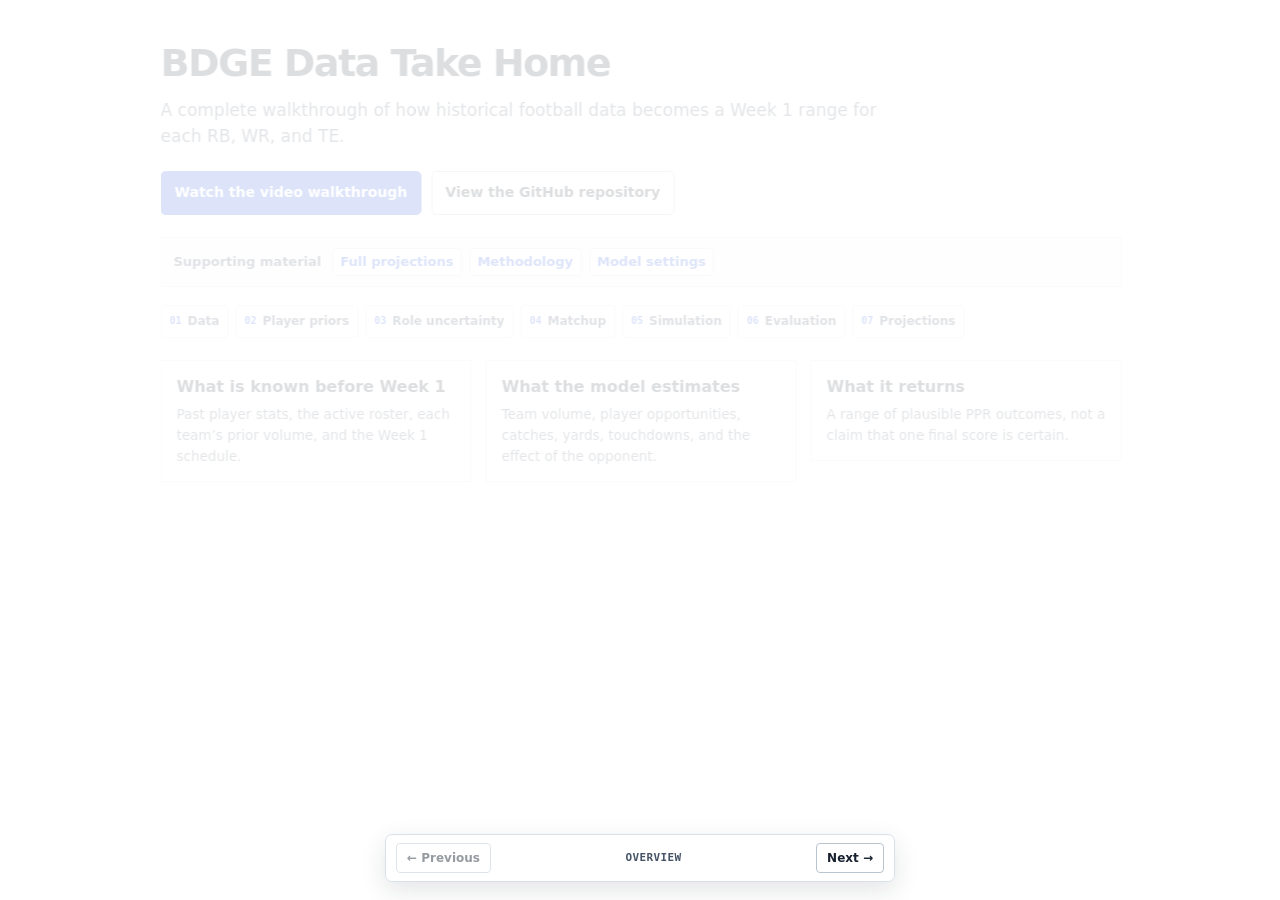
<file: docs/index.html>
<!doctype html>
<html lang="en">
<head>
  <meta charset="utf-8">
  <meta http-equiv="refresh" content="0; url=week1_projection_demo.html">
  <meta name="viewport" content="width=device-width,initial-scale=1">
  <title>BDGE Data Take Home</title>
</head>
<body>
  <p><a href="week1_projection_demo.html">Open the BDGE Data Take Home walkthrough.</a></p>
</body>
</html>
</file>
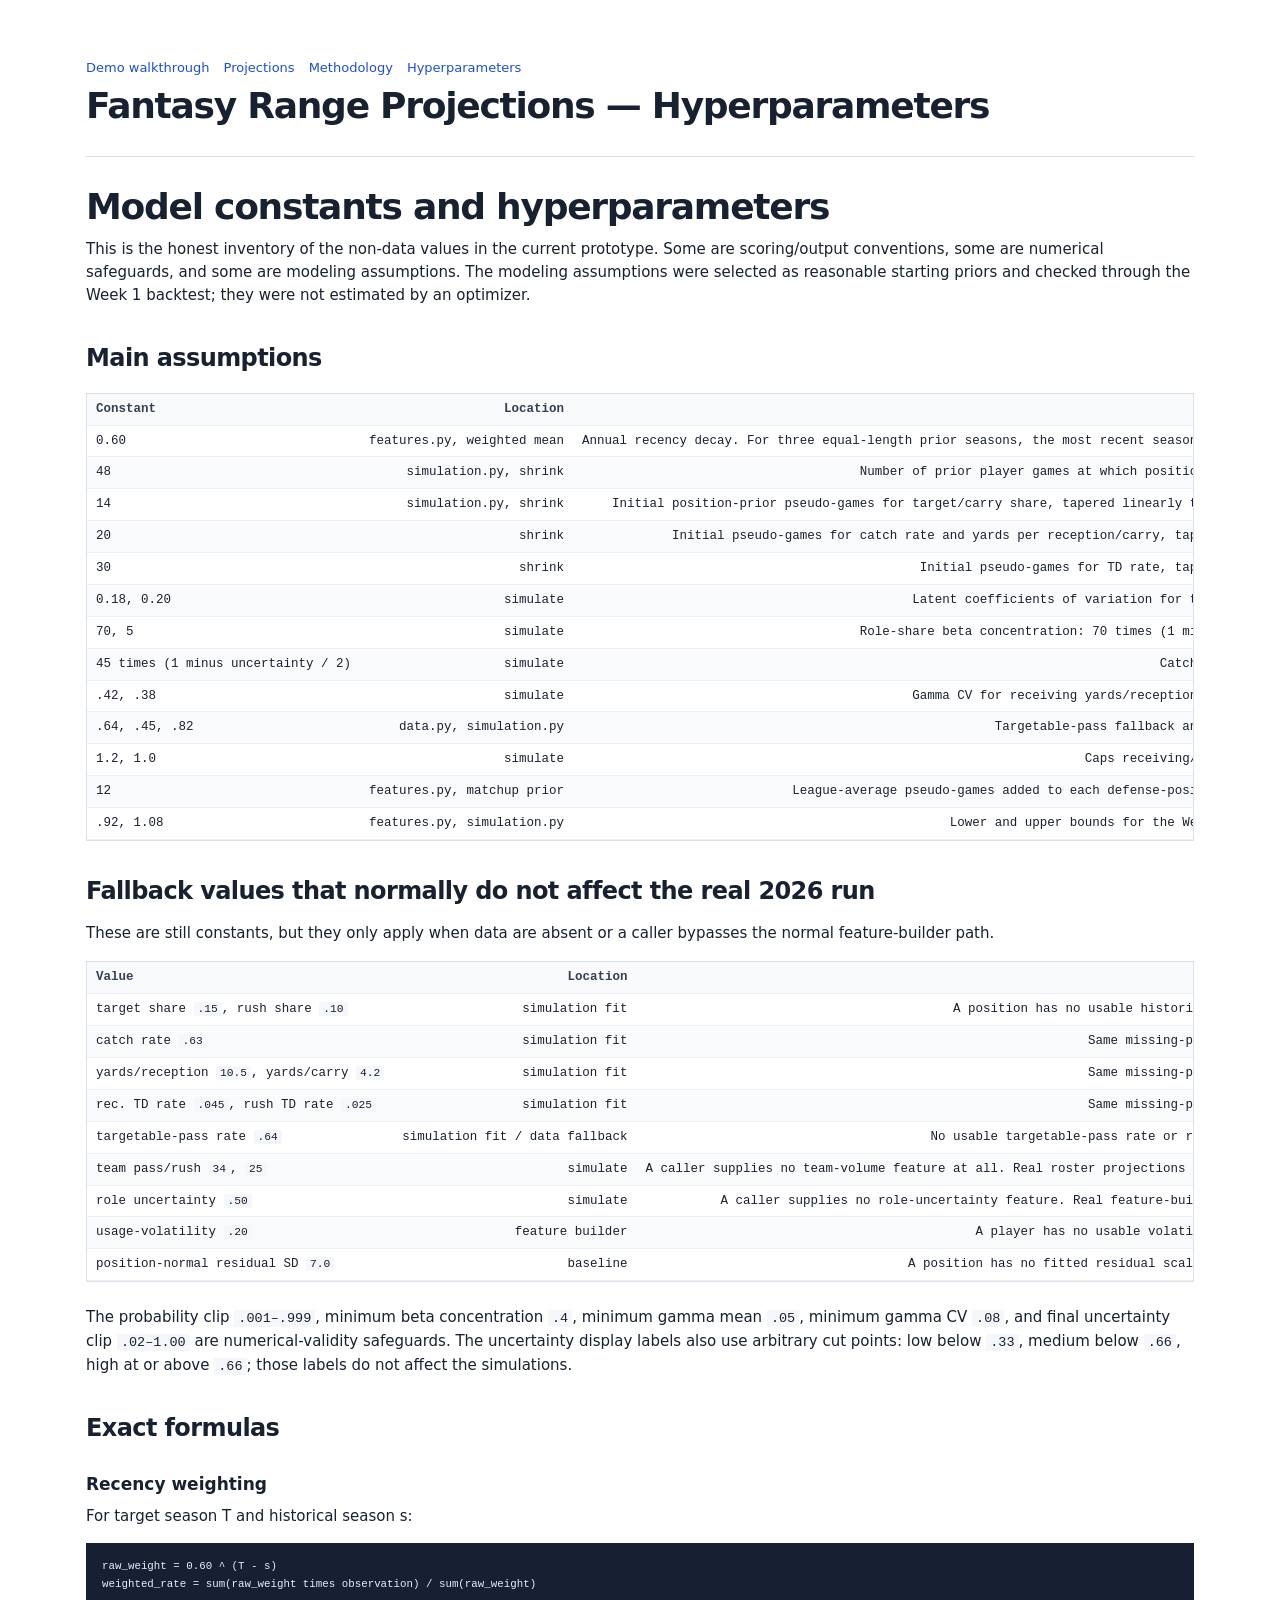
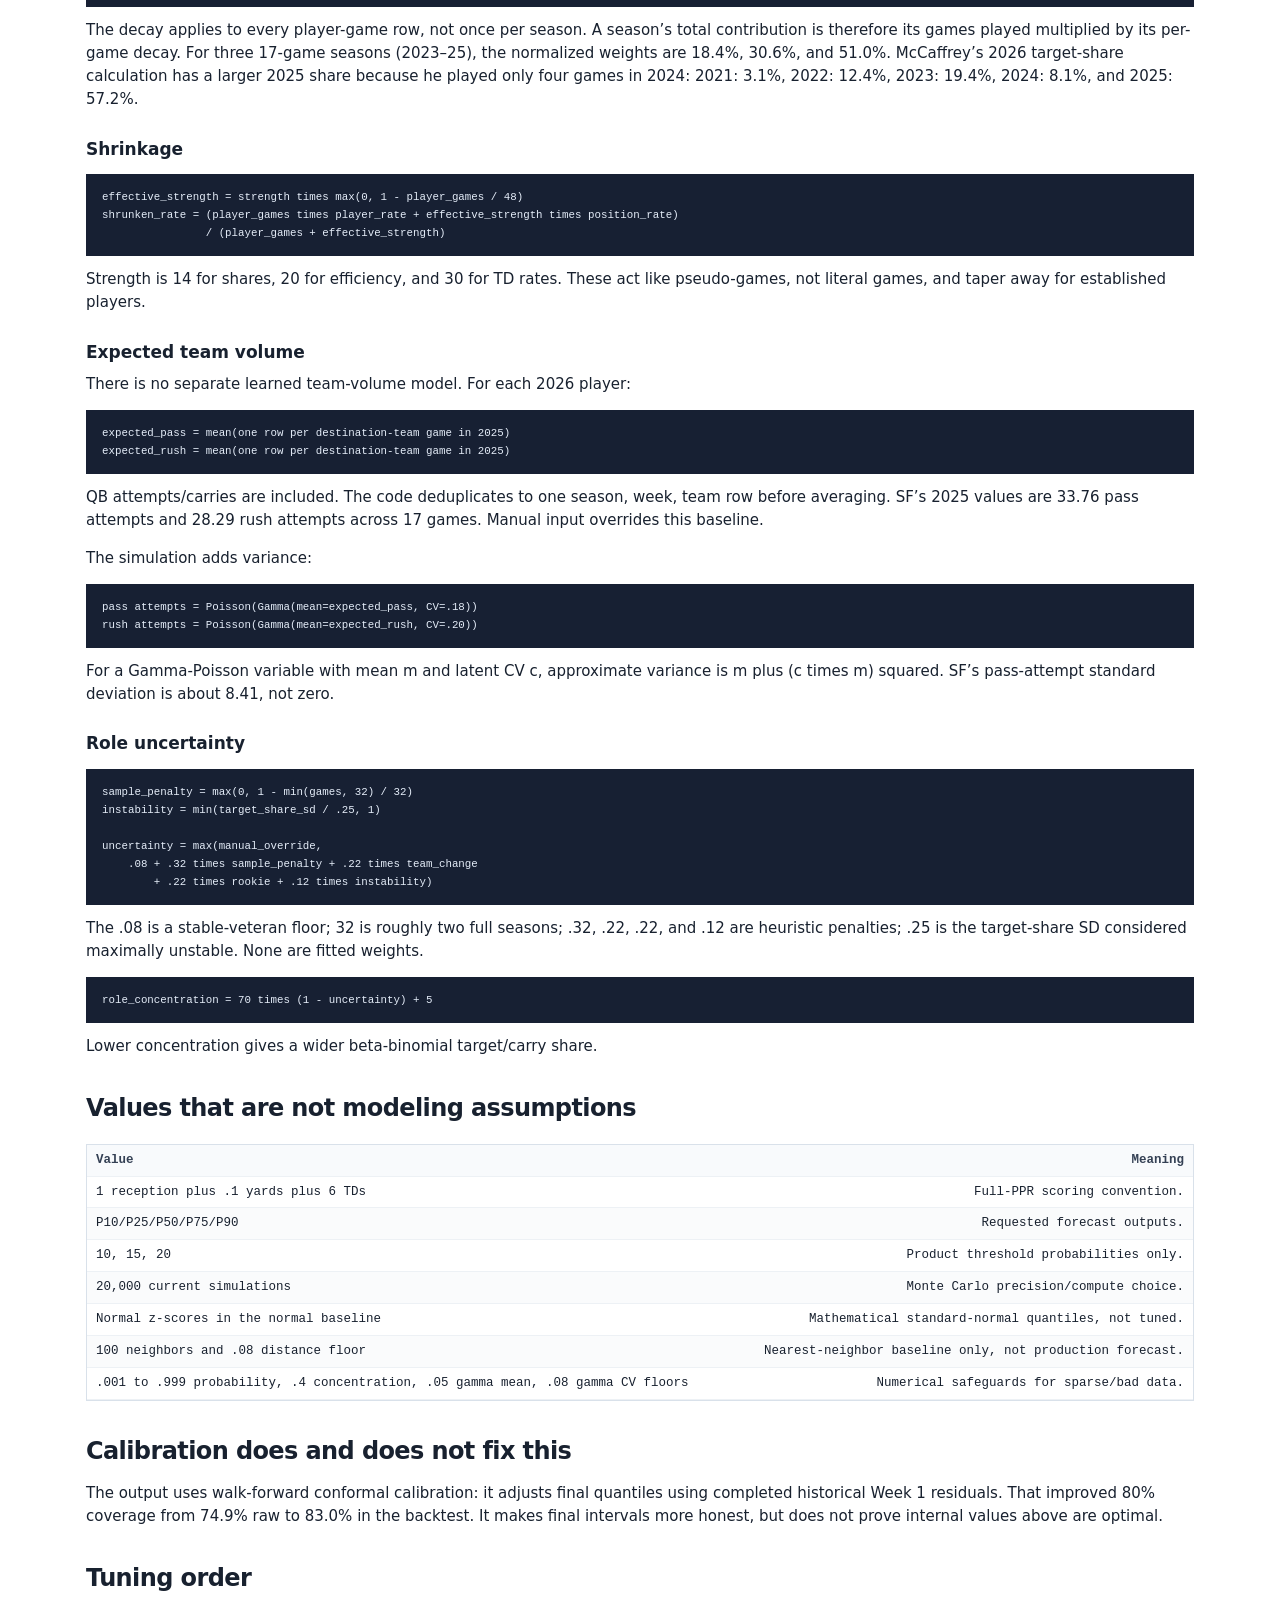
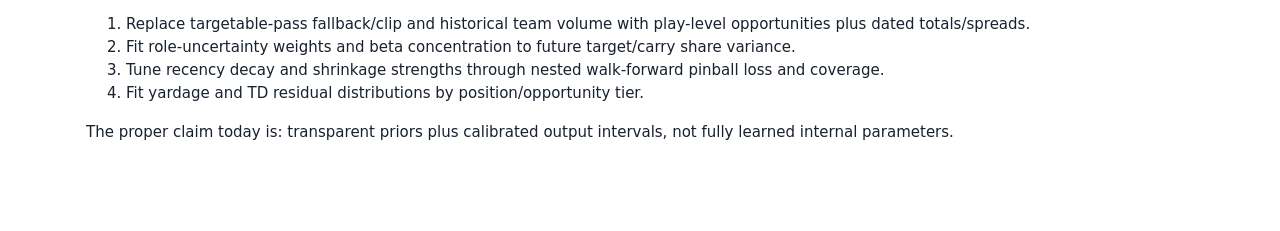
<file: docs/hyperparameters.html>
<!DOCTYPE html>
<html xmlns="http://www.w3.org/1999/xhtml" lang="" xml:lang="">
<head>
  <meta charset="utf-8" />
  <meta name="generator" content="pandoc" />
  <meta name="viewport" content="width=device-width, initial-scale=1.0, user-scalable=yes" />
  <title>Fantasy Range Projections — Hyperparameters</title>
  <style>
    code{white-space: pre-wrap;}
    span.smallcaps{font-variant: small-caps;}
    div.columns{display: flex; gap: min(4vw, 1.5em);}
    div.column{flex: auto; overflow-x: auto;}
    div.hanging-indent{margin-left: 1.5em; text-indent: -1.5em;}
    /* The extra [class] is a hack that increases specificity enough to
       override a similar rule in reveal.js */
    ul.task-list[class]{list-style: none;}
    ul.task-list li input[type="checkbox"] {
      font-size: inherit;
      width: 0.8em;
      margin: 0 0.8em 0.2em -1.6em;
      vertical-align: middle;
    }
    .display.math{display: block; text-align: center; margin: 0.5rem auto;}
  </style>
  <link rel="stylesheet" href="demo.css" />
</head>
<body>
<nav>
  <a href="week1_projection_demo.html">Demo walkthrough</a>
  <a href="projections.html">Projections</a>
  <a href="methodology.html">Methodology</a>
  <a href="hyperparameters.html">Hyperparameters</a>
</nav>
<header id="title-block-header">
<h1 class="title">Fantasy Range Projections — Hyperparameters</h1>
</header>
<h1 id="model-constants-and-hyperparameters">Model constants and
hyperparameters</h1>
<p>This is the honest inventory of the non-data values in the current
prototype. Some are scoring/output conventions, some are numerical
safeguards, and some are modeling assumptions. The modeling assumptions
were selected as reasonable starting priors and checked through the Week
1 backtest; they were not estimated by an optimizer.</p>
<h2 id="main-assumptions">Main assumptions</h2>
<table>
<colgroup>
<col style="width: 25%" />
<col style="width: 25%" />
<col style="width: 25%" />
<col style="width: 25%" />
</colgroup>
<thead>
<tr class="header">
<th>Constant</th>
<th>Location</th>
<th>Meaning and effect</th>
<th>Status / what to do</th>
</tr>
</thead>
<tbody>
<tr class="odd">
<td>0.60</td>
<td>features.py, weighted mean</td>
<td>Annual recency decay. For three equal-length prior seasons, the most
recent season has 51.0% of the weight.</td>
<td>Heuristic. Tune through nested walk-forward validation over .50 to
.90.</td>
</tr>
<tr class="even">
<td>48</td>
<td>simulation.py, shrink</td>
<td>Number of prior player games at which positional pooling reaches
zero.</td>
<td>Heuristic. Roughly three full seasons; prevents an established
starter being pulled toward a prior that includes backups.</td>
</tr>
<tr class="odd">
<td>14</td>
<td>simulation.py, shrink</td>
<td>Initial position-prior pseudo-games for target/carry share, tapered
linearly to zero by 48 prior games.</td>
<td>Heuristic. Most relevant to sparse histories.</td>
</tr>
<tr class="even">
<td>20</td>
<td>shrink</td>
<td>Initial pseudo-games for catch rate and yards per reception/carry,
tapered to zero by 48 games.</td>
<td>Heuristic. More pooling for limited efficiency samples.</td>
</tr>
<tr class="odd">
<td>30</td>
<td>shrink</td>
<td>Initial pseudo-games for TD rate, tapered to zero by 48 games.</td>
<td>Heuristic. Stronger pooling for sparse TD samples.</td>
</tr>
<tr class="even">
<td>0.18, 0.20</td>
<td>simulate</td>
<td>Latent coefficients of variation for team pass and rush volume.</td>
<td>Heuristic. Estimate historical team-game residual variation
instead.</td>
</tr>
<tr class="odd">
<td>70, 5</td>
<td>simulate</td>
<td>Role-share beta concentration: 70 times (1 minus uncertainty), plus
5.</td>
<td>Heuristic. Sets role-driven range width.</td>
</tr>
<tr class="even">
<td>45 times (1 minus uncertainty / 2)</td>
<td>simulate</td>
<td>Catch-rate beta concentration.</td>
<td>Heuristic. Says catch rates vary less than workload shares.</td>
</tr>
<tr class="odd">
<td>.42, .38</td>
<td>simulate</td>
<td>Gamma CV for receiving yards/reception and rushing yards/carry.</td>
<td>Heuristic. Estimate by position/opportunity tier.</td>
</tr>
<tr class="even">
<td>.64, .45, .82</td>
<td>data.py, simulation.py</td>
<td>Targetable-pass fallback and lower/upper guardrails.</td>
<td>Data-quality heuristic. Material: the RB rate reaches the .82
ceiling.</td>
</tr>
<tr class="odd">
<td>1.2, 1.0</td>
<td>simulate</td>
<td>Caps receiving/rushing TD Poisson rates.</td>
<td>Guardrails against malformed input, not football laws.</td>
</tr>
<tr class="even">
<td>12</td>
<td>features.py, matchup prior</td>
<td>League-average pseudo-games added to each defense-position
points-allowed rate.</td>
<td>Heuristic shrinkage for noisy defense performance; tune only through
walk-forward validation.</td>
</tr>
<tr class="odd">
<td>.92, 1.08</td>
<td>features.py, simulation.py</td>
<td>Lower and upper bounds for the Week 1 opponent multiplier.</td>
<td>Intentional ±8% cap: matchup should refine a forecast, not dominate
it.</td>
</tr>
</tbody>
</table>
<h2
id="fallback-values-that-normally-do-not-affect-the-real-2026-run">Fallback
values that normally do not affect the real 2026 run</h2>
<p>These are still constants, but they only apply when data are absent
or a caller bypasses the normal feature-builder path.</p>
<table>
<colgroup>
<col style="width: 33%" />
<col style="width: 33%" />
<col style="width: 33%" />
</colgroup>
<thead>
<tr class="header">
<th>Value</th>
<th>Location</th>
<th>Used when</th>
</tr>
</thead>
<tbody>
<tr class="odd">
<td>target share <code>.15</code>, rush share <code>.10</code></td>
<td>simulation fit</td>
<td>A position has no usable historical observations.</td>
</tr>
<tr class="even">
<td>catch rate <code>.63</code></td>
<td>simulation fit</td>
<td>Same missing-position fallback.</td>
</tr>
<tr class="odd">
<td>yards/reception <code>10.5</code>, yards/carry <code>4.2</code></td>
<td>simulation fit</td>
<td>Same missing-position fallback.</td>
</tr>
<tr class="even">
<td>rec. TD rate <code>.045</code>, rush TD rate <code>.025</code></td>
<td>simulation fit</td>
<td>Same missing-position fallback.</td>
</tr>
<tr class="odd">
<td>targetable-pass rate <code>.64</code></td>
<td>simulation fit / data fallback</td>
<td>No usable targetable-pass rate or raw pass attempts.</td>
</tr>
<tr class="even">
<td>team pass/rush <code>34</code>, <code>25</code></td>
<td>simulate</td>
<td>A caller supplies no team-volume feature at all. Real roster
projections do not use these.</td>
</tr>
<tr class="odd">
<td>role uncertainty <code>.50</code></td>
<td>simulate</td>
<td>A caller supplies no role-uncertainty feature. Real feature-builder
output does.</td>
</tr>
<tr class="even">
<td>usage-volatility <code>.20</code></td>
<td>feature builder</td>
<td>A player has no usable volatility measurement.</td>
</tr>
<tr class="odd">
<td>position-normal residual SD <code>7.0</code></td>
<td>baseline</td>
<td>A position has no fitted residual scale. Baseline only.</td>
</tr>
</tbody>
</table>
<p>The probability clip <code>.001–.999</code>, minimum beta
concentration <code>.4</code>, minimum gamma mean <code>.05</code>,
minimum gamma CV <code>.08</code>, and final uncertainty clip
<code>.02–1.00</code> are numerical-validity safeguards. The uncertainty
display labels also use arbitrary cut points: low below
<code>.33</code>, medium below <code>.66</code>, high at or above
<code>.66</code>; those labels do not affect the simulations.</p>
<h2 id="exact-formulas">Exact formulas</h2>
<h3 id="recency-weighting">Recency weighting</h3>
<p>For target season T and historical season s:</p>
<pre class="text"><code>raw_weight = 0.60 ^ (T - s)
weighted_rate = sum(raw_weight times observation) / sum(raw_weight)</code></pre>
<p>The decay applies to every player-game row, not once per season. A
season’s total contribution is therefore its games played multiplied by
its per-game decay. For three 17-game seasons (2023–25), the normalized
weights are 18.4%, 30.6%, and 51.0%. McCaffrey’s 2026 target-share
calculation has a larger 2025 share because he played only four games in
2024: 2021: 3.1%, 2022: 12.4%, 2023: 19.4%, 2024: 8.1%, and 2025:
57.2%.</p>
<h3 id="shrinkage">Shrinkage</h3>
<pre class="text"><code>effective_strength = strength times max(0, 1 - player_games / 48)
shrunken_rate = (player_games times player_rate + effective_strength times position_rate)
                / (player_games + effective_strength)</code></pre>
<p>Strength is 14 for shares, 20 for efficiency, and 30 for TD rates.
These act like pseudo-games, not literal games, and taper away for
established players.</p>
<h3 id="expected-team-volume">Expected team volume</h3>
<p>There is no separate learned team-volume model. For each 2026
player:</p>
<pre class="text"><code>expected_pass = mean(one row per destination-team game in 2025)
expected_rush = mean(one row per destination-team game in 2025)</code></pre>
<p>QB attempts/carries are included. The code deduplicates to one
season, week, team row before averaging. SF’s 2025 values are 33.76 pass
attempts and 28.29 rush attempts across 17 games. Manual input overrides
this baseline.</p>
<p>The simulation adds variance:</p>
<pre class="text"><code>pass attempts = Poisson(Gamma(mean=expected_pass, CV=.18))
rush attempts = Poisson(Gamma(mean=expected_rush, CV=.20))</code></pre>
<p>For a Gamma-Poisson variable with mean m and latent CV c, approximate
variance is m plus (c times m) squared. SF’s pass-attempt standard
deviation is about 8.41, not zero.</p>
<h3 id="role-uncertainty">Role uncertainty</h3>
<pre class="text"><code>sample_penalty = max(0, 1 - min(games, 32) / 32)
instability = min(target_share_sd / .25, 1)

uncertainty = max(manual_override,
    .08 + .32 times sample_penalty + .22 times team_change
        + .22 times rookie + .12 times instability)</code></pre>
<p>The .08 is a stable-veteran floor; 32 is roughly two full seasons;
.32, .22, .22, and .12 are heuristic penalties; .25 is the target-share
SD considered maximally unstable. None are fitted weights.</p>
<pre class="text"><code>role_concentration = 70 times (1 - uncertainty) + 5</code></pre>
<p>Lower concentration gives a wider beta-binomial target/carry
share.</p>
<h2 id="values-that-are-not-modeling-assumptions">Values that are not
modeling assumptions</h2>
<table>
<colgroup>
<col style="width: 50%" />
<col style="width: 50%" />
</colgroup>
<thead>
<tr class="header">
<th>Value</th>
<th>Meaning</th>
</tr>
</thead>
<tbody>
<tr class="odd">
<td>1 reception plus .1 yards plus 6 TDs</td>
<td>Full-PPR scoring convention.</td>
</tr>
<tr class="even">
<td>P10/P25/P50/P75/P90</td>
<td>Requested forecast outputs.</td>
</tr>
<tr class="odd">
<td>10, 15, 20</td>
<td>Product threshold probabilities only.</td>
</tr>
<tr class="even">
<td>20,000 current simulations</td>
<td>Monte Carlo precision/compute choice.</td>
</tr>
<tr class="odd">
<td>Normal z-scores in the normal baseline</td>
<td>Mathematical standard-normal quantiles, not tuned.</td>
</tr>
<tr class="even">
<td>100 neighbors and .08 distance floor</td>
<td>Nearest-neighbor baseline only, not production forecast.</td>
</tr>
<tr class="odd">
<td>.001 to .999 probability, .4 concentration, .05 gamma mean, .08
gamma CV floors</td>
<td>Numerical safeguards for sparse/bad data.</td>
</tr>
</tbody>
</table>
<h2 id="calibration-does-and-does-not-fix-this">Calibration does and
does not fix this</h2>
<p>The output uses walk-forward conformal calibration: it adjusts final
quantiles using completed historical Week 1 residuals. That improved 80%
coverage from 74.9% raw to 83.0% in the backtest. It makes final
intervals more honest, but does not prove internal values above are
optimal.</p>
<h2 id="tuning-order">Tuning order</h2>
<ol type="1">
<li>Replace targetable-pass fallback/clip and historical team volume
with play-level opportunities plus dated totals/spreads.</li>
<li>Fit role-uncertainty weights and beta concentration to future
target/carry share variance.</li>
<li>Tune recency decay and shrinkage strengths through nested
walk-forward pinball loss and coverage.</li>
<li>Fit yardage and TD residual distributions by position/opportunity
tier.</li>
</ol>
<p>The proper claim today is: transparent priors plus calibrated output
intervals, not fully learned internal parameters.</p>
</body>
</html>
</file>
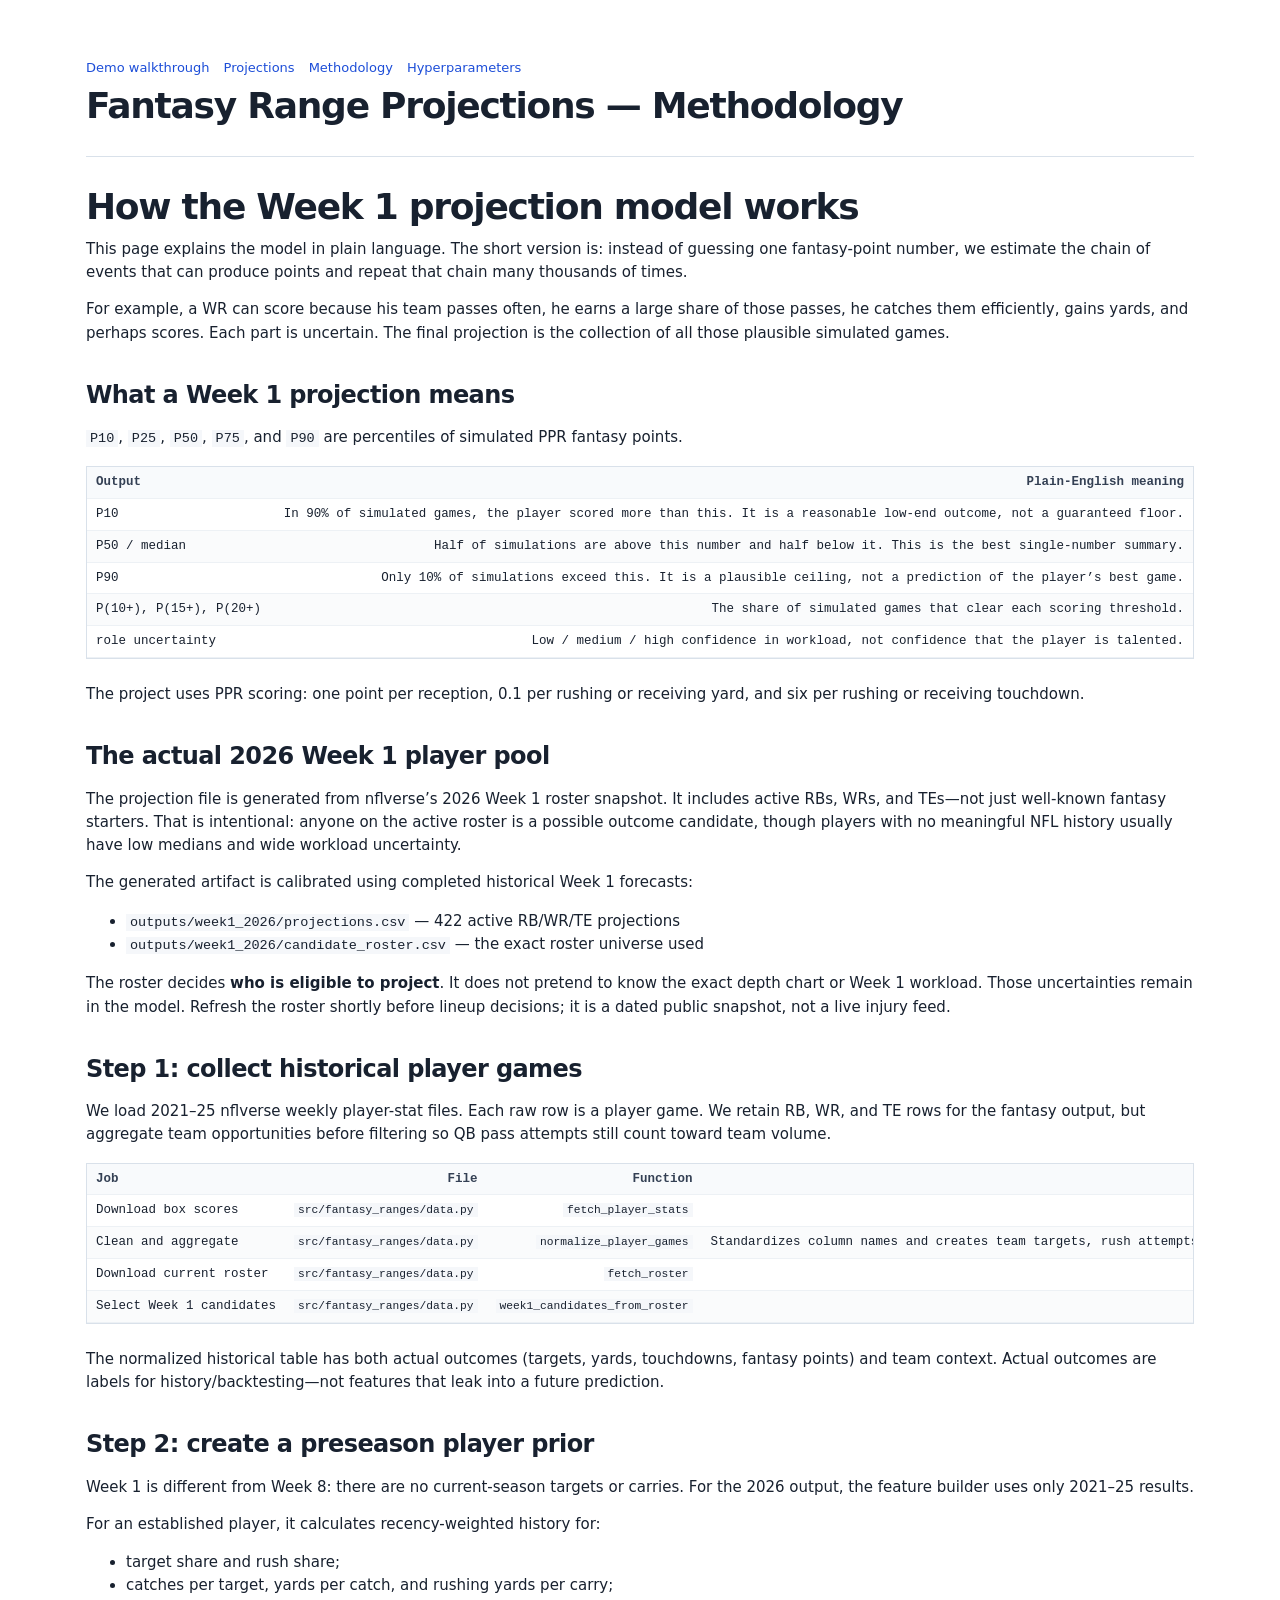
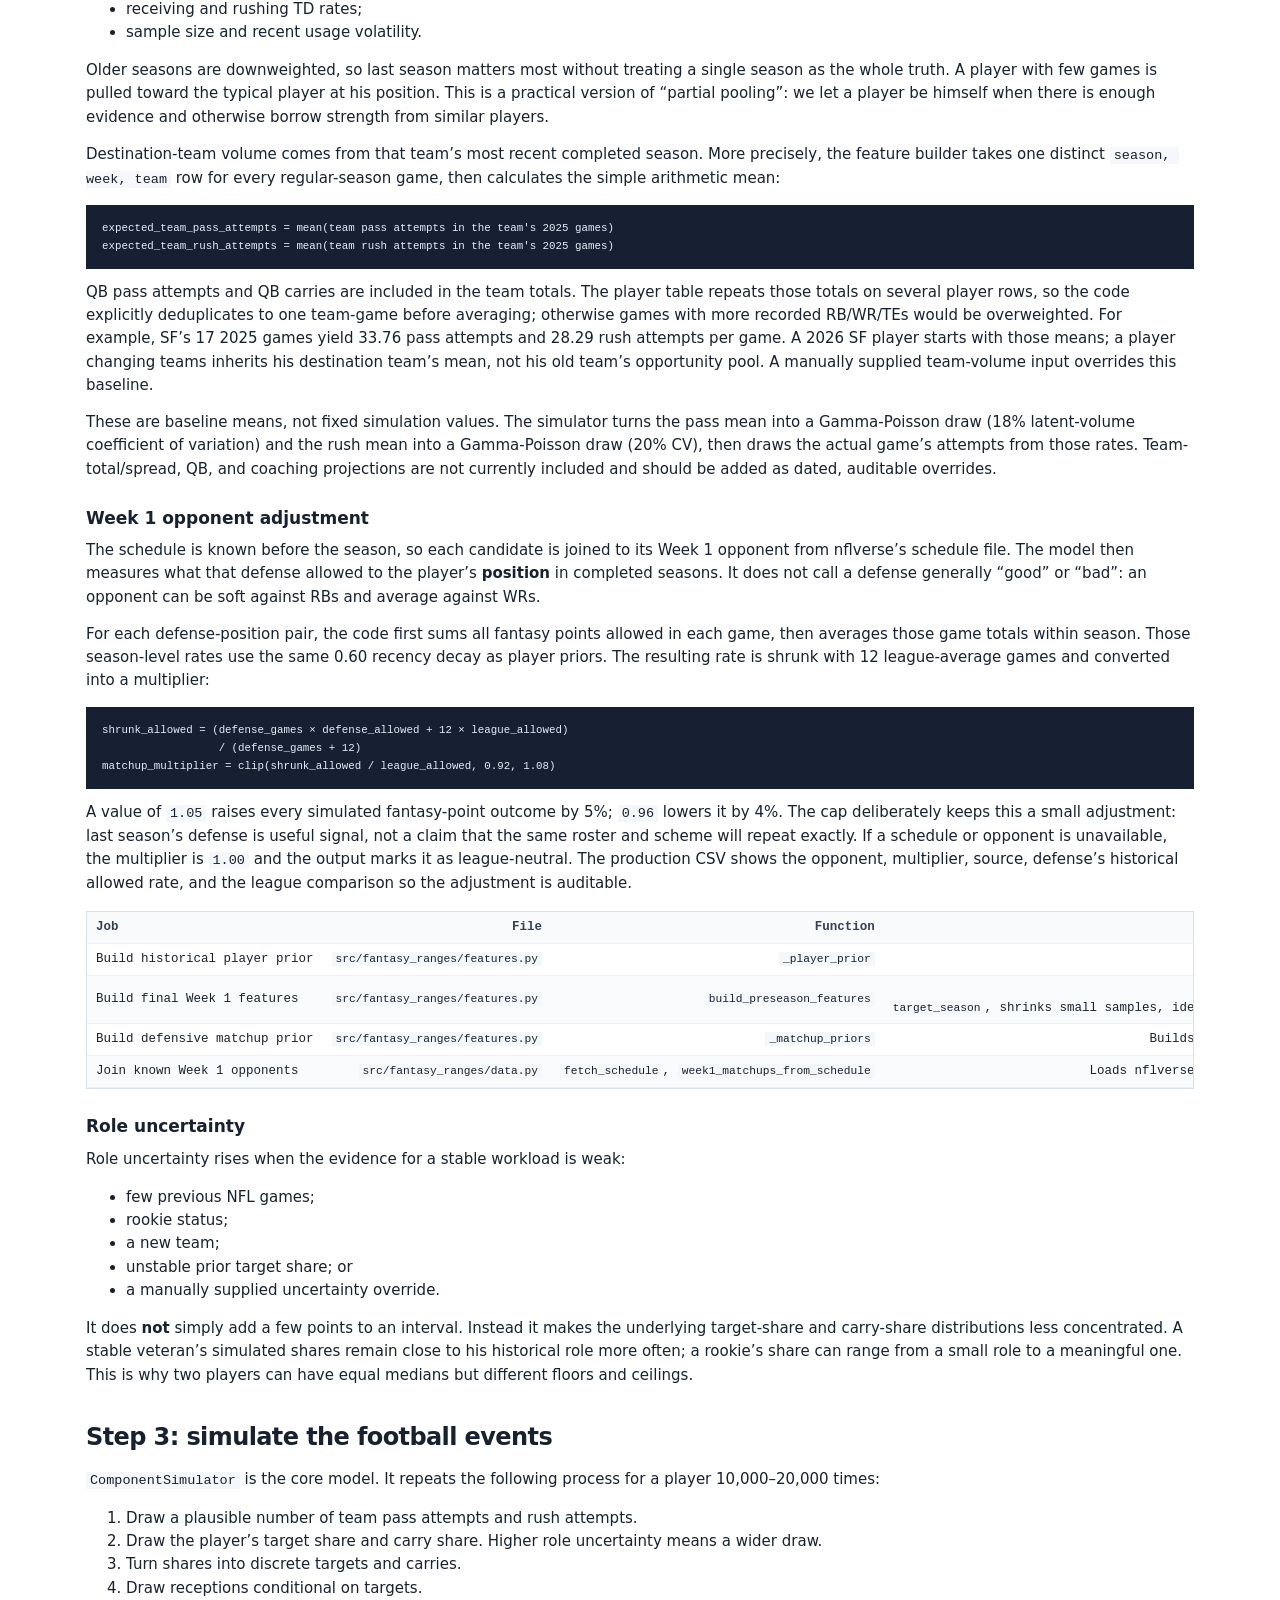
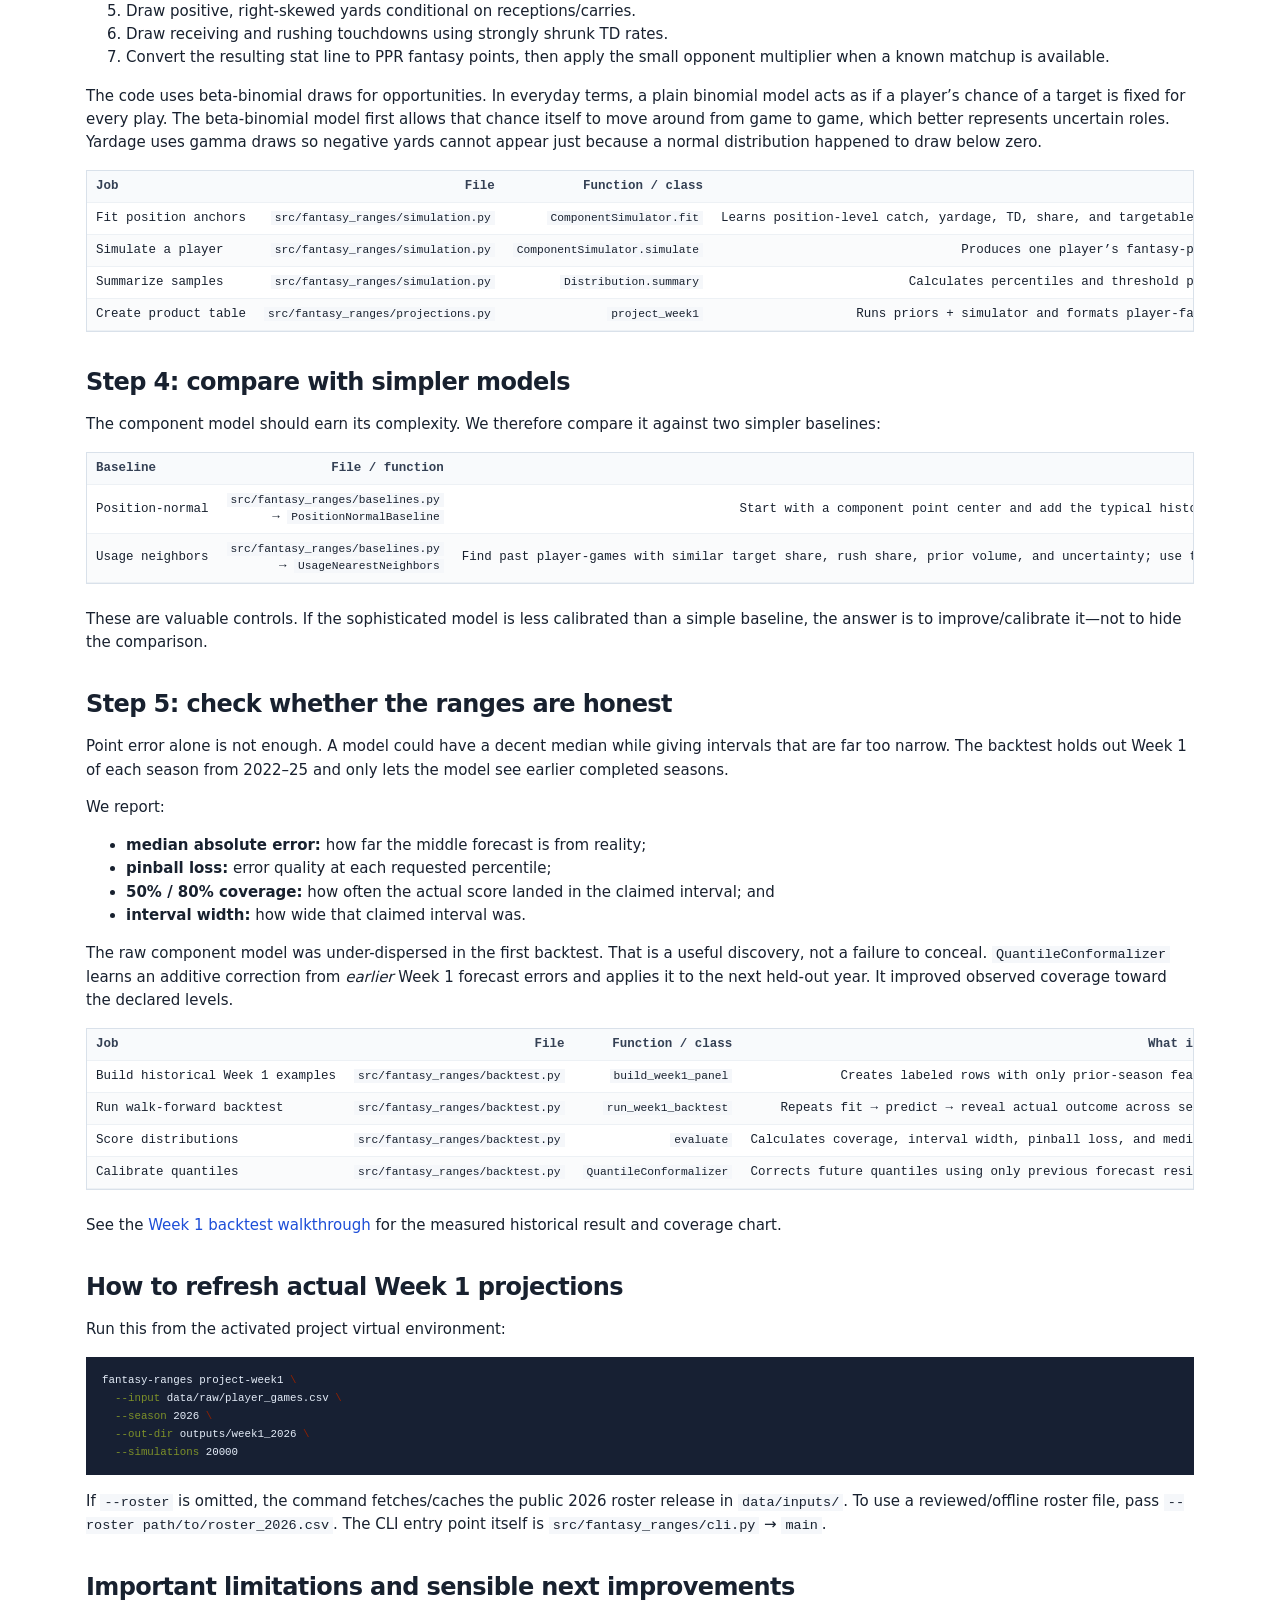
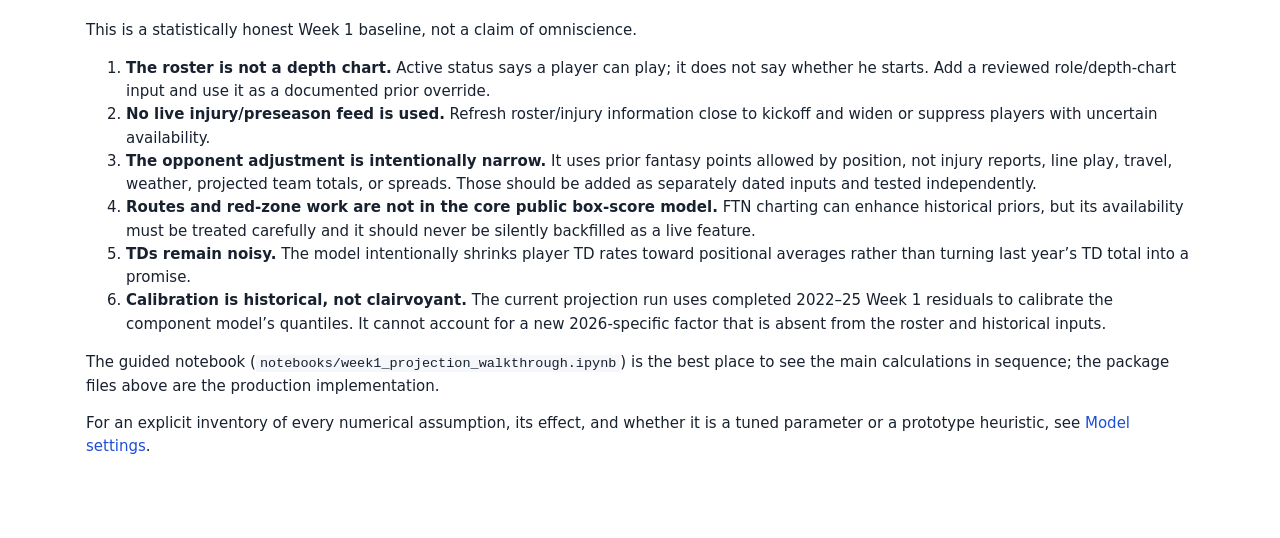
<file: docs/methodology.html>
<!DOCTYPE html>
<html xmlns="http://www.w3.org/1999/xhtml" lang="" xml:lang="">
<head>
  <meta charset="utf-8" />
  <meta name="generator" content="pandoc" />
  <meta name="viewport" content="width=device-width, initial-scale=1.0, user-scalable=yes" />
  <title>Fantasy Range Projections — Methodology</title>
  <style>
    code{white-space: pre-wrap;}
    span.smallcaps{font-variant: small-caps;}
    div.columns{display: flex; gap: min(4vw, 1.5em);}
    div.column{flex: auto; overflow-x: auto;}
    div.hanging-indent{margin-left: 1.5em; text-indent: -1.5em;}
    /* The extra [class] is a hack that increases specificity enough to
       override a similar rule in reveal.js */
    ul.task-list[class]{list-style: none;}
    ul.task-list li input[type="checkbox"] {
      font-size: inherit;
      width: 0.8em;
      margin: 0 0.8em 0.2em -1.6em;
      vertical-align: middle;
    }
    .display.math{display: block; text-align: center; margin: 0.5rem auto;}
    /* CSS for syntax highlighting */
    pre > code.sourceCode { white-space: pre; position: relative; }
    pre > code.sourceCode > span { line-height: 1.25; }
    pre > code.sourceCode > span:empty { height: 1.2em; }
    .sourceCode { overflow: visible; }
    code.sourceCode > span { color: inherit; text-decoration: inherit; }
    div.sourceCode { margin: 1em 0; }
    pre.sourceCode { margin: 0; }
    @media screen {
    div.sourceCode { overflow: auto; }
    }
    @media print {
    pre > code.sourceCode { white-space: pre-wrap; }
    pre > code.sourceCode > span { display: inline-block; text-indent: -5em; padding-left: 5em; }
    }
    pre.numberSource code
      { counter-reset: source-line 0; }
    pre.numberSource code > span
      { position: relative; left: -4em; counter-increment: source-line; }
    pre.numberSource code > span > a:first-child::before
      { content: counter(source-line);
        position: relative; left: -1em; text-align: right; vertical-align: baseline;
        border: none; display: inline-block;
        -webkit-touch-callout: none; -webkit-user-select: none;
        -khtml-user-select: none; -moz-user-select: none;
        -ms-user-select: none; user-select: none;
        padding: 0 4px; width: 4em;
        color: #aaaaaa;
      }
    pre.numberSource { margin-left: 3em; border-left: 1px solid #aaaaaa;  padding-left: 4px; }
    div.sourceCode
      {   }
    @media screen {
    pre > code.sourceCode > span > a:first-child::before { text-decoration: underline; }
    }
    code span.al { color: #ff0000; font-weight: bold; } /* Alert */
    code span.an { color: #60a0b0; font-weight: bold; font-style: italic; } /* Annotation */
    code span.at { color: #7d9029; } /* Attribute */
    code span.bn { color: #40a070; } /* BaseN */
    code span.bu { color: #008000; } /* BuiltIn */
    code span.cf { color: #007020; font-weight: bold; } /* ControlFlow */
    code span.ch { color: #4070a0; } /* Char */
    code span.cn { color: #880000; } /* Constant */
    code span.co { color: #60a0b0; font-style: italic; } /* Comment */
    code span.cv { color: #60a0b0; font-weight: bold; font-style: italic; } /* CommentVar */
    code span.do { color: #ba2121; font-style: italic; } /* Documentation */
    code span.dt { color: #902000; } /* DataType */
    code span.dv { color: #40a070; } /* DecVal */
    code span.er { color: #ff0000; font-weight: bold; } /* Error */
    code span.ex { } /* Extension */
    code span.fl { color: #40a070; } /* Float */
    code span.fu { color: #06287e; } /* Function */
    code span.im { color: #008000; font-weight: bold; } /* Import */
    code span.in { color: #60a0b0; font-weight: bold; font-style: italic; } /* Information */
    code span.kw { color: #007020; font-weight: bold; } /* Keyword */
    code span.op { color: #666666; } /* Operator */
    code span.ot { color: #007020; } /* Other */
    code span.pp { color: #bc7a00; } /* Preprocessor */
    code span.sc { color: #4070a0; } /* SpecialChar */
    code span.ss { color: #bb6688; } /* SpecialString */
    code span.st { color: #4070a0; } /* String */
    code span.va { color: #19177c; } /* Variable */
    code span.vs { color: #4070a0; } /* VerbatimString */
    code span.wa { color: #60a0b0; font-weight: bold; font-style: italic; } /* Warning */
  </style>
  <link rel="stylesheet" href="demo.css" />
</head>
<body>
<nav>
  <a href="week1_projection_demo.html">Demo walkthrough</a>
  <a href="projections.html">Projections</a>
  <a href="methodology.html">Methodology</a>
  <a href="hyperparameters.html">Hyperparameters</a>
</nav>
<header id="title-block-header">
<h1 class="title">Fantasy Range Projections — Methodology</h1>
</header>
<h1 id="how-the-week-1-projection-model-works">How the Week 1 projection
model works</h1>
<p>This page explains the model in plain language. The short version is:
instead of guessing one fantasy-point number, we estimate the chain of
events that can produce points and repeat that chain many thousands of
times.</p>
<p>For example, a WR can score because his team passes often, he earns a
large share of those passes, he catches them efficiently, gains yards,
and perhaps scores. Each part is uncertain. The final projection is the
collection of all those plausible simulated games.</p>
<h2 id="what-a-week-1-projection-means">What a Week 1 projection
means</h2>
<p><code>P10</code>, <code>P25</code>, <code>P50</code>,
<code>P75</code>, and <code>P90</code> are percentiles of simulated PPR
fantasy points.</p>
<table>
<colgroup>
<col style="width: 50%" />
<col style="width: 50%" />
</colgroup>
<thead>
<tr class="header">
<th>Output</th>
<th>Plain-English meaning</th>
</tr>
</thead>
<tbody>
<tr class="odd">
<td>P10</td>
<td>In 90% of simulated games, the player scored more than this. It is a
reasonable low-end outcome, not a guaranteed floor.</td>
</tr>
<tr class="even">
<td>P50 / median</td>
<td>Half of simulations are above this number and half below it. This is
the best single-number summary.</td>
</tr>
<tr class="odd">
<td>P90</td>
<td>Only 10% of simulations exceed this. It is a plausible ceiling, not
a prediction of the player’s best game.</td>
</tr>
<tr class="even">
<td>P(10+), P(15+), P(20+)</td>
<td>The share of simulated games that clear each scoring threshold.</td>
</tr>
<tr class="odd">
<td>role uncertainty</td>
<td>Low / medium / high confidence in workload, not confidence that the
player is talented.</td>
</tr>
</tbody>
</table>
<p>The project uses PPR scoring: one point per reception, 0.1 per
rushing or receiving yard, and six per rushing or receiving
touchdown.</p>
<h2 id="the-actual-2026-week-1-player-pool">The actual 2026 Week 1
player pool</h2>
<p>The projection file is generated from nflverse’s 2026 Week 1 roster
snapshot. It includes active RBs, WRs, and TEs—not just well-known
fantasy starters. That is intentional: anyone on the active roster is a
possible outcome candidate, though players with no meaningful NFL
history usually have low medians and wide workload uncertainty.</p>
<p>The generated artifact is calibrated using completed historical Week
1 forecasts:</p>
<ul>
<li><code>outputs/week1_2026/projections.csv</code> — 422 active
RB/WR/TE projections</li>
<li><code>outputs/week1_2026/candidate_roster.csv</code> — the exact
roster universe used</li>
</ul>
<p>The roster decides <strong>who is eligible to project</strong>. It
does not pretend to know the exact depth chart or Week 1 workload. Those
uncertainties remain in the model. Refresh the roster shortly before
lineup decisions; it is a dated public snapshot, not a live injury
feed.</p>
<h2 id="step-1-collect-historical-player-games">Step 1: collect
historical player games</h2>
<p>We load 2021–25 nflverse weekly player-stat files. Each raw row is a
player game. We retain RB, WR, and TE rows for the fantasy output, but
aggregate team opportunities before filtering so QB pass attempts still
count toward team volume.</p>
<table>
<colgroup>
<col style="width: 25%" />
<col style="width: 25%" />
<col style="width: 25%" />
<col style="width: 25%" />
</colgroup>
<thead>
<tr class="header">
<th>Job</th>
<th>File</th>
<th>Function</th>
<th>What it does</th>
</tr>
</thead>
<tbody>
<tr class="odd">
<td>Download box scores</td>
<td><code>src/fantasy_ranges/data.py</code></td>
<td><code>fetch_player_stats</code></td>
<td>Downloads/caches the nflverse weekly stats CSVs.</td>
</tr>
<tr class="even">
<td>Clean and aggregate</td>
<td><code>src/fantasy_ranges/data.py</code></td>
<td><code>normalize_player_games</code></td>
<td>Standardizes column names and creates team targets, rush attempts,
pass attempts, player target share, and player rush share.</td>
</tr>
<tr class="odd">
<td>Download current roster</td>
<td><code>src/fantasy_ranges/data.py</code></td>
<td><code>fetch_roster</code></td>
<td>Downloads/caches the season roster release.</td>
</tr>
<tr class="even">
<td>Select Week 1 candidates</td>
<td><code>src/fantasy_ranges/data.py</code></td>
<td><code>week1_candidates_from_roster</code></td>
<td>Keeps active RB/WR/TEs, maps IDs/names, and flags rookies.</td>
</tr>
</tbody>
</table>
<p>The normalized historical table has both actual outcomes (targets,
yards, touchdowns, fantasy points) and team context. Actual outcomes are
labels for history/backtesting—not features that leak into a future
prediction.</p>
<h2 id="step-2-create-a-preseason-player-prior">Step 2: create a
preseason player prior</h2>
<p>Week 1 is different from Week 8: there are no current-season targets
or carries. For the 2026 output, the feature builder uses only 2021–25
results.</p>
<p>For an established player, it calculates recency-weighted history
for:</p>
<ul>
<li>target share and rush share;</li>
<li>catches per target, yards per catch, and rushing yards per
carry;</li>
<li>receiving and rushing TD rates;</li>
<li>sample size and recent usage volatility.</li>
</ul>
<p>Older seasons are downweighted, so last season matters most without
treating a single season as the whole truth. A player with few games is
pulled toward the typical player at his position. This is a practical
version of “partial pooling”: we let a player be himself when there is
enough evidence and otherwise borrow strength from similar players.</p>
<p>Destination-team volume comes from that team’s most recent completed
season. More precisely, the feature builder takes one distinct
<code>season, week, team</code> row for every regular-season game, then
calculates the simple arithmetic mean:</p>
<pre class="text"><code>expected_team_pass_attempts = mean(team pass attempts in the team&#39;s 2025 games)
expected_team_rush_attempts = mean(team rush attempts in the team&#39;s 2025 games)</code></pre>
<p>QB pass attempts and QB carries are included in the team totals. The
player table repeats those totals on several player rows, so the code
explicitly deduplicates to one team-game before averaging; otherwise
games with more recorded RB/WR/TEs would be overweighted. For example,
SF’s 17 2025 games yield 33.76 pass attempts and 28.29 rush attempts per
game. A 2026 SF player starts with those means; a player changing teams
inherits his destination team’s mean, not his old team’s opportunity
pool. A manually supplied team-volume input overrides this baseline.</p>
<p>These are baseline means, not fixed simulation values. The simulator
turns the pass mean into a Gamma-Poisson draw (18% latent-volume
coefficient of variation) and the rush mean into a Gamma-Poisson draw
(20% CV), then draws the actual game’s attempts from those rates.
Team-total/spread, QB, and coaching projections are not currently
included and should be added as dated, auditable overrides.</p>
<h3 id="week-1-opponent-adjustment">Week 1 opponent adjustment</h3>
<p>The schedule is known before the season, so each candidate is joined
to its Week 1 opponent from nflverse’s schedule file. The model then
measures what that defense allowed to the player’s
<strong>position</strong> in completed seasons. It does not call a
defense generally “good” or “bad”: an opponent can be soft against RBs
and average against WRs.</p>
<p>For each defense-position pair, the code first sums all fantasy
points allowed in each game, then averages those game totals within
season. Those season-level rates use the same 0.60 recency decay as
player priors. The resulting rate is shrunk with 12 league-average games
and converted into a multiplier:</p>
<pre class="text"><code>shrunk_allowed = (defense_games × defense_allowed + 12 × league_allowed)
                  / (defense_games + 12)
matchup_multiplier = clip(shrunk_allowed / league_allowed, 0.92, 1.08)</code></pre>
<p>A value of <code>1.05</code> raises every simulated fantasy-point
outcome by 5%; <code>0.96</code> lowers it by 4%. The cap deliberately
keeps this a small adjustment: last season’s defense is useful signal,
not a claim that the same roster and scheme will repeat exactly. If a
schedule or opponent is unavailable, the multiplier is <code>1.00</code>
and the output marks it as league-neutral. The production CSV shows the
opponent, multiplier, source, defense’s historical allowed rate, and the
league comparison so the adjustment is auditable.</p>
<table>
<colgroup>
<col style="width: 25%" />
<col style="width: 25%" />
<col style="width: 25%" />
<col style="width: 25%" />
</colgroup>
<thead>
<tr class="header">
<th>Job</th>
<th>File</th>
<th>Function</th>
<th>What it does</th>
</tr>
</thead>
<tbody>
<tr class="odd">
<td>Build historical player prior</td>
<td><code>src/fantasy_ranges/features.py</code></td>
<td><code>_player_prior</code></td>
<td>Computes recency-weighted historical rates and samples.</td>
</tr>
<tr class="even">
<td>Build final Week 1 features</td>
<td><code>src/fantasy_ranges/features.py</code></td>
<td><code>build_preseason_features</code></td>
<td>Enforces <code>season &lt; target_season</code>, shrinks small
samples, identifies team changes, and assigns destination-team
volume.</td>
</tr>
<tr class="odd">
<td>Build defensive matchup prior</td>
<td><code>src/fantasy_ranges/features.py</code></td>
<td><code>_matchup_priors</code></td>
<td>Builds the shrunk, capped position-specific opponent
multiplier.</td>
</tr>
<tr class="even">
<td>Join known Week 1 opponents</td>
<td><code>src/fantasy_ranges/data.py</code></td>
<td><code>fetch_schedule</code>,
<code>week1_matchups_from_schedule</code></td>
<td>Loads nflverse schedule data and maps every team to its Week 1
opponent.</td>
</tr>
</tbody>
</table>
<h3 id="role-uncertainty">Role uncertainty</h3>
<p>Role uncertainty rises when the evidence for a stable workload is
weak:</p>
<ul>
<li>few previous NFL games;</li>
<li>rookie status;</li>
<li>a new team;</li>
<li>unstable prior target share; or</li>
<li>a manually supplied uncertainty override.</li>
</ul>
<p>It does <strong>not</strong> simply add a few points to an interval.
Instead it makes the underlying target-share and carry-share
distributions less concentrated. A stable veteran’s simulated shares
remain close to his historical role more often; a rookie’s share can
range from a small role to a meaningful one. This is why two players can
have equal medians but different floors and ceilings.</p>
<h2 id="step-3-simulate-the-football-events">Step 3: simulate the
football events</h2>
<p><code>ComponentSimulator</code> is the core model. It repeats the
following process for a player 10,000–20,000 times:</p>
<ol type="1">
<li>Draw a plausible number of team pass attempts and rush
attempts.</li>
<li>Draw the player’s target share and carry share. Higher role
uncertainty means a wider draw.</li>
<li>Turn shares into discrete targets and carries.</li>
<li>Draw receptions conditional on targets.</li>
<li>Draw positive, right-skewed yards conditional on
receptions/carries.</li>
<li>Draw receiving and rushing touchdowns using strongly shrunk TD
rates.</li>
<li>Convert the resulting stat line to PPR fantasy points, then apply
the small opponent multiplier when a known matchup is available.</li>
</ol>
<p>The code uses beta-binomial draws for opportunities. In everyday
terms, a plain binomial model acts as if a player’s chance of a target
is fixed for every play. The beta-binomial model first allows that
chance itself to move around from game to game, which better represents
uncertain roles. Yardage uses gamma draws so negative yards cannot
appear just because a normal distribution happened to draw below
zero.</p>
<table>
<colgroup>
<col style="width: 25%" />
<col style="width: 25%" />
<col style="width: 25%" />
<col style="width: 25%" />
</colgroup>
<thead>
<tr class="header">
<th>Job</th>
<th>File</th>
<th>Function / class</th>
<th>What it does</th>
</tr>
</thead>
<tbody>
<tr class="odd">
<td>Fit position anchors</td>
<td><code>src/fantasy_ranges/simulation.py</code></td>
<td><code>ComponentSimulator.fit</code></td>
<td>Learns position-level catch, yardage, TD, share, and targetable-pass
priors.</td>
</tr>
<tr class="even">
<td>Simulate a player</td>
<td><code>src/fantasy_ranges/simulation.py</code></td>
<td><code>ComponentSimulator.simulate</code></td>
<td>Produces one player’s fantasy-point samples.</td>
</tr>
<tr class="odd">
<td>Summarize samples</td>
<td><code>src/fantasy_ranges/simulation.py</code></td>
<td><code>Distribution.summary</code></td>
<td>Calculates percentiles and threshold probabilities.</td>
</tr>
<tr class="even">
<td>Create product table</td>
<td><code>src/fantasy_ranges/projections.py</code></td>
<td><code>project_week1</code></td>
<td>Runs priors + simulator and formats player-facing columns.</td>
</tr>
</tbody>
</table>
<h2 id="step-4-compare-with-simpler-models">Step 4: compare with simpler
models</h2>
<p>The component model should earn its complexity. We therefore compare
it against two simpler baselines:</p>
<table>
<colgroup>
<col style="width: 33%" />
<col style="width: 33%" />
<col style="width: 33%" />
</colgroup>
<thead>
<tr class="header">
<th>Baseline</th>
<th>File / function</th>
<th>Intuition</th>
</tr>
</thead>
<tbody>
<tr class="odd">
<td>Position-normal</td>
<td><code>src/fantasy_ranges/baselines.py</code> →
<code>PositionNormalBaseline</code></td>
<td>Start with a component point center and add the typical historical
error width for that position.</td>
</tr>
<tr class="even">
<td>Usage neighbors</td>
<td><code>src/fantasy_ranges/baselines.py</code> →
<code>UsageNearestNeighbors</code></td>
<td>Find past player-games with similar target share, rush share, prior
volume, and uncertainty; use their observed outcomes as the range.</td>
</tr>
</tbody>
</table>
<p>These are valuable controls. If the sophisticated model is less
calibrated than a simple baseline, the answer is to improve/calibrate
it—not to hide the comparison.</p>
<h2 id="step-5-check-whether-the-ranges-are-honest">Step 5: check
whether the ranges are honest</h2>
<p>Point error alone is not enough. A model could have a decent median
while giving intervals that are far too narrow. The backtest holds out
Week 1 of each season from 2022–25 and only lets the model see earlier
completed seasons.</p>
<p>We report:</p>
<ul>
<li><strong>median absolute error:</strong> how far the middle forecast
is from reality;</li>
<li><strong>pinball loss:</strong> error quality at each requested
percentile;</li>
<li><strong>50% / 80% coverage:</strong> how often the actual score
landed in the claimed interval; and</li>
<li><strong>interval width:</strong> how wide that claimed interval
was.</li>
</ul>
<p>The raw component model was under-dispersed in the first backtest.
That is a useful discovery, not a failure to conceal.
<code>QuantileConformalizer</code> learns an additive correction from
<em>earlier</em> Week 1 forecast errors and applies it to the next
held-out year. It improved observed coverage toward the declared
levels.</p>
<table>
<colgroup>
<col style="width: 25%" />
<col style="width: 25%" />
<col style="width: 25%" />
<col style="width: 25%" />
</colgroup>
<thead>
<tr class="header">
<th>Job</th>
<th>File</th>
<th>Function / class</th>
<th>What it does</th>
</tr>
</thead>
<tbody>
<tr class="odd">
<td>Build historical Week 1 examples</td>
<td><code>src/fantasy_ranges/backtest.py</code></td>
<td><code>build_week1_panel</code></td>
<td>Creates labeled rows with only prior-season features.</td>
</tr>
<tr class="even">
<td>Run walk-forward backtest</td>
<td><code>src/fantasy_ranges/backtest.py</code></td>
<td><code>run_week1_backtest</code></td>
<td>Repeats fit → predict → reveal actual outcome across seasons.</td>
</tr>
<tr class="odd">
<td>Score distributions</td>
<td><code>src/fantasy_ranges/backtest.py</code></td>
<td><code>evaluate</code></td>
<td>Calculates coverage, interval width, pinball loss, and median
AE.</td>
</tr>
<tr class="even">
<td>Calibrate quantiles</td>
<td><code>src/fantasy_ranges/backtest.py</code></td>
<td><code>QuantileConformalizer</code></td>
<td>Corrects future quantiles using only previous forecast
residuals.</td>
</tr>
</tbody>
</table>
<p>See the <a href="week1_projection_demo.html#evaluation">Week 1
backtest walkthrough</a> for the measured historical result and coverage
chart.</p>
<h2 id="how-to-refresh-actual-week-1-projections">How to refresh actual
Week 1 projections</h2>
<p>Run this from the activated project virtual environment:</p>
<div class="sourceCode" id="cb3"><pre
class="sourceCode bash"><code class="sourceCode bash"><span id="cb3-1"><a href="#cb3-1" aria-hidden="true" tabindex="-1"></a><span class="ex">fantasy-ranges</span> project-week1 <span class="dt">\</span></span>
<span id="cb3-2"><a href="#cb3-2" aria-hidden="true" tabindex="-1"></a>  <span class="at">--input</span> data/raw/player_games.csv <span class="dt">\</span></span>
<span id="cb3-3"><a href="#cb3-3" aria-hidden="true" tabindex="-1"></a>  <span class="at">--season</span> 2026 <span class="dt">\</span></span>
<span id="cb3-4"><a href="#cb3-4" aria-hidden="true" tabindex="-1"></a>  <span class="at">--out-dir</span> outputs/week1_2026 <span class="dt">\</span></span>
<span id="cb3-5"><a href="#cb3-5" aria-hidden="true" tabindex="-1"></a>  <span class="at">--simulations</span> 20000</span></code></pre></div>
<p>If <code>--roster</code> is omitted, the command fetches/caches the
public 2026 roster release in <code>data/inputs/</code>. To use a
reviewed/offline roster file, pass
<code>--roster path/to/roster_2026.csv</code>. The CLI entry point
itself is <code>src/fantasy_ranges/cli.py</code> →
<code>main</code>.</p>
<h2 id="important-limitations-and-sensible-next-improvements">Important
limitations and sensible next improvements</h2>
<p>This is a statistically honest Week 1 baseline, not a claim of
omniscience.</p>
<ol type="1">
<li><strong>The roster is not a depth chart.</strong> Active status says
a player can play; it does not say whether he starts. Add a reviewed
role/depth-chart input and use it as a documented prior override.</li>
<li><strong>No live injury/preseason feed is used.</strong> Refresh
roster/injury information close to kickoff and widen or suppress players
with uncertain availability.</li>
<li><strong>The opponent adjustment is intentionally narrow.</strong> It
uses prior fantasy points allowed by position, not injury reports, line
play, travel, weather, projected team totals, or spreads. Those should
be added as separately dated inputs and tested independently.</li>
<li><strong>Routes and red-zone work are not in the core public
box-score model.</strong> FTN charting can enhance historical priors,
but its availability must be treated carefully and it should never be
silently backfilled as a live feature.</li>
<li><strong>TDs remain noisy.</strong> The model intentionally shrinks
player TD rates toward positional averages rather than turning last
year’s TD total into a promise.</li>
<li><strong>Calibration is historical, not clairvoyant.</strong> The
current projection run uses completed 2022–25 Week 1 residuals to
calibrate the component model’s quantiles. It cannot account for a new
2026-specific factor that is absent from the roster and historical
inputs.</li>
</ol>
<p>The guided notebook
(<code>notebooks/week1_projection_walkthrough.ipynb</code>) is the best
place to see the main calculations in sequence; the package files above
are the production implementation.</p>
<p>For an explicit inventory of every numerical assumption, its effect,
and whether it is a tuned parameter or a prototype heuristic, see <a
href="hyperparameters.html">Model settings</a>.</p>
</body>
</html>
</file>
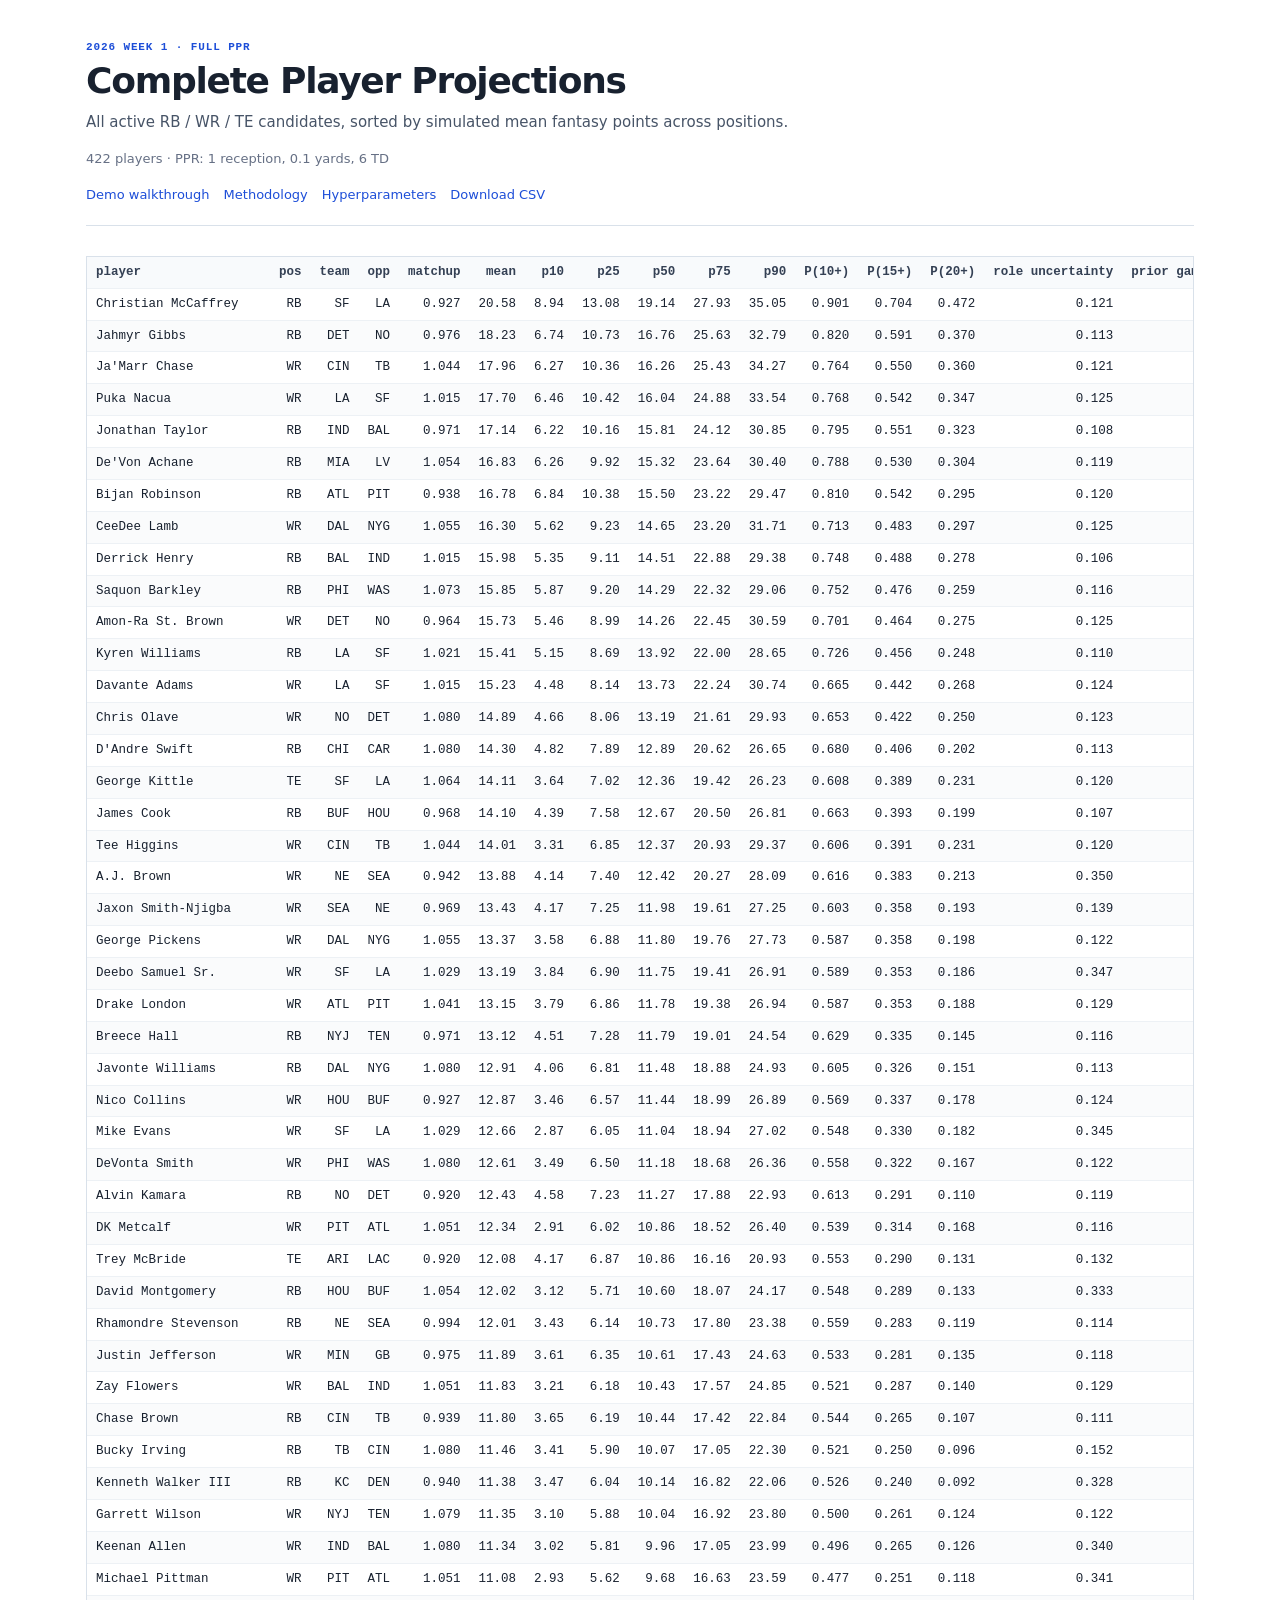
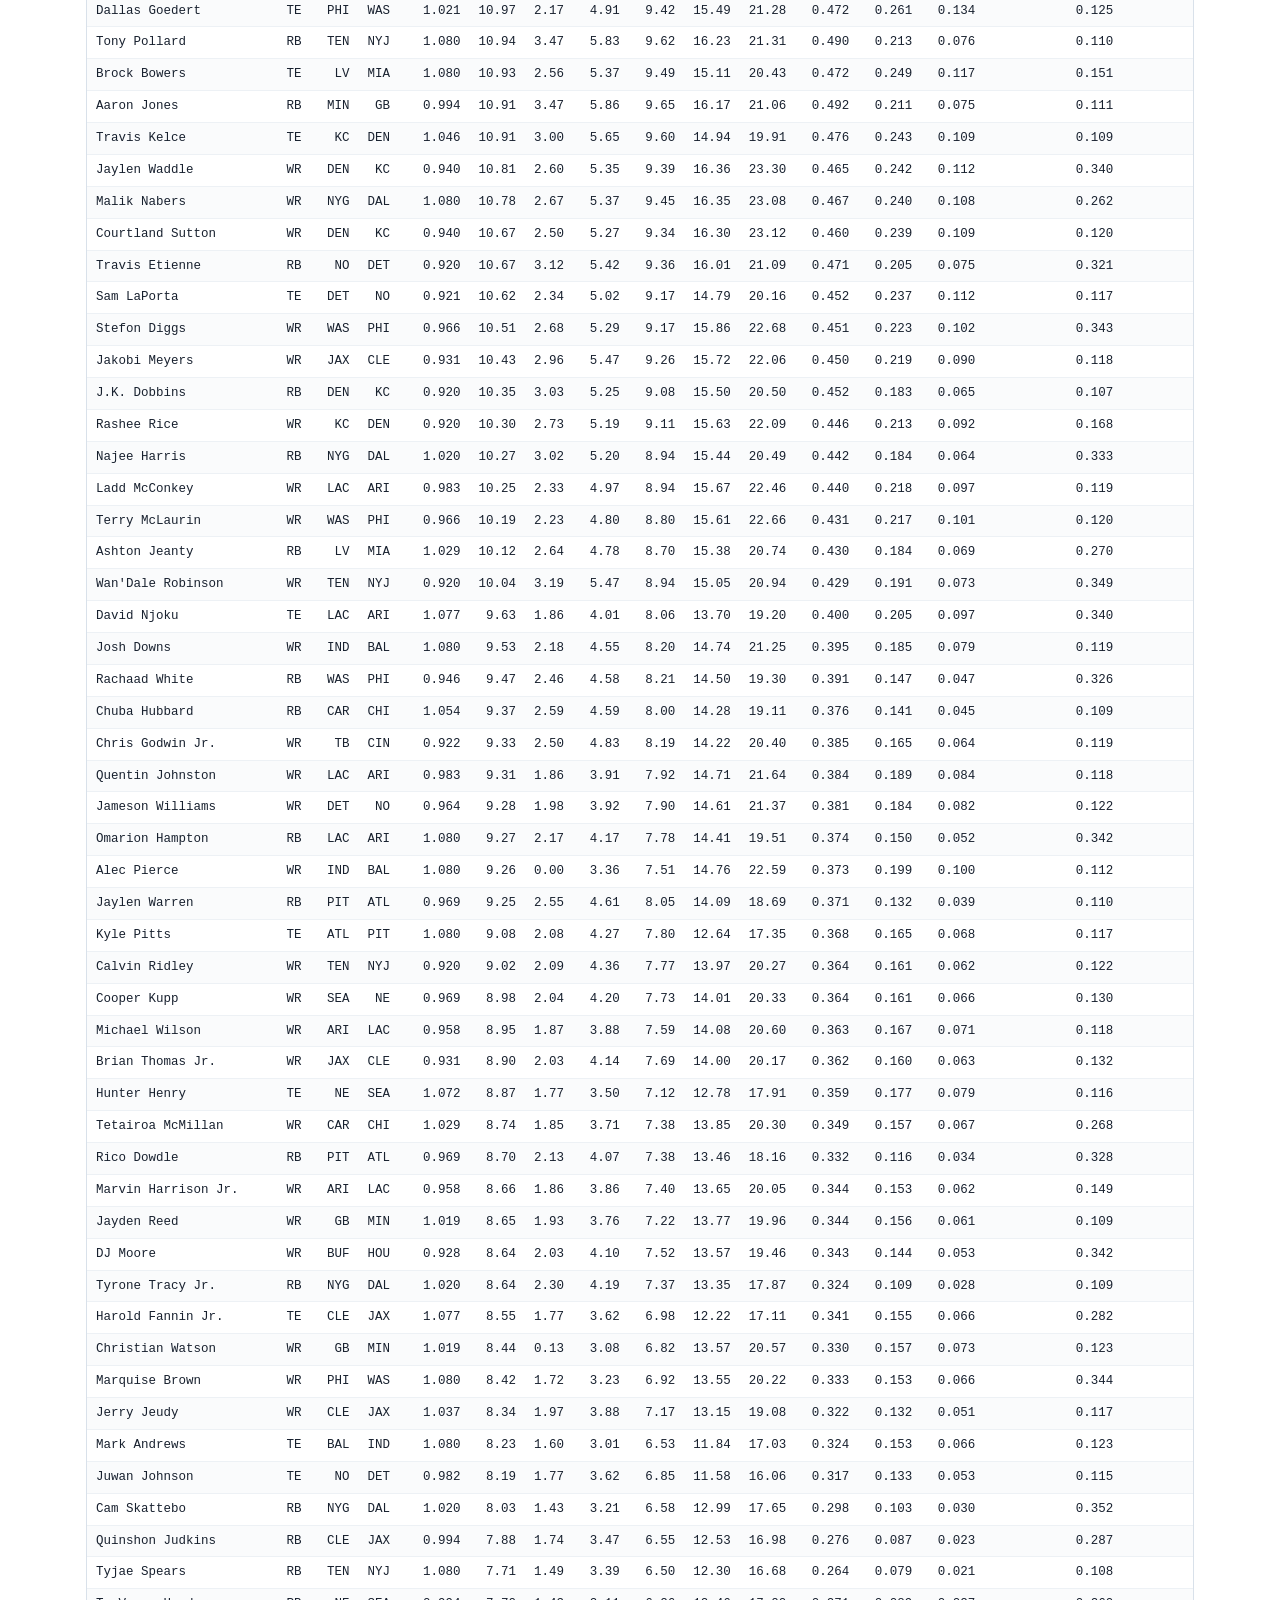
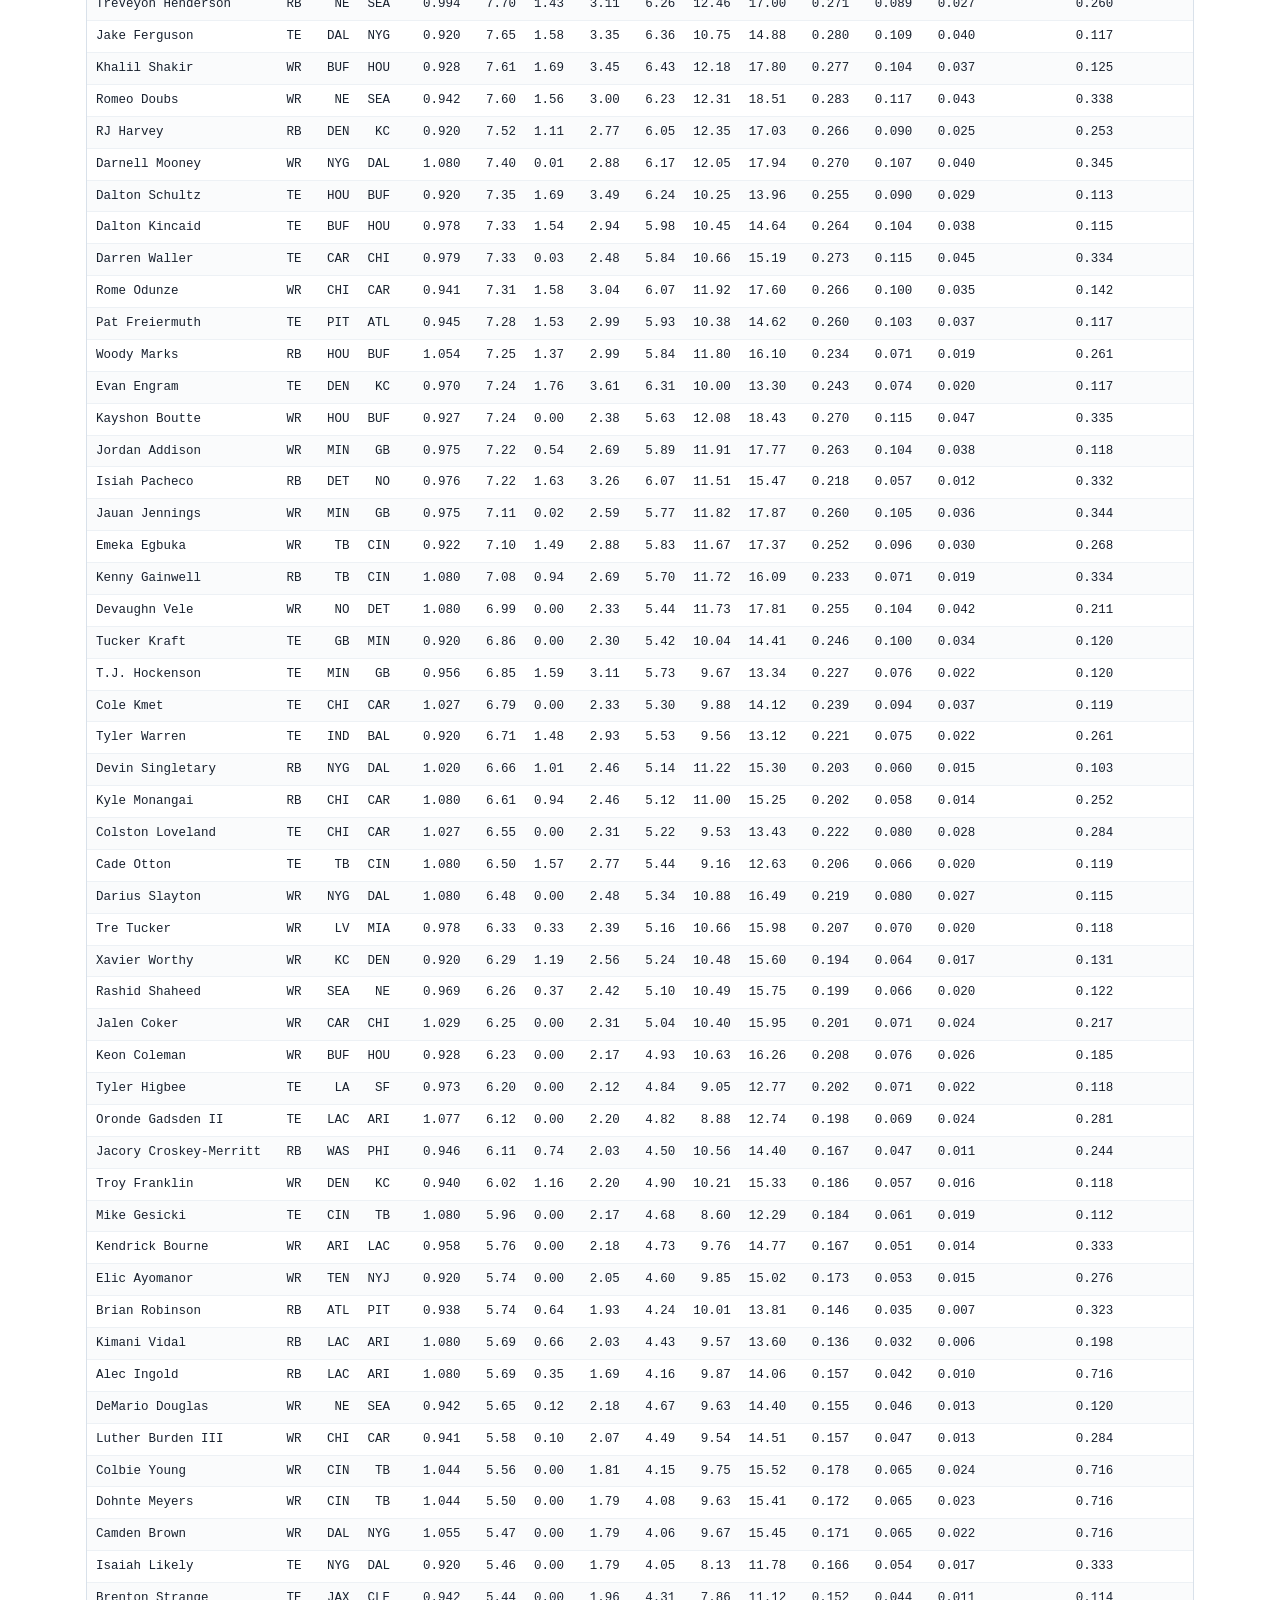
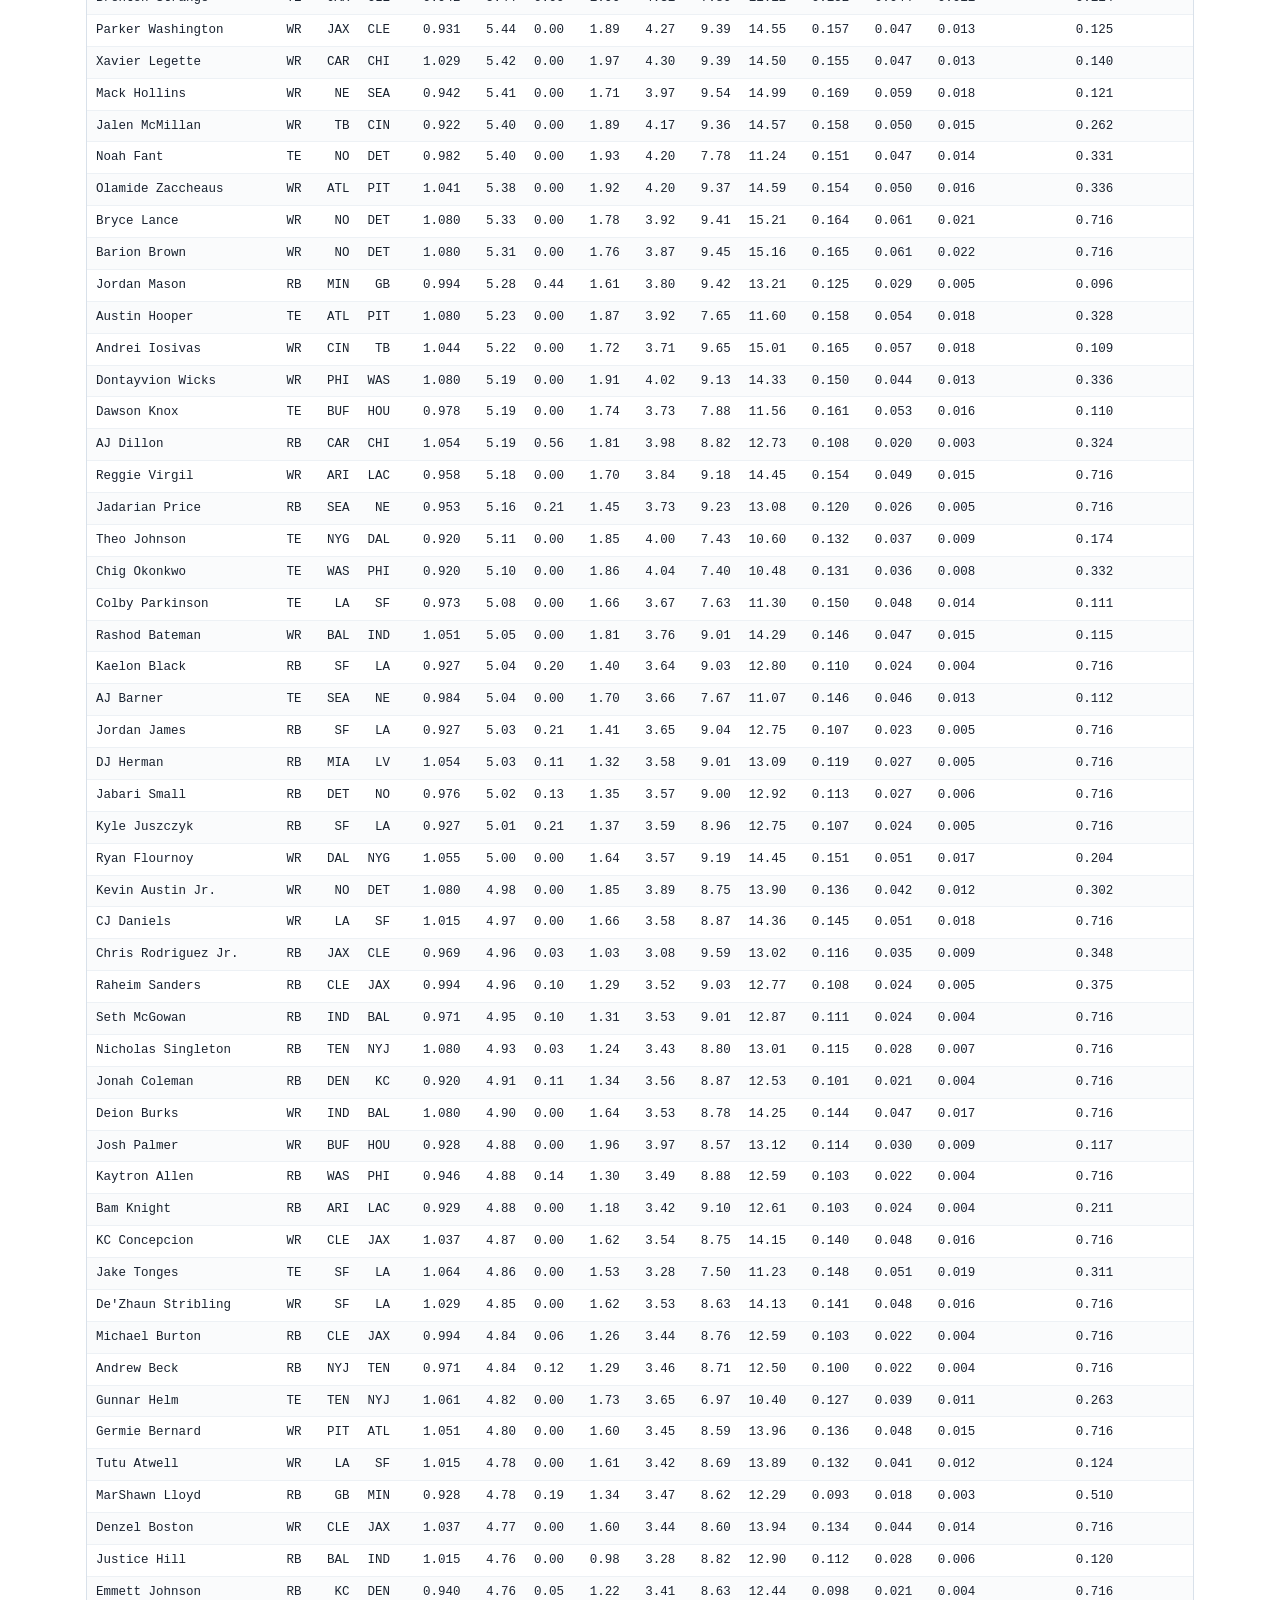
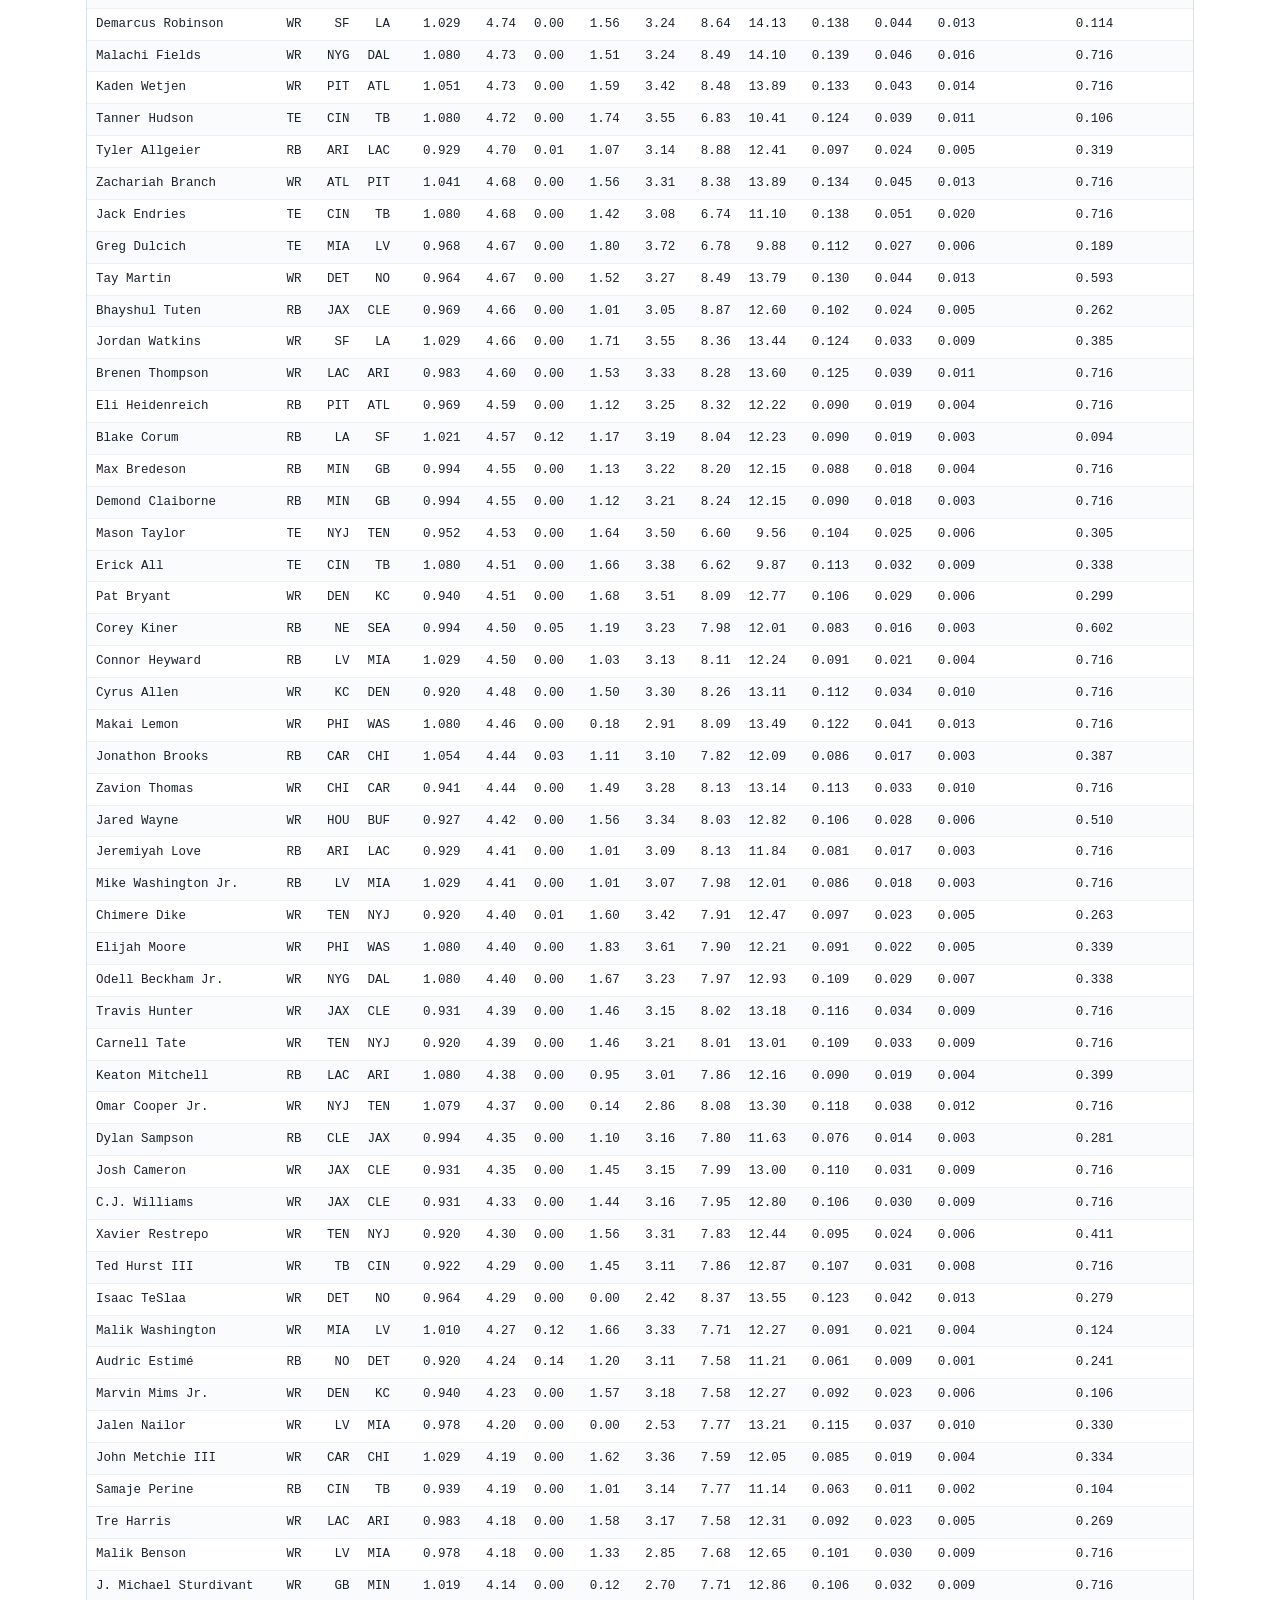
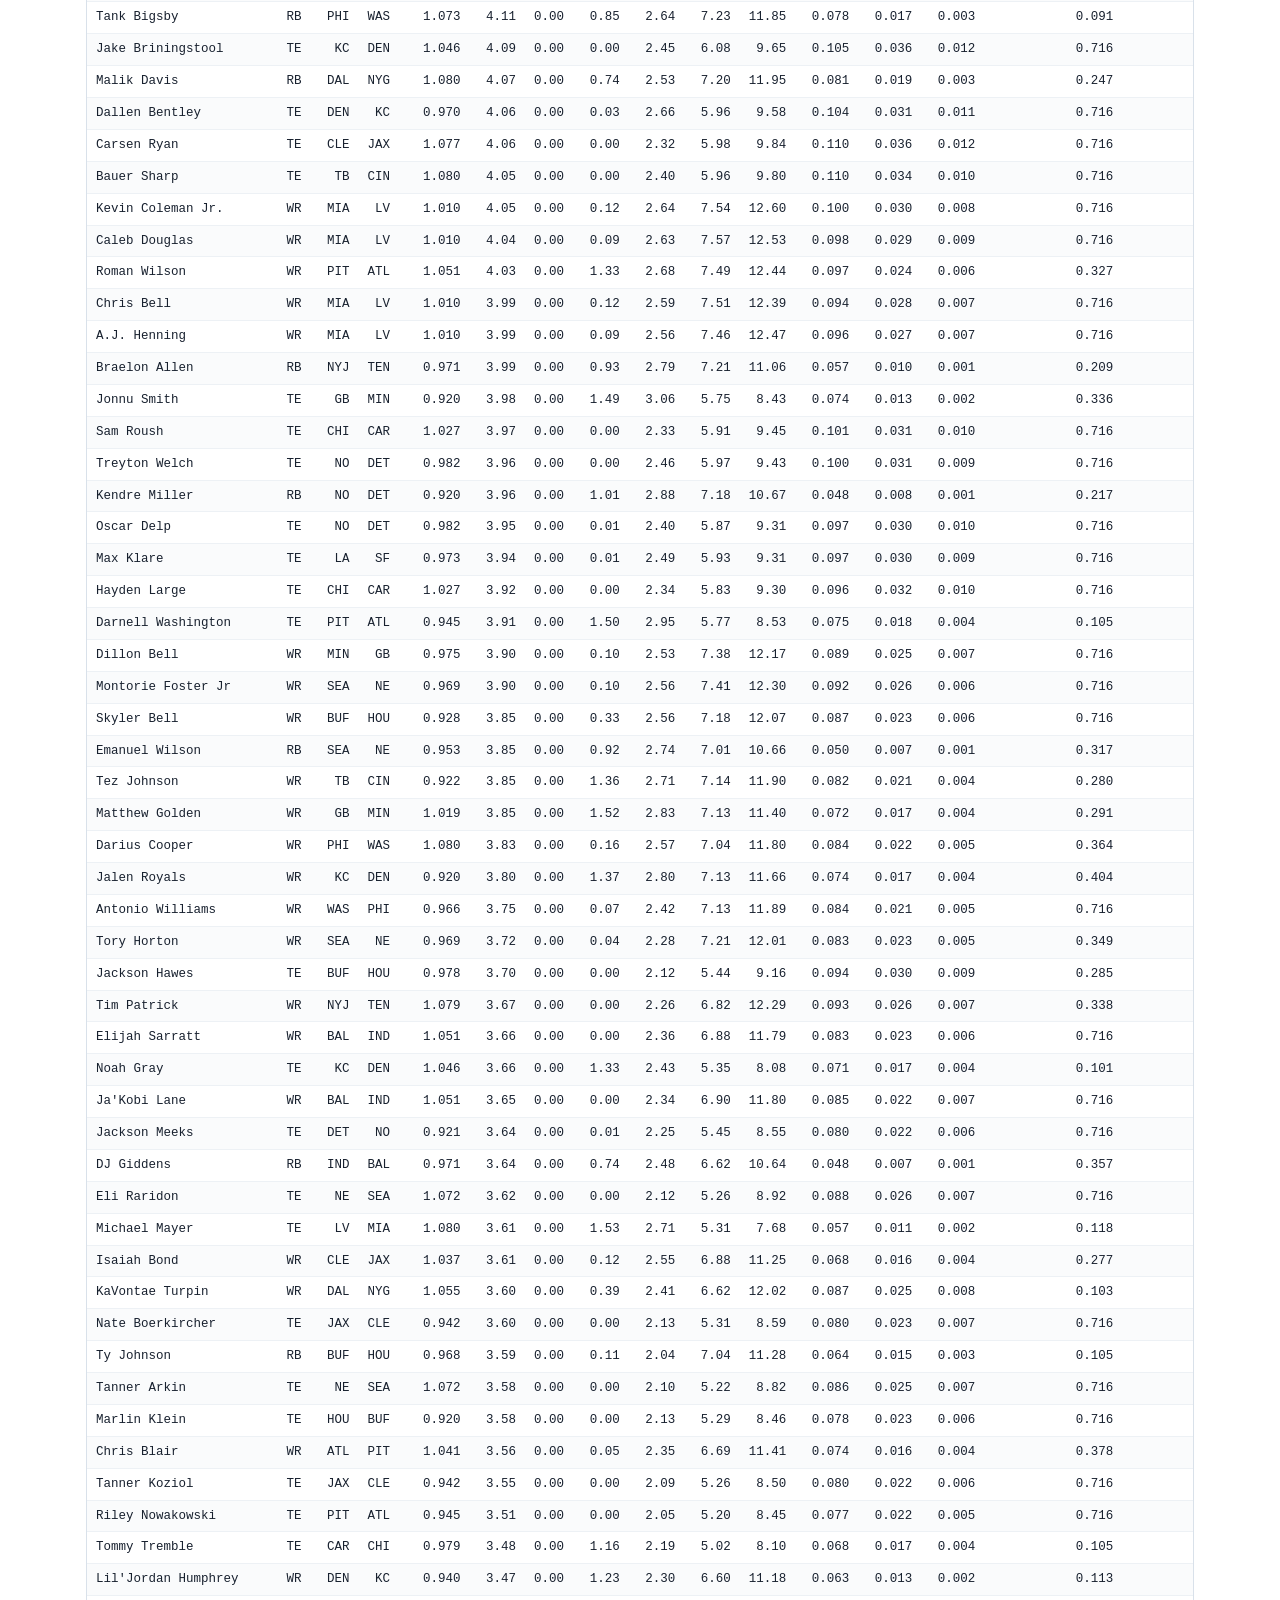
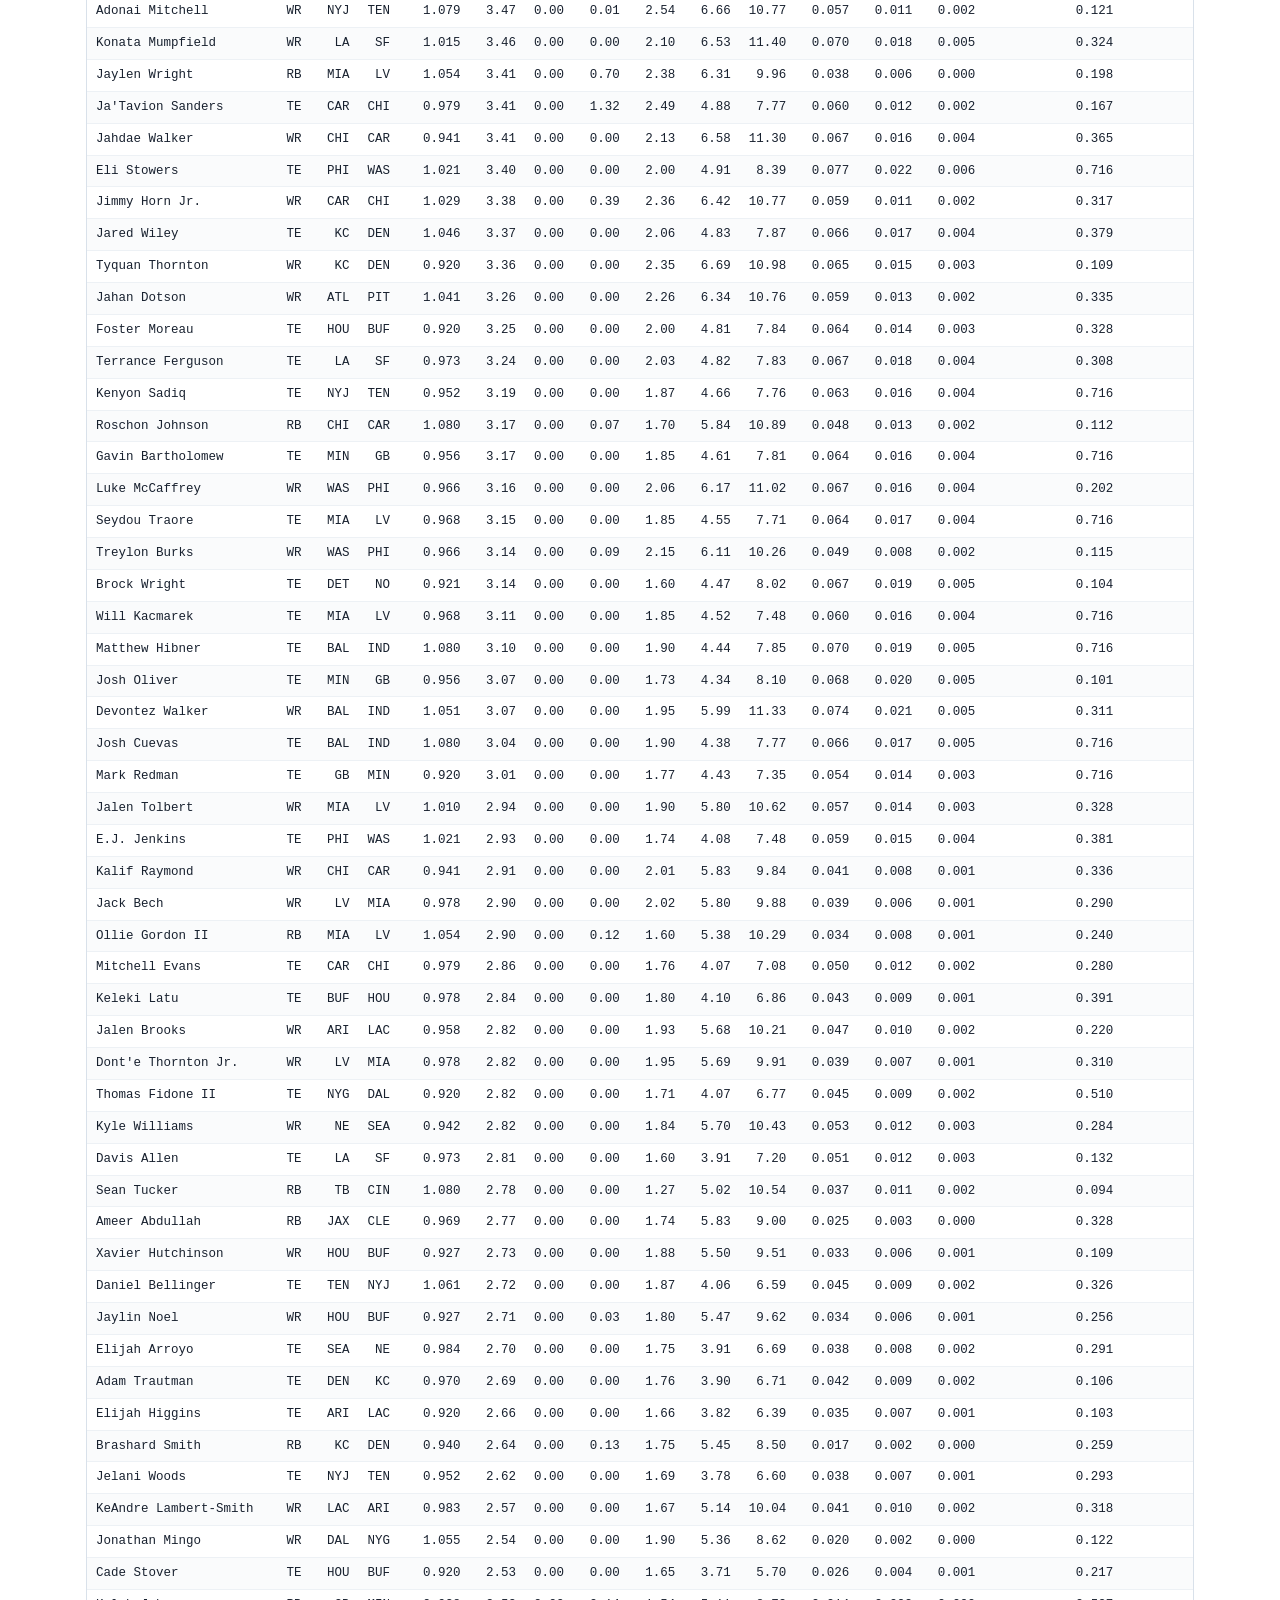
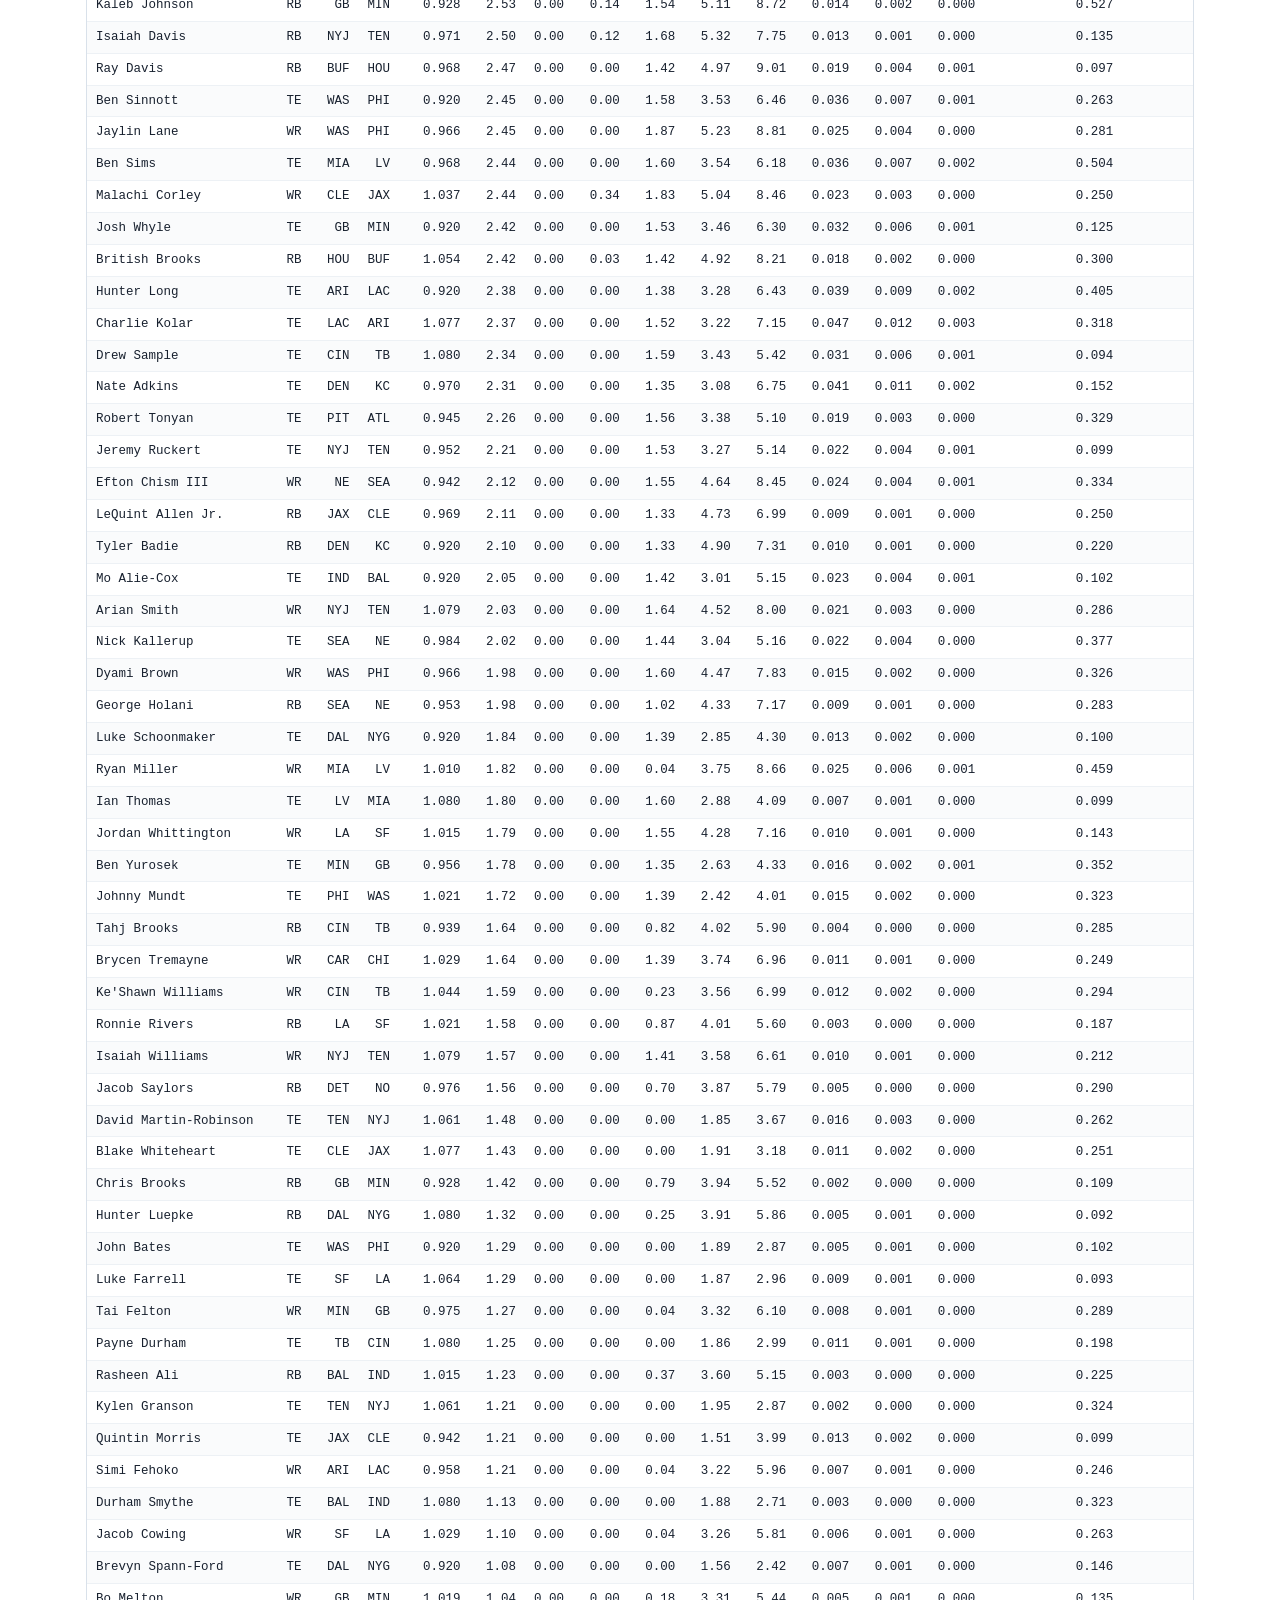
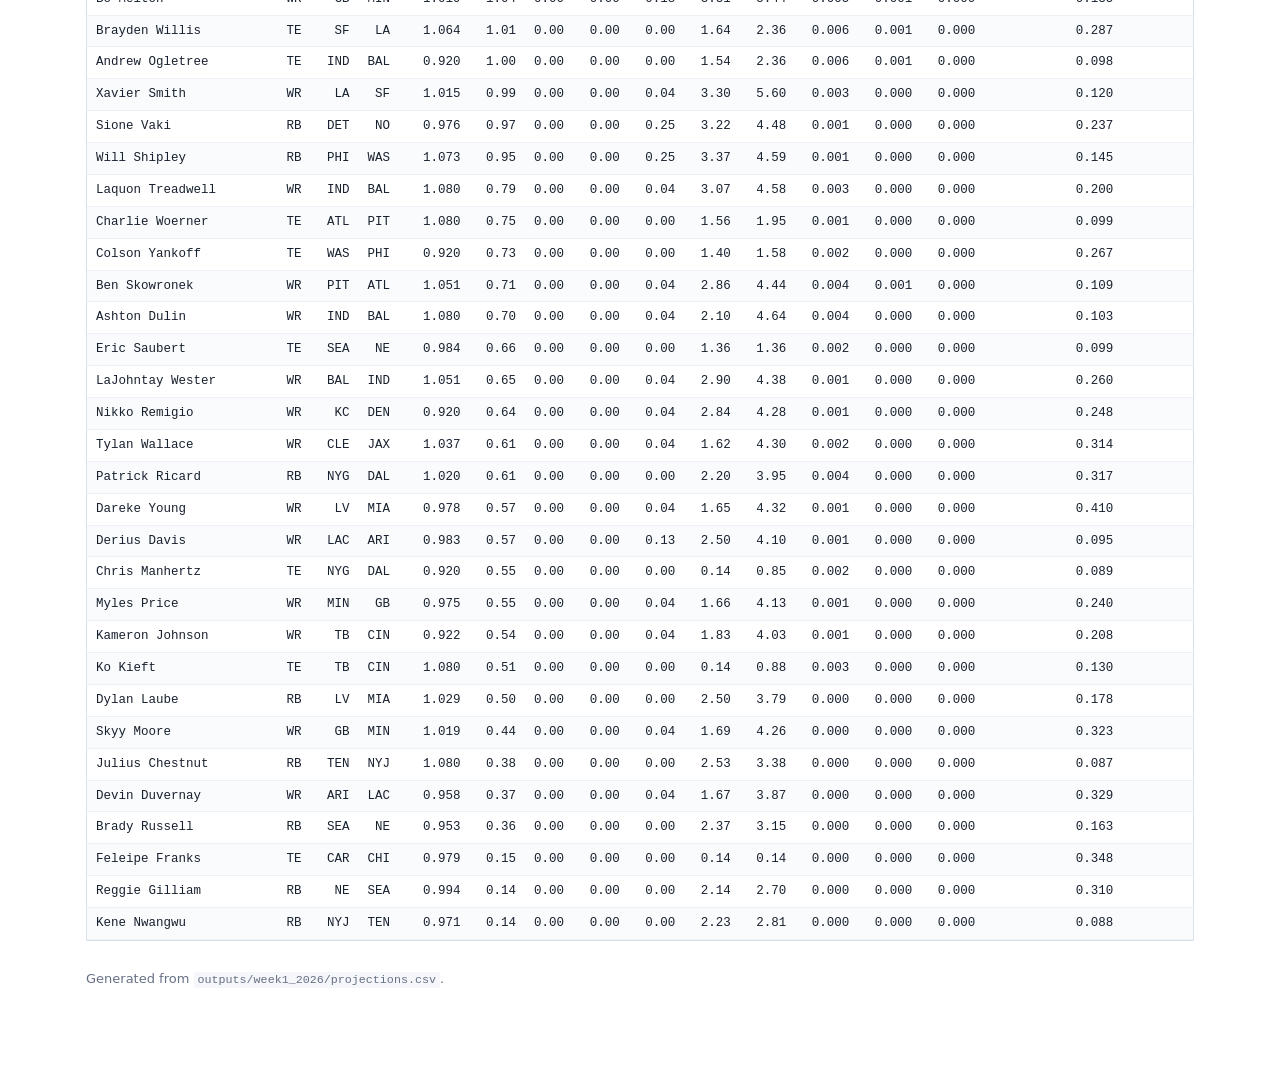
<file: docs/projections.html>
<!doctype html>
<html lang="en">
<head>
  <meta charset="utf-8">
  <meta name="viewport" content="width=device-width,initial-scale=1">
  <title>2026 Week 1 Fantasy Projections</title>
  <link rel="stylesheet" href="demo.css">
</head>
<body>
<main>
  <header>
    <div class="kicker">2026 Week 1 · Full PPR</div>
    <h1>Complete Player Projections</h1>
    <p class="subtitle">All active RB / WR / TE candidates, sorted by simulated mean fantasy points across positions.</p>
    <p class="meta">422 players · PPR: 1 reception, 0.1 yards, 6 TD</p>
    <nav>
      <a href="week1_projection_demo.html">Demo walkthrough</a>
      <a href="methodology.html">Methodology</a>
      <a href="hyperparameters.html">Hyperparameters</a>
      <a href="projections.csv">Download CSV</a>
    </nav>
  </header>
  <table class="dataframe dataframe">
  <thead>
    <tr style="text-align: right;">
      <th>player</th>
      <th>pos</th>
      <th>team</th>
      <th>opp</th>
      <th>matchup</th>
      <th>mean</th>
      <th>p10</th>
      <th>p25</th>
      <th>p50</th>
      <th>p75</th>
      <th>p90</th>
      <th>P(10+)</th>
      <th>P(15+)</th>
      <th>P(20+)</th>
      <th>role uncertainty</th>
      <th>prior games</th>
    </tr>
  </thead>
  <tbody>
    <tr>
      <td>Christian McCaffrey</td>
      <td>RB</td>
      <td>SF</td>
      <td>LA</td>
      <td>0.927</td>
      <td>20.58</td>
      <td>8.94</td>
      <td>13.08</td>
      <td>19.14</td>
      <td>27.93</td>
      <td>35.05</td>
      <td>0.901</td>
      <td>0.704</td>
      <td>0.472</td>
      <td>0.121</td>
      <td>61</td>
    </tr>
    <tr>
      <td>Jahmyr Gibbs</td>
      <td>RB</td>
      <td>DET</td>
      <td>NO</td>
      <td>0.976</td>
      <td>18.23</td>
      <td>6.74</td>
      <td>10.73</td>
      <td>16.76</td>
      <td>25.63</td>
      <td>32.79</td>
      <td>0.820</td>
      <td>0.591</td>
      <td>0.370</td>
      <td>0.113</td>
      <td>49</td>
    </tr>
    <tr>
      <td>Ja'Marr Chase</td>
      <td>WR</td>
      <td>CIN</td>
      <td>TB</td>
      <td>1.044</td>
      <td>17.96</td>
      <td>6.27</td>
      <td>10.36</td>
      <td>16.26</td>
      <td>25.43</td>
      <td>34.27</td>
      <td>0.764</td>
      <td>0.550</td>
      <td>0.360</td>
      <td>0.121</td>
      <td>78</td>
    </tr>
    <tr>
      <td>Puka Nacua</td>
      <td>WR</td>
      <td>LA</td>
      <td>SF</td>
      <td>1.015</td>
      <td>17.70</td>
      <td>6.46</td>
      <td>10.42</td>
      <td>16.04</td>
      <td>24.88</td>
      <td>33.54</td>
      <td>0.768</td>
      <td>0.542</td>
      <td>0.347</td>
      <td>0.125</td>
      <td>44</td>
    </tr>
    <tr>
      <td>Jonathan Taylor</td>
      <td>RB</td>
      <td>IND</td>
      <td>BAL</td>
      <td>0.971</td>
      <td>17.14</td>
      <td>6.22</td>
      <td>10.16</td>
      <td>15.81</td>
      <td>24.12</td>
      <td>30.85</td>
      <td>0.795</td>
      <td>0.551</td>
      <td>0.323</td>
      <td>0.108</td>
      <td>69</td>
    </tr>
    <tr>
      <td>De'Von Achane</td>
      <td>RB</td>
      <td>MIA</td>
      <td>LV</td>
      <td>1.054</td>
      <td>16.83</td>
      <td>6.26</td>
      <td>9.92</td>
      <td>15.32</td>
      <td>23.64</td>
      <td>30.40</td>
      <td>0.788</td>
      <td>0.530</td>
      <td>0.304</td>
      <td>0.119</td>
      <td>44</td>
    </tr>
    <tr>
      <td>Bijan Robinson</td>
      <td>RB</td>
      <td>ATL</td>
      <td>PIT</td>
      <td>0.938</td>
      <td>16.78</td>
      <td>6.84</td>
      <td>10.38</td>
      <td>15.50</td>
      <td>23.22</td>
      <td>29.47</td>
      <td>0.810</td>
      <td>0.542</td>
      <td>0.295</td>
      <td>0.120</td>
      <td>51</td>
    </tr>
    <tr>
      <td>CeeDee Lamb</td>
      <td>WR</td>
      <td>DAL</td>
      <td>NYG</td>
      <td>1.055</td>
      <td>16.30</td>
      <td>5.62</td>
      <td>9.23</td>
      <td>14.65</td>
      <td>23.20</td>
      <td>31.71</td>
      <td>0.713</td>
      <td>0.483</td>
      <td>0.297</td>
      <td>0.125</td>
      <td>78</td>
    </tr>
    <tr>
      <td>Derrick Henry</td>
      <td>RB</td>
      <td>BAL</td>
      <td>IND</td>
      <td>1.015</td>
      <td>15.98</td>
      <td>5.35</td>
      <td>9.11</td>
      <td>14.51</td>
      <td>22.88</td>
      <td>29.38</td>
      <td>0.748</td>
      <td>0.488</td>
      <td>0.278</td>
      <td>0.106</td>
      <td>75</td>
    </tr>
    <tr>
      <td>Saquon Barkley</td>
      <td>RB</td>
      <td>PHI</td>
      <td>WAS</td>
      <td>1.073</td>
      <td>15.85</td>
      <td>5.87</td>
      <td>9.20</td>
      <td>14.29</td>
      <td>22.32</td>
      <td>29.06</td>
      <td>0.752</td>
      <td>0.476</td>
      <td>0.259</td>
      <td>0.116</td>
      <td>75</td>
    </tr>
    <tr>
      <td>Amon-Ra St. Brown</td>
      <td>WR</td>
      <td>DET</td>
      <td>NO</td>
      <td>0.964</td>
      <td>15.73</td>
      <td>5.46</td>
      <td>8.99</td>
      <td>14.26</td>
      <td>22.45</td>
      <td>30.59</td>
      <td>0.701</td>
      <td>0.464</td>
      <td>0.275</td>
      <td>0.125</td>
      <td>82</td>
    </tr>
    <tr>
      <td>Kyren Williams</td>
      <td>RB</td>
      <td>LA</td>
      <td>SF</td>
      <td>1.021</td>
      <td>15.41</td>
      <td>5.15</td>
      <td>8.69</td>
      <td>13.92</td>
      <td>22.00</td>
      <td>28.65</td>
      <td>0.726</td>
      <td>0.456</td>
      <td>0.248</td>
      <td>0.110</td>
      <td>53</td>
    </tr>
    <tr>
      <td>Davante Adams</td>
      <td>WR</td>
      <td>LA</td>
      <td>SF</td>
      <td>1.015</td>
      <td>15.23</td>
      <td>4.48</td>
      <td>8.14</td>
      <td>13.73</td>
      <td>22.24</td>
      <td>30.74</td>
      <td>0.665</td>
      <td>0.442</td>
      <td>0.268</td>
      <td>0.124</td>
      <td>78</td>
    </tr>
    <tr>
      <td>Chris Olave</td>
      <td>WR</td>
      <td>NO</td>
      <td>DET</td>
      <td>1.080</td>
      <td>14.89</td>
      <td>4.66</td>
      <td>8.06</td>
      <td>13.19</td>
      <td>21.61</td>
      <td>29.93</td>
      <td>0.653</td>
      <td>0.422</td>
      <td>0.250</td>
      <td>0.123</td>
      <td>55</td>
    </tr>
    <tr>
      <td>D'Andre Swift</td>
      <td>RB</td>
      <td>CHI</td>
      <td>CAR</td>
      <td>1.080</td>
      <td>14.30</td>
      <td>4.82</td>
      <td>7.89</td>
      <td>12.89</td>
      <td>20.62</td>
      <td>26.65</td>
      <td>0.680</td>
      <td>0.406</td>
      <td>0.202</td>
      <td>0.113</td>
      <td>76</td>
    </tr>
    <tr>
      <td>George Kittle</td>
      <td>TE</td>
      <td>SF</td>
      <td>LA</td>
      <td>1.064</td>
      <td>14.11</td>
      <td>3.64</td>
      <td>7.02</td>
      <td>12.36</td>
      <td>19.42</td>
      <td>26.23</td>
      <td>0.608</td>
      <td>0.389</td>
      <td>0.231</td>
      <td>0.120</td>
      <td>71</td>
    </tr>
    <tr>
      <td>James Cook</td>
      <td>RB</td>
      <td>BUF</td>
      <td>HOU</td>
      <td>0.968</td>
      <td>14.10</td>
      <td>4.39</td>
      <td>7.58</td>
      <td>12.67</td>
      <td>20.50</td>
      <td>26.81</td>
      <td>0.663</td>
      <td>0.393</td>
      <td>0.199</td>
      <td>0.107</td>
      <td>66</td>
    </tr>
    <tr>
      <td>Tee Higgins</td>
      <td>WR</td>
      <td>CIN</td>
      <td>TB</td>
      <td>1.044</td>
      <td>14.01</td>
      <td>3.31</td>
      <td>6.85</td>
      <td>12.37</td>
      <td>20.93</td>
      <td>29.37</td>
      <td>0.606</td>
      <td>0.391</td>
      <td>0.231</td>
      <td>0.120</td>
      <td>67</td>
    </tr>
    <tr>
      <td>A.J. Brown</td>
      <td>WR</td>
      <td>NE</td>
      <td>SEA</td>
      <td>0.942</td>
      <td>13.88</td>
      <td>4.14</td>
      <td>7.40</td>
      <td>12.42</td>
      <td>20.27</td>
      <td>28.09</td>
      <td>0.616</td>
      <td>0.383</td>
      <td>0.213</td>
      <td>0.350</td>
      <td>75</td>
    </tr>
    <tr>
      <td>Jaxon Smith-Njigba</td>
      <td>WR</td>
      <td>SEA</td>
      <td>NE</td>
      <td>0.969</td>
      <td>13.43</td>
      <td>4.17</td>
      <td>7.25</td>
      <td>11.98</td>
      <td>19.61</td>
      <td>27.25</td>
      <td>0.603</td>
      <td>0.358</td>
      <td>0.193</td>
      <td>0.139</td>
      <td>51</td>
    </tr>
    <tr>
      <td>George Pickens</td>
      <td>WR</td>
      <td>DAL</td>
      <td>NYG</td>
      <td>1.055</td>
      <td>13.37</td>
      <td>3.58</td>
      <td>6.88</td>
      <td>11.80</td>
      <td>19.76</td>
      <td>27.73</td>
      <td>0.587</td>
      <td>0.358</td>
      <td>0.198</td>
      <td>0.122</td>
      <td>65</td>
    </tr>
    <tr>
      <td>Deebo Samuel Sr.</td>
      <td>WR</td>
      <td>SF</td>
      <td>LA</td>
      <td>1.029</td>
      <td>13.19</td>
      <td>3.84</td>
      <td>6.90</td>
      <td>11.75</td>
      <td>19.41</td>
      <td>26.91</td>
      <td>0.589</td>
      <td>0.353</td>
      <td>0.186</td>
      <td>0.347</td>
      <td>75</td>
    </tr>
    <tr>
      <td>Drake London</td>
      <td>WR</td>
      <td>ATL</td>
      <td>PIT</td>
      <td>1.041</td>
      <td>13.15</td>
      <td>3.79</td>
      <td>6.86</td>
      <td>11.78</td>
      <td>19.38</td>
      <td>26.94</td>
      <td>0.587</td>
      <td>0.353</td>
      <td>0.188</td>
      <td>0.129</td>
      <td>62</td>
    </tr>
    <tr>
      <td>Breece Hall</td>
      <td>RB</td>
      <td>NYJ</td>
      <td>TEN</td>
      <td>0.971</td>
      <td>13.12</td>
      <td>4.51</td>
      <td>7.28</td>
      <td>11.79</td>
      <td>19.01</td>
      <td>24.54</td>
      <td>0.629</td>
      <td>0.335</td>
      <td>0.145</td>
      <td>0.116</td>
      <td>56</td>
    </tr>
    <tr>
      <td>Javonte Williams</td>
      <td>RB</td>
      <td>DAL</td>
      <td>NYG</td>
      <td>1.080</td>
      <td>12.91</td>
      <td>4.06</td>
      <td>6.81</td>
      <td>11.48</td>
      <td>18.88</td>
      <td>24.93</td>
      <td>0.605</td>
      <td>0.326</td>
      <td>0.151</td>
      <td>0.113</td>
      <td>70</td>
    </tr>
    <tr>
      <td>Nico Collins</td>
      <td>WR</td>
      <td>HOU</td>
      <td>BUF</td>
      <td>0.927</td>
      <td>12.87</td>
      <td>3.46</td>
      <td>6.57</td>
      <td>11.44</td>
      <td>18.99</td>
      <td>26.89</td>
      <td>0.569</td>
      <td>0.337</td>
      <td>0.178</td>
      <td>0.124</td>
      <td>66</td>
    </tr>
    <tr>
      <td>Mike Evans</td>
      <td>WR</td>
      <td>SF</td>
      <td>LA</td>
      <td>1.029</td>
      <td>12.66</td>
      <td>2.87</td>
      <td>6.05</td>
      <td>11.04</td>
      <td>18.94</td>
      <td>27.02</td>
      <td>0.548</td>
      <td>0.330</td>
      <td>0.182</td>
      <td>0.345</td>
      <td>70</td>
    </tr>
    <tr>
      <td>DeVonta Smith</td>
      <td>WR</td>
      <td>PHI</td>
      <td>WAS</td>
      <td>1.080</td>
      <td>12.61</td>
      <td>3.49</td>
      <td>6.50</td>
      <td>11.18</td>
      <td>18.68</td>
      <td>26.36</td>
      <td>0.558</td>
      <td>0.322</td>
      <td>0.167</td>
      <td>0.122</td>
      <td>80</td>
    </tr>
    <tr>
      <td>Alvin Kamara</td>
      <td>RB</td>
      <td>NO</td>
      <td>DET</td>
      <td>0.920</td>
      <td>12.43</td>
      <td>4.58</td>
      <td>7.23</td>
      <td>11.27</td>
      <td>17.88</td>
      <td>22.93</td>
      <td>0.613</td>
      <td>0.291</td>
      <td>0.110</td>
      <td>0.119</td>
      <td>66</td>
    </tr>
    <tr>
      <td>DK Metcalf</td>
      <td>WR</td>
      <td>PIT</td>
      <td>ATL</td>
      <td>1.051</td>
      <td>12.34</td>
      <td>2.91</td>
      <td>6.02</td>
      <td>10.86</td>
      <td>18.52</td>
      <td>26.40</td>
      <td>0.539</td>
      <td>0.314</td>
      <td>0.168</td>
      <td>0.116</td>
      <td>80</td>
    </tr>
    <tr>
      <td>Trey McBride</td>
      <td>TE</td>
      <td>ARI</td>
      <td>LAC</td>
      <td>0.920</td>
      <td>12.08</td>
      <td>4.17</td>
      <td>6.87</td>
      <td>10.86</td>
      <td>16.16</td>
      <td>20.93</td>
      <td>0.553</td>
      <td>0.290</td>
      <td>0.131</td>
      <td>0.132</td>
      <td>62</td>
    </tr>
    <tr>
      <td>David Montgomery</td>
      <td>RB</td>
      <td>HOU</td>
      <td>BUF</td>
      <td>1.054</td>
      <td>12.02</td>
      <td>3.12</td>
      <td>5.71</td>
      <td>10.60</td>
      <td>18.07</td>
      <td>24.17</td>
      <td>0.548</td>
      <td>0.289</td>
      <td>0.133</td>
      <td>0.333</td>
      <td>74</td>
    </tr>
    <tr>
      <td>Rhamondre Stevenson</td>
      <td>RB</td>
      <td>NE</td>
      <td>SEA</td>
      <td>0.994</td>
      <td>12.01</td>
      <td>3.43</td>
      <td>6.14</td>
      <td>10.73</td>
      <td>17.80</td>
      <td>23.38</td>
      <td>0.559</td>
      <td>0.283</td>
      <td>0.119</td>
      <td>0.114</td>
      <td>70</td>
    </tr>
    <tr>
      <td>Justin Jefferson</td>
      <td>WR</td>
      <td>MIN</td>
      <td>GB</td>
      <td>0.975</td>
      <td>11.89</td>
      <td>3.61</td>
      <td>6.35</td>
      <td>10.61</td>
      <td>17.43</td>
      <td>24.63</td>
      <td>0.533</td>
      <td>0.281</td>
      <td>0.135</td>
      <td>0.118</td>
      <td>78</td>
    </tr>
    <tr>
      <td>Zay Flowers</td>
      <td>WR</td>
      <td>BAL</td>
      <td>IND</td>
      <td>1.051</td>
      <td>11.83</td>
      <td>3.21</td>
      <td>6.18</td>
      <td>10.43</td>
      <td>17.57</td>
      <td>24.85</td>
      <td>0.521</td>
      <td>0.287</td>
      <td>0.140</td>
      <td>0.129</td>
      <td>50</td>
    </tr>
    <tr>
      <td>Chase Brown</td>
      <td>RB</td>
      <td>CIN</td>
      <td>TB</td>
      <td>0.939</td>
      <td>11.80</td>
      <td>3.65</td>
      <td>6.19</td>
      <td>10.44</td>
      <td>17.42</td>
      <td>22.84</td>
      <td>0.544</td>
      <td>0.265</td>
      <td>0.107</td>
      <td>0.111</td>
      <td>45</td>
    </tr>
    <tr>
      <td>Bucky Irving</td>
      <td>RB</td>
      <td>TB</td>
      <td>CIN</td>
      <td>1.080</td>
      <td>11.46</td>
      <td>3.41</td>
      <td>5.90</td>
      <td>10.07</td>
      <td>17.05</td>
      <td>22.30</td>
      <td>0.521</td>
      <td>0.250</td>
      <td>0.096</td>
      <td>0.152</td>
      <td>27</td>
    </tr>
    <tr>
      <td>Kenneth Walker III</td>
      <td>RB</td>
      <td>KC</td>
      <td>DEN</td>
      <td>0.940</td>
      <td>11.38</td>
      <td>3.47</td>
      <td>6.04</td>
      <td>10.14</td>
      <td>16.82</td>
      <td>22.06</td>
      <td>0.526</td>
      <td>0.240</td>
      <td>0.092</td>
      <td>0.328</td>
      <td>58</td>
    </tr>
    <tr>
      <td>Garrett Wilson</td>
      <td>WR</td>
      <td>NYJ</td>
      <td>TEN</td>
      <td>1.079</td>
      <td>11.35</td>
      <td>3.10</td>
      <td>5.88</td>
      <td>10.04</td>
      <td>16.92</td>
      <td>23.80</td>
      <td>0.500</td>
      <td>0.261</td>
      <td>0.124</td>
      <td>0.122</td>
      <td>58</td>
    </tr>
    <tr>
      <td>Keenan Allen</td>
      <td>WR</td>
      <td>IND</td>
      <td>BAL</td>
      <td>1.080</td>
      <td>11.34</td>
      <td>3.02</td>
      <td>5.81</td>
      <td>9.96</td>
      <td>17.05</td>
      <td>23.99</td>
      <td>0.496</td>
      <td>0.265</td>
      <td>0.126</td>
      <td>0.340</td>
      <td>71</td>
    </tr>
    <tr>
      <td>Michael Pittman</td>
      <td>WR</td>
      <td>PIT</td>
      <td>ATL</td>
      <td>1.051</td>
      <td>11.08</td>
      <td>2.93</td>
      <td>5.62</td>
      <td>9.68</td>
      <td>16.63</td>
      <td>23.59</td>
      <td>0.477</td>
      <td>0.251</td>
      <td>0.118</td>
      <td>0.341</td>
      <td>82</td>
    </tr>
    <tr>
      <td>Dallas Goedert</td>
      <td>TE</td>
      <td>PHI</td>
      <td>WAS</td>
      <td>1.021</td>
      <td>10.97</td>
      <td>2.17</td>
      <td>4.91</td>
      <td>9.42</td>
      <td>15.49</td>
      <td>21.28</td>
      <td>0.472</td>
      <td>0.261</td>
      <td>0.134</td>
      <td>0.125</td>
      <td>66</td>
    </tr>
    <tr>
      <td>Tony Pollard</td>
      <td>RB</td>
      <td>TEN</td>
      <td>NYJ</td>
      <td>1.080</td>
      <td>10.94</td>
      <td>3.47</td>
      <td>5.83</td>
      <td>9.62</td>
      <td>16.23</td>
      <td>21.31</td>
      <td>0.490</td>
      <td>0.213</td>
      <td>0.076</td>
      <td>0.110</td>
      <td>81</td>
    </tr>
    <tr>
      <td>Brock Bowers</td>
      <td>TE</td>
      <td>LV</td>
      <td>MIA</td>
      <td>1.080</td>
      <td>10.93</td>
      <td>2.56</td>
      <td>5.37</td>
      <td>9.49</td>
      <td>15.11</td>
      <td>20.43</td>
      <td>0.472</td>
      <td>0.249</td>
      <td>0.117</td>
      <td>0.151</td>
      <td>29</td>
    </tr>
    <tr>
      <td>Aaron Jones</td>
      <td>RB</td>
      <td>MIN</td>
      <td>GB</td>
      <td>0.994</td>
      <td>10.91</td>
      <td>3.47</td>
      <td>5.86</td>
      <td>9.65</td>
      <td>16.17</td>
      <td>21.06</td>
      <td>0.492</td>
      <td>0.211</td>
      <td>0.075</td>
      <td>0.111</td>
      <td>72</td>
    </tr>
    <tr>
      <td>Travis Kelce</td>
      <td>TE</td>
      <td>KC</td>
      <td>DEN</td>
      <td>1.046</td>
      <td>10.91</td>
      <td>3.00</td>
      <td>5.65</td>
      <td>9.60</td>
      <td>14.94</td>
      <td>19.91</td>
      <td>0.476</td>
      <td>0.243</td>
      <td>0.109</td>
      <td>0.109</td>
      <td>81</td>
    </tr>
    <tr>
      <td>Jaylen Waddle</td>
      <td>WR</td>
      <td>DEN</td>
      <td>KC</td>
      <td>0.940</td>
      <td>10.81</td>
      <td>2.60</td>
      <td>5.35</td>
      <td>9.39</td>
      <td>16.36</td>
      <td>23.30</td>
      <td>0.465</td>
      <td>0.242</td>
      <td>0.112</td>
      <td>0.340</td>
      <td>78</td>
    </tr>
    <tr>
      <td>Malik Nabers</td>
      <td>WR</td>
      <td>NYG</td>
      <td>DAL</td>
      <td>1.080</td>
      <td>10.78</td>
      <td>2.67</td>
      <td>5.37</td>
      <td>9.45</td>
      <td>16.35</td>
      <td>23.08</td>
      <td>0.467</td>
      <td>0.240</td>
      <td>0.108</td>
      <td>0.262</td>
      <td>19</td>
    </tr>
    <tr>
      <td>Courtland Sutton</td>
      <td>WR</td>
      <td>DEN</td>
      <td>KC</td>
      <td>0.940</td>
      <td>10.67</td>
      <td>2.50</td>
      <td>5.27</td>
      <td>9.34</td>
      <td>16.30</td>
      <td>23.12</td>
      <td>0.460</td>
      <td>0.239</td>
      <td>0.109</td>
      <td>0.120</td>
      <td>81</td>
    </tr>
    <tr>
      <td>Travis Etienne</td>
      <td>RB</td>
      <td>NO</td>
      <td>DET</td>
      <td>0.920</td>
      <td>10.67</td>
      <td>3.12</td>
      <td>5.42</td>
      <td>9.36</td>
      <td>16.01</td>
      <td>21.09</td>
      <td>0.471</td>
      <td>0.205</td>
      <td>0.075</td>
      <td>0.321</td>
      <td>66</td>
    </tr>
    <tr>
      <td>Sam LaPorta</td>
      <td>TE</td>
      <td>DET</td>
      <td>NO</td>
      <td>0.921</td>
      <td>10.62</td>
      <td>2.34</td>
      <td>5.02</td>
      <td>9.17</td>
      <td>14.79</td>
      <td>20.16</td>
      <td>0.452</td>
      <td>0.237</td>
      <td>0.112</td>
      <td>0.117</td>
      <td>42</td>
    </tr>
    <tr>
      <td>Stefon Diggs</td>
      <td>WR</td>
      <td>WAS</td>
      <td>PHI</td>
      <td>0.966</td>
      <td>10.51</td>
      <td>2.68</td>
      <td>5.29</td>
      <td>9.17</td>
      <td>15.86</td>
      <td>22.68</td>
      <td>0.451</td>
      <td>0.223</td>
      <td>0.102</td>
      <td>0.343</td>
      <td>75</td>
    </tr>
    <tr>
      <td>Jakobi Meyers</td>
      <td>WR</td>
      <td>JAX</td>
      <td>CLE</td>
      <td>0.931</td>
      <td>10.43</td>
      <td>2.96</td>
      <td>5.47</td>
      <td>9.26</td>
      <td>15.72</td>
      <td>22.06</td>
      <td>0.450</td>
      <td>0.219</td>
      <td>0.090</td>
      <td>0.118</td>
      <td>77</td>
    </tr>
    <tr>
      <td>J.K. Dobbins</td>
      <td>RB</td>
      <td>DEN</td>
      <td>KC</td>
      <td>0.920</td>
      <td>10.35</td>
      <td>3.03</td>
      <td>5.25</td>
      <td>9.08</td>
      <td>15.50</td>
      <td>20.50</td>
      <td>0.452</td>
      <td>0.183</td>
      <td>0.065</td>
      <td>0.107</td>
      <td>32</td>
    </tr>
    <tr>
      <td>Rashee Rice</td>
      <td>WR</td>
      <td>KC</td>
      <td>DEN</td>
      <td>0.920</td>
      <td>10.30</td>
      <td>2.73</td>
      <td>5.19</td>
      <td>9.11</td>
      <td>15.63</td>
      <td>22.09</td>
      <td>0.446</td>
      <td>0.213</td>
      <td>0.092</td>
      <td>0.168</td>
      <td>28</td>
    </tr>
    <tr>
      <td>Najee Harris</td>
      <td>RB</td>
      <td>NYG</td>
      <td>DAL</td>
      <td>1.020</td>
      <td>10.27</td>
      <td>3.02</td>
      <td>5.20</td>
      <td>8.94</td>
      <td>15.44</td>
      <td>20.49</td>
      <td>0.442</td>
      <td>0.184</td>
      <td>0.064</td>
      <td>0.333</td>
      <td>71</td>
    </tr>
    <tr>
      <td>Ladd McConkey</td>
      <td>WR</td>
      <td>LAC</td>
      <td>ARI</td>
      <td>0.983</td>
      <td>10.25</td>
      <td>2.33</td>
      <td>4.97</td>
      <td>8.94</td>
      <td>15.67</td>
      <td>22.46</td>
      <td>0.440</td>
      <td>0.218</td>
      <td>0.097</td>
      <td>0.119</td>
      <td>32</td>
    </tr>
    <tr>
      <td>Terry McLaurin</td>
      <td>WR</td>
      <td>WAS</td>
      <td>PHI</td>
      <td>0.966</td>
      <td>10.19</td>
      <td>2.23</td>
      <td>4.80</td>
      <td>8.80</td>
      <td>15.61</td>
      <td>22.66</td>
      <td>0.431</td>
      <td>0.217</td>
      <td>0.101</td>
      <td>0.120</td>
      <td>78</td>
    </tr>
    <tr>
      <td>Ashton Jeanty</td>
      <td>RB</td>
      <td>LV</td>
      <td>MIA</td>
      <td>1.029</td>
      <td>10.12</td>
      <td>2.64</td>
      <td>4.78</td>
      <td>8.70</td>
      <td>15.38</td>
      <td>20.74</td>
      <td>0.430</td>
      <td>0.184</td>
      <td>0.069</td>
      <td>0.270</td>
      <td>17</td>
    </tr>
    <tr>
      <td>Wan'Dale Robinson</td>
      <td>WR</td>
      <td>TEN</td>
      <td>NYJ</td>
      <td>0.920</td>
      <td>10.04</td>
      <td>3.19</td>
      <td>5.47</td>
      <td>8.94</td>
      <td>15.05</td>
      <td>20.94</td>
      <td>0.429</td>
      <td>0.191</td>
      <td>0.073</td>
      <td>0.349</td>
      <td>54</td>
    </tr>
    <tr>
      <td>David Njoku</td>
      <td>TE</td>
      <td>LAC</td>
      <td>ARI</td>
      <td>1.077</td>
      <td>9.63</td>
      <td>1.86</td>
      <td>4.01</td>
      <td>8.06</td>
      <td>13.70</td>
      <td>19.20</td>
      <td>0.400</td>
      <td>0.205</td>
      <td>0.097</td>
      <td>0.340</td>
      <td>67</td>
    </tr>
    <tr>
      <td>Josh Downs</td>
      <td>WR</td>
      <td>IND</td>
      <td>BAL</td>
      <td>1.080</td>
      <td>9.53</td>
      <td>2.18</td>
      <td>4.55</td>
      <td>8.20</td>
      <td>14.74</td>
      <td>21.25</td>
      <td>0.395</td>
      <td>0.185</td>
      <td>0.079</td>
      <td>0.119</td>
      <td>47</td>
    </tr>
    <tr>
      <td>Rachaad White</td>
      <td>RB</td>
      <td>WAS</td>
      <td>PHI</td>
      <td>0.946</td>
      <td>9.47</td>
      <td>2.46</td>
      <td>4.58</td>
      <td>8.21</td>
      <td>14.50</td>
      <td>19.30</td>
      <td>0.391</td>
      <td>0.147</td>
      <td>0.047</td>
      <td>0.326</td>
      <td>66</td>
    </tr>
    <tr>
      <td>Chuba Hubbard</td>
      <td>RB</td>
      <td>CAR</td>
      <td>CHI</td>
      <td>1.054</td>
      <td>9.37</td>
      <td>2.59</td>
      <td>4.59</td>
      <td>8.00</td>
      <td>14.28</td>
      <td>19.11</td>
      <td>0.376</td>
      <td>0.141</td>
      <td>0.045</td>
      <td>0.109</td>
      <td>77</td>
    </tr>
    <tr>
      <td>Chris Godwin Jr.</td>
      <td>WR</td>
      <td>TB</td>
      <td>CIN</td>
      <td>0.922</td>
      <td>9.33</td>
      <td>2.50</td>
      <td>4.83</td>
      <td>8.19</td>
      <td>14.22</td>
      <td>20.40</td>
      <td>0.385</td>
      <td>0.165</td>
      <td>0.064</td>
      <td>0.119</td>
      <td>62</td>
    </tr>
    <tr>
      <td>Quentin Johnston</td>
      <td>WR</td>
      <td>LAC</td>
      <td>ARI</td>
      <td>0.983</td>
      <td>9.31</td>
      <td>1.86</td>
      <td>3.91</td>
      <td>7.92</td>
      <td>14.71</td>
      <td>21.64</td>
      <td>0.384</td>
      <td>0.189</td>
      <td>0.084</td>
      <td>0.118</td>
      <td>45</td>
    </tr>
    <tr>
      <td>Jameson Williams</td>
      <td>WR</td>
      <td>DET</td>
      <td>NO</td>
      <td>0.964</td>
      <td>9.28</td>
      <td>1.98</td>
      <td>3.92</td>
      <td>7.90</td>
      <td>14.61</td>
      <td>21.37</td>
      <td>0.381</td>
      <td>0.184</td>
      <td>0.082</td>
      <td>0.122</td>
      <td>50</td>
    </tr>
    <tr>
      <td>Omarion Hampton</td>
      <td>RB</td>
      <td>LAC</td>
      <td>ARI</td>
      <td>1.080</td>
      <td>9.27</td>
      <td>2.17</td>
      <td>4.17</td>
      <td>7.78</td>
      <td>14.41</td>
      <td>19.51</td>
      <td>0.374</td>
      <td>0.150</td>
      <td>0.052</td>
      <td>0.342</td>
      <td>9</td>
    </tr>
    <tr>
      <td>Alec Pierce</td>
      <td>WR</td>
      <td>IND</td>
      <td>BAL</td>
      <td>1.080</td>
      <td>9.26</td>
      <td>0.00</td>
      <td>3.36</td>
      <td>7.51</td>
      <td>14.76</td>
      <td>22.59</td>
      <td>0.373</td>
      <td>0.199</td>
      <td>0.100</td>
      <td>0.112</td>
      <td>64</td>
    </tr>
    <tr>
      <td>Jaylen Warren</td>
      <td>RB</td>
      <td>PIT</td>
      <td>ATL</td>
      <td>0.969</td>
      <td>9.25</td>
      <td>2.55</td>
      <td>4.61</td>
      <td>8.05</td>
      <td>14.09</td>
      <td>18.69</td>
      <td>0.371</td>
      <td>0.132</td>
      <td>0.039</td>
      <td>0.110</td>
      <td>64</td>
    </tr>
    <tr>
      <td>Kyle Pitts</td>
      <td>TE</td>
      <td>ATL</td>
      <td>PIT</td>
      <td>1.080</td>
      <td>9.08</td>
      <td>2.08</td>
      <td>4.27</td>
      <td>7.80</td>
      <td>12.64</td>
      <td>17.35</td>
      <td>0.368</td>
      <td>0.165</td>
      <td>0.068</td>
      <td>0.117</td>
      <td>78</td>
    </tr>
    <tr>
      <td>Calvin Ridley</td>
      <td>WR</td>
      <td>TEN</td>
      <td>NYJ</td>
      <td>0.920</td>
      <td>9.02</td>
      <td>2.09</td>
      <td>4.36</td>
      <td>7.77</td>
      <td>13.97</td>
      <td>20.27</td>
      <td>0.364</td>
      <td>0.161</td>
      <td>0.062</td>
      <td>0.122</td>
      <td>46</td>
    </tr>
    <tr>
      <td>Cooper Kupp</td>
      <td>WR</td>
      <td>SEA</td>
      <td>NE</td>
      <td>0.969</td>
      <td>8.98</td>
      <td>2.04</td>
      <td>4.20</td>
      <td>7.73</td>
      <td>14.01</td>
      <td>20.33</td>
      <td>0.364</td>
      <td>0.161</td>
      <td>0.066</td>
      <td>0.130</td>
      <td>66</td>
    </tr>
    <tr>
      <td>Michael Wilson</td>
      <td>WR</td>
      <td>ARI</td>
      <td>LAC</td>
      <td>0.958</td>
      <td>8.95</td>
      <td>1.87</td>
      <td>3.88</td>
      <td>7.59</td>
      <td>14.08</td>
      <td>20.60</td>
      <td>0.363</td>
      <td>0.167</td>
      <td>0.071</td>
      <td>0.118</td>
      <td>46</td>
    </tr>
    <tr>
      <td>Brian Thomas Jr.</td>
      <td>WR</td>
      <td>JAX</td>
      <td>CLE</td>
      <td>0.931</td>
      <td>8.90</td>
      <td>2.03</td>
      <td>4.14</td>
      <td>7.69</td>
      <td>14.00</td>
      <td>20.17</td>
      <td>0.362</td>
      <td>0.160</td>
      <td>0.063</td>
      <td>0.132</td>
      <td>31</td>
    </tr>
    <tr>
      <td>Hunter Henry</td>
      <td>TE</td>
      <td>NE</td>
      <td>SEA</td>
      <td>1.072</td>
      <td>8.87</td>
      <td>1.77</td>
      <td>3.50</td>
      <td>7.12</td>
      <td>12.78</td>
      <td>17.91</td>
      <td>0.359</td>
      <td>0.177</td>
      <td>0.079</td>
      <td>0.116</td>
      <td>78</td>
    </tr>
    <tr>
      <td>Tetairoa McMillan</td>
      <td>WR</td>
      <td>CAR</td>
      <td>CHI</td>
      <td>1.029</td>
      <td>8.74</td>
      <td>1.85</td>
      <td>3.71</td>
      <td>7.38</td>
      <td>13.85</td>
      <td>20.30</td>
      <td>0.349</td>
      <td>0.157</td>
      <td>0.067</td>
      <td>0.268</td>
      <td>17</td>
    </tr>
    <tr>
      <td>Rico Dowdle</td>
      <td>RB</td>
      <td>PIT</td>
      <td>ATL</td>
      <td>0.969</td>
      <td>8.70</td>
      <td>2.13</td>
      <td>4.07</td>
      <td>7.38</td>
      <td>13.46</td>
      <td>18.16</td>
      <td>0.332</td>
      <td>0.116</td>
      <td>0.034</td>
      <td>0.328</td>
      <td>51</td>
    </tr>
    <tr>
      <td>Marvin Harrison Jr.</td>
      <td>WR</td>
      <td>ARI</td>
      <td>LAC</td>
      <td>0.958</td>
      <td>8.66</td>
      <td>1.86</td>
      <td>3.86</td>
      <td>7.40</td>
      <td>13.65</td>
      <td>20.05</td>
      <td>0.344</td>
      <td>0.153</td>
      <td>0.062</td>
      <td>0.149</td>
      <td>29</td>
    </tr>
    <tr>
      <td>Jayden Reed</td>
      <td>WR</td>
      <td>GB</td>
      <td>MIN</td>
      <td>1.019</td>
      <td>8.65</td>
      <td>1.93</td>
      <td>3.76</td>
      <td>7.22</td>
      <td>13.77</td>
      <td>19.96</td>
      <td>0.344</td>
      <td>0.156</td>
      <td>0.061</td>
      <td>0.109</td>
      <td>38</td>
    </tr>
    <tr>
      <td>DJ Moore</td>
      <td>WR</td>
      <td>BUF</td>
      <td>HOU</td>
      <td>0.928</td>
      <td>8.64</td>
      <td>2.03</td>
      <td>4.10</td>
      <td>7.52</td>
      <td>13.57</td>
      <td>19.46</td>
      <td>0.343</td>
      <td>0.144</td>
      <td>0.053</td>
      <td>0.342</td>
      <td>85</td>
    </tr>
    <tr>
      <td>Tyrone Tracy Jr.</td>
      <td>RB</td>
      <td>NYG</td>
      <td>DAL</td>
      <td>1.020</td>
      <td>8.64</td>
      <td>2.30</td>
      <td>4.19</td>
      <td>7.37</td>
      <td>13.35</td>
      <td>17.87</td>
      <td>0.324</td>
      <td>0.109</td>
      <td>0.028</td>
      <td>0.109</td>
      <td>32</td>
    </tr>
    <tr>
      <td>Harold Fannin Jr.</td>
      <td>TE</td>
      <td>CLE</td>
      <td>JAX</td>
      <td>1.077</td>
      <td>8.55</td>
      <td>1.77</td>
      <td>3.62</td>
      <td>6.98</td>
      <td>12.22</td>
      <td>17.11</td>
      <td>0.341</td>
      <td>0.155</td>
      <td>0.066</td>
      <td>0.282</td>
      <td>16</td>
    </tr>
    <tr>
      <td>Christian Watson</td>
      <td>WR</td>
      <td>GB</td>
      <td>MIN</td>
      <td>1.019</td>
      <td>8.44</td>
      <td>0.13</td>
      <td>3.08</td>
      <td>6.82</td>
      <td>13.57</td>
      <td>20.57</td>
      <td>0.330</td>
      <td>0.157</td>
      <td>0.073</td>
      <td>0.123</td>
      <td>47</td>
    </tr>
    <tr>
      <td>Marquise Brown</td>
      <td>WR</td>
      <td>PHI</td>
      <td>WAS</td>
      <td>1.080</td>
      <td>8.42</td>
      <td>1.72</td>
      <td>3.23</td>
      <td>6.92</td>
      <td>13.55</td>
      <td>20.22</td>
      <td>0.333</td>
      <td>0.153</td>
      <td>0.066</td>
      <td>0.344</td>
      <td>59</td>
    </tr>
    <tr>
      <td>Jerry Jeudy</td>
      <td>WR</td>
      <td>CLE</td>
      <td>JAX</td>
      <td>1.037</td>
      <td>8.34</td>
      <td>1.97</td>
      <td>3.88</td>
      <td>7.17</td>
      <td>13.15</td>
      <td>19.08</td>
      <td>0.322</td>
      <td>0.132</td>
      <td>0.051</td>
      <td>0.117</td>
      <td>75</td>
    </tr>
    <tr>
      <td>Mark Andrews</td>
      <td>TE</td>
      <td>BAL</td>
      <td>IND</td>
      <td>1.080</td>
      <td>8.23</td>
      <td>1.60</td>
      <td>3.01</td>
      <td>6.53</td>
      <td>11.84</td>
      <td>17.03</td>
      <td>0.324</td>
      <td>0.153</td>
      <td>0.066</td>
      <td>0.123</td>
      <td>76</td>
    </tr>
    <tr>
      <td>Juwan Johnson</td>
      <td>TE</td>
      <td>NO</td>
      <td>DET</td>
      <td>0.982</td>
      <td>8.19</td>
      <td>1.77</td>
      <td>3.62</td>
      <td>6.85</td>
      <td>11.58</td>
      <td>16.06</td>
      <td>0.317</td>
      <td>0.133</td>
      <td>0.053</td>
      <td>0.115</td>
      <td>74</td>
    </tr>
    <tr>
      <td>Cam Skattebo</td>
      <td>RB</td>
      <td>NYG</td>
      <td>DAL</td>
      <td>1.020</td>
      <td>8.03</td>
      <td>1.43</td>
      <td>3.21</td>
      <td>6.58</td>
      <td>12.99</td>
      <td>17.65</td>
      <td>0.298</td>
      <td>0.103</td>
      <td>0.030</td>
      <td>0.352</td>
      <td>8</td>
    </tr>
    <tr>
      <td>Quinshon Judkins</td>
      <td>RB</td>
      <td>CLE</td>
      <td>JAX</td>
      <td>0.994</td>
      <td>7.88</td>
      <td>1.74</td>
      <td>3.47</td>
      <td>6.55</td>
      <td>12.53</td>
      <td>16.98</td>
      <td>0.276</td>
      <td>0.087</td>
      <td>0.023</td>
      <td>0.287</td>
      <td>14</td>
    </tr>
    <tr>
      <td>Tyjae Spears</td>
      <td>RB</td>
      <td>TEN</td>
      <td>NYJ</td>
      <td>1.080</td>
      <td>7.71</td>
      <td>1.49</td>
      <td>3.39</td>
      <td>6.50</td>
      <td>12.30</td>
      <td>16.68</td>
      <td>0.264</td>
      <td>0.079</td>
      <td>0.021</td>
      <td>0.108</td>
      <td>42</td>
    </tr>
    <tr>
      <td>TreVeyon Henderson</td>
      <td>RB</td>
      <td>NE</td>
      <td>SEA</td>
      <td>0.994</td>
      <td>7.70</td>
      <td>1.43</td>
      <td>3.11</td>
      <td>6.26</td>
      <td>12.46</td>
      <td>17.00</td>
      <td>0.271</td>
      <td>0.089</td>
      <td>0.027</td>
      <td>0.260</td>
      <td>17</td>
    </tr>
    <tr>
      <td>Jake Ferguson</td>
      <td>TE</td>
      <td>DAL</td>
      <td>NYG</td>
      <td>0.920</td>
      <td>7.65</td>
      <td>1.58</td>
      <td>3.35</td>
      <td>6.36</td>
      <td>10.75</td>
      <td>14.88</td>
      <td>0.280</td>
      <td>0.109</td>
      <td>0.040</td>
      <td>0.117</td>
      <td>59</td>
    </tr>
    <tr>
      <td>Khalil Shakir</td>
      <td>WR</td>
      <td>BUF</td>
      <td>HOU</td>
      <td>0.928</td>
      <td>7.61</td>
      <td>1.69</td>
      <td>3.45</td>
      <td>6.43</td>
      <td>12.18</td>
      <td>17.80</td>
      <td>0.277</td>
      <td>0.104</td>
      <td>0.037</td>
      <td>0.125</td>
      <td>57</td>
    </tr>
    <tr>
      <td>Romeo Doubs</td>
      <td>WR</td>
      <td>NE</td>
      <td>SEA</td>
      <td>0.942</td>
      <td>7.60</td>
      <td>1.56</td>
      <td>3.00</td>
      <td>6.23</td>
      <td>12.31</td>
      <td>18.51</td>
      <td>0.283</td>
      <td>0.117</td>
      <td>0.043</td>
      <td>0.338</td>
      <td>59</td>
    </tr>
    <tr>
      <td>RJ Harvey</td>
      <td>RB</td>
      <td>DEN</td>
      <td>KC</td>
      <td>0.920</td>
      <td>7.52</td>
      <td>1.11</td>
      <td>2.77</td>
      <td>6.05</td>
      <td>12.35</td>
      <td>17.03</td>
      <td>0.266</td>
      <td>0.090</td>
      <td>0.025</td>
      <td>0.253</td>
      <td>17</td>
    </tr>
    <tr>
      <td>Darnell Mooney</td>
      <td>WR</td>
      <td>NYG</td>
      <td>DAL</td>
      <td>1.080</td>
      <td>7.40</td>
      <td>0.01</td>
      <td>2.88</td>
      <td>6.17</td>
      <td>12.05</td>
      <td>17.94</td>
      <td>0.270</td>
      <td>0.107</td>
      <td>0.040</td>
      <td>0.345</td>
      <td>73</td>
    </tr>
    <tr>
      <td>Dalton Schultz</td>
      <td>TE</td>
      <td>HOU</td>
      <td>BUF</td>
      <td>0.920</td>
      <td>7.35</td>
      <td>1.69</td>
      <td>3.49</td>
      <td>6.24</td>
      <td>10.25</td>
      <td>13.96</td>
      <td>0.255</td>
      <td>0.090</td>
      <td>0.029</td>
      <td>0.113</td>
      <td>81</td>
    </tr>
    <tr>
      <td>Dalton Kincaid</td>
      <td>TE</td>
      <td>BUF</td>
      <td>HOU</td>
      <td>0.978</td>
      <td>7.33</td>
      <td>1.54</td>
      <td>2.94</td>
      <td>5.98</td>
      <td>10.45</td>
      <td>14.64</td>
      <td>0.264</td>
      <td>0.104</td>
      <td>0.038</td>
      <td>0.115</td>
      <td>41</td>
    </tr>
    <tr>
      <td>Darren Waller</td>
      <td>TE</td>
      <td>CAR</td>
      <td>CHI</td>
      <td>0.979</td>
      <td>7.33</td>
      <td>0.03</td>
      <td>2.48</td>
      <td>5.84</td>
      <td>10.66</td>
      <td>15.19</td>
      <td>0.273</td>
      <td>0.115</td>
      <td>0.045</td>
      <td>0.334</td>
      <td>40</td>
    </tr>
    <tr>
      <td>Rome Odunze</td>
      <td>WR</td>
      <td>CHI</td>
      <td>CAR</td>
      <td>0.941</td>
      <td>7.31</td>
      <td>1.58</td>
      <td>3.04</td>
      <td>6.07</td>
      <td>11.92</td>
      <td>17.60</td>
      <td>0.266</td>
      <td>0.100</td>
      <td>0.035</td>
      <td>0.142</td>
      <td>29</td>
    </tr>
    <tr>
      <td>Pat Freiermuth</td>
      <td>TE</td>
      <td>PIT</td>
      <td>ATL</td>
      <td>0.945</td>
      <td>7.28</td>
      <td>1.53</td>
      <td>2.99</td>
      <td>5.93</td>
      <td>10.38</td>
      <td>14.62</td>
      <td>0.260</td>
      <td>0.103</td>
      <td>0.037</td>
      <td>0.117</td>
      <td>74</td>
    </tr>
    <tr>
      <td>Woody Marks</td>
      <td>RB</td>
      <td>HOU</td>
      <td>BUF</td>
      <td>1.054</td>
      <td>7.25</td>
      <td>1.37</td>
      <td>2.99</td>
      <td>5.84</td>
      <td>11.80</td>
      <td>16.10</td>
      <td>0.234</td>
      <td>0.071</td>
      <td>0.019</td>
      <td>0.261</td>
      <td>16</td>
    </tr>
    <tr>
      <td>Evan Engram</td>
      <td>TE</td>
      <td>DEN</td>
      <td>KC</td>
      <td>0.970</td>
      <td>7.24</td>
      <td>1.76</td>
      <td>3.61</td>
      <td>6.31</td>
      <td>10.00</td>
      <td>13.30</td>
      <td>0.243</td>
      <td>0.074</td>
      <td>0.020</td>
      <td>0.117</td>
      <td>74</td>
    </tr>
    <tr>
      <td>Kayshon Boutte</td>
      <td>WR</td>
      <td>HOU</td>
      <td>BUF</td>
      <td>0.927</td>
      <td>7.24</td>
      <td>0.00</td>
      <td>2.38</td>
      <td>5.63</td>
      <td>12.08</td>
      <td>18.43</td>
      <td>0.270</td>
      <td>0.115</td>
      <td>0.047</td>
      <td>0.335</td>
      <td>32</td>
    </tr>
    <tr>
      <td>Jordan Addison</td>
      <td>WR</td>
      <td>MIN</td>
      <td>GB</td>
      <td>0.975</td>
      <td>7.22</td>
      <td>0.54</td>
      <td>2.69</td>
      <td>5.89</td>
      <td>11.91</td>
      <td>17.77</td>
      <td>0.263</td>
      <td>0.104</td>
      <td>0.038</td>
      <td>0.118</td>
      <td>46</td>
    </tr>
    <tr>
      <td>Isiah Pacheco</td>
      <td>RB</td>
      <td>DET</td>
      <td>NO</td>
      <td>0.976</td>
      <td>7.22</td>
      <td>1.63</td>
      <td>3.26</td>
      <td>6.07</td>
      <td>11.51</td>
      <td>15.47</td>
      <td>0.218</td>
      <td>0.057</td>
      <td>0.012</td>
      <td>0.332</td>
      <td>51</td>
    </tr>
    <tr>
      <td>Jauan Jennings</td>
      <td>WR</td>
      <td>MIN</td>
      <td>GB</td>
      <td>0.975</td>
      <td>7.11</td>
      <td>0.02</td>
      <td>2.59</td>
      <td>5.77</td>
      <td>11.82</td>
      <td>17.87</td>
      <td>0.260</td>
      <td>0.105</td>
      <td>0.036</td>
      <td>0.344</td>
      <td>72</td>
    </tr>
    <tr>
      <td>Emeka Egbuka</td>
      <td>WR</td>
      <td>TB</td>
      <td>CIN</td>
      <td>0.922</td>
      <td>7.10</td>
      <td>1.49</td>
      <td>2.88</td>
      <td>5.83</td>
      <td>11.67</td>
      <td>17.37</td>
      <td>0.252</td>
      <td>0.096</td>
      <td>0.030</td>
      <td>0.268</td>
      <td>17</td>
    </tr>
    <tr>
      <td>Kenny Gainwell</td>
      <td>RB</td>
      <td>TB</td>
      <td>CIN</td>
      <td>1.080</td>
      <td>7.08</td>
      <td>0.94</td>
      <td>2.69</td>
      <td>5.70</td>
      <td>11.72</td>
      <td>16.09</td>
      <td>0.233</td>
      <td>0.071</td>
      <td>0.019</td>
      <td>0.334</td>
      <td>83</td>
    </tr>
    <tr>
      <td>Devaughn Vele</td>
      <td>WR</td>
      <td>NO</td>
      <td>DET</td>
      <td>1.080</td>
      <td>6.99</td>
      <td>0.00</td>
      <td>2.33</td>
      <td>5.44</td>
      <td>11.73</td>
      <td>17.81</td>
      <td>0.255</td>
      <td>0.104</td>
      <td>0.042</td>
      <td>0.211</td>
      <td>22</td>
    </tr>
    <tr>
      <td>Tucker Kraft</td>
      <td>TE</td>
      <td>GB</td>
      <td>MIN</td>
      <td>0.920</td>
      <td>6.86</td>
      <td>0.00</td>
      <td>2.30</td>
      <td>5.42</td>
      <td>10.04</td>
      <td>14.41</td>
      <td>0.246</td>
      <td>0.100</td>
      <td>0.034</td>
      <td>0.120</td>
      <td>39</td>
    </tr>
    <tr>
      <td>T.J. Hockenson</td>
      <td>TE</td>
      <td>MIN</td>
      <td>GB</td>
      <td>0.956</td>
      <td>6.85</td>
      <td>1.59</td>
      <td>3.11</td>
      <td>5.73</td>
      <td>9.67</td>
      <td>13.34</td>
      <td>0.227</td>
      <td>0.076</td>
      <td>0.022</td>
      <td>0.120</td>
      <td>69</td>
    </tr>
    <tr>
      <td>Cole Kmet</td>
      <td>TE</td>
      <td>CHI</td>
      <td>CAR</td>
      <td>1.027</td>
      <td>6.79</td>
      <td>0.00</td>
      <td>2.33</td>
      <td>5.30</td>
      <td>9.88</td>
      <td>14.12</td>
      <td>0.239</td>
      <td>0.094</td>
      <td>0.037</td>
      <td>0.119</td>
      <td>82</td>
    </tr>
    <tr>
      <td>Tyler Warren</td>
      <td>TE</td>
      <td>IND</td>
      <td>BAL</td>
      <td>0.920</td>
      <td>6.71</td>
      <td>1.48</td>
      <td>2.93</td>
      <td>5.53</td>
      <td>9.56</td>
      <td>13.12</td>
      <td>0.221</td>
      <td>0.075</td>
      <td>0.022</td>
      <td>0.261</td>
      <td>17</td>
    </tr>
    <tr>
      <td>Devin Singletary</td>
      <td>RB</td>
      <td>NYG</td>
      <td>DAL</td>
      <td>1.020</td>
      <td>6.66</td>
      <td>1.01</td>
      <td>2.46</td>
      <td>5.14</td>
      <td>11.22</td>
      <td>15.30</td>
      <td>0.203</td>
      <td>0.060</td>
      <td>0.015</td>
      <td>0.103</td>
      <td>82</td>
    </tr>
    <tr>
      <td>Kyle Monangai</td>
      <td>RB</td>
      <td>CHI</td>
      <td>CAR</td>
      <td>1.080</td>
      <td>6.61</td>
      <td>0.94</td>
      <td>2.46</td>
      <td>5.12</td>
      <td>11.00</td>
      <td>15.25</td>
      <td>0.202</td>
      <td>0.058</td>
      <td>0.014</td>
      <td>0.252</td>
      <td>17</td>
    </tr>
    <tr>
      <td>Colston Loveland</td>
      <td>TE</td>
      <td>CHI</td>
      <td>CAR</td>
      <td>1.027</td>
      <td>6.55</td>
      <td>0.00</td>
      <td>2.31</td>
      <td>5.22</td>
      <td>9.53</td>
      <td>13.43</td>
      <td>0.222</td>
      <td>0.080</td>
      <td>0.028</td>
      <td>0.284</td>
      <td>16</td>
    </tr>
    <tr>
      <td>Cade Otton</td>
      <td>TE</td>
      <td>TB</td>
      <td>CIN</td>
      <td>1.080</td>
      <td>6.50</td>
      <td>1.57</td>
      <td>2.77</td>
      <td>5.44</td>
      <td>9.16</td>
      <td>12.63</td>
      <td>0.206</td>
      <td>0.066</td>
      <td>0.020</td>
      <td>0.119</td>
      <td>62</td>
    </tr>
    <tr>
      <td>Darius Slayton</td>
      <td>WR</td>
      <td>NYG</td>
      <td>DAL</td>
      <td>1.080</td>
      <td>6.48</td>
      <td>0.00</td>
      <td>2.48</td>
      <td>5.34</td>
      <td>10.88</td>
      <td>16.49</td>
      <td>0.219</td>
      <td>0.080</td>
      <td>0.027</td>
      <td>0.115</td>
      <td>73</td>
    </tr>
    <tr>
      <td>Tre Tucker</td>
      <td>WR</td>
      <td>LV</td>
      <td>MIA</td>
      <td>0.978</td>
      <td>6.33</td>
      <td>0.33</td>
      <td>2.39</td>
      <td>5.16</td>
      <td>10.66</td>
      <td>15.98</td>
      <td>0.207</td>
      <td>0.070</td>
      <td>0.020</td>
      <td>0.118</td>
      <td>47</td>
    </tr>
    <tr>
      <td>Xavier Worthy</td>
      <td>WR</td>
      <td>KC</td>
      <td>DEN</td>
      <td>0.920</td>
      <td>6.29</td>
      <td>1.19</td>
      <td>2.56</td>
      <td>5.24</td>
      <td>10.48</td>
      <td>15.60</td>
      <td>0.194</td>
      <td>0.064</td>
      <td>0.017</td>
      <td>0.131</td>
      <td>30</td>
    </tr>
    <tr>
      <td>Rashid Shaheed</td>
      <td>WR</td>
      <td>SEA</td>
      <td>NE</td>
      <td>0.969</td>
      <td>6.26</td>
      <td>0.37</td>
      <td>2.42</td>
      <td>5.10</td>
      <td>10.49</td>
      <td>15.75</td>
      <td>0.199</td>
      <td>0.066</td>
      <td>0.020</td>
      <td>0.122</td>
      <td>51</td>
    </tr>
    <tr>
      <td>Jalen Coker</td>
      <td>WR</td>
      <td>CAR</td>
      <td>CHI</td>
      <td>1.029</td>
      <td>6.25</td>
      <td>0.00</td>
      <td>2.31</td>
      <td>5.04</td>
      <td>10.40</td>
      <td>15.95</td>
      <td>0.201</td>
      <td>0.071</td>
      <td>0.024</td>
      <td>0.217</td>
      <td>22</td>
    </tr>
    <tr>
      <td>Keon Coleman</td>
      <td>WR</td>
      <td>BUF</td>
      <td>HOU</td>
      <td>0.928</td>
      <td>6.23</td>
      <td>0.00</td>
      <td>2.17</td>
      <td>4.93</td>
      <td>10.63</td>
      <td>16.26</td>
      <td>0.208</td>
      <td>0.076</td>
      <td>0.026</td>
      <td>0.185</td>
      <td>25</td>
    </tr>
    <tr>
      <td>Tyler Higbee</td>
      <td>TE</td>
      <td>LA</td>
      <td>SF</td>
      <td>0.973</td>
      <td>6.20</td>
      <td>0.00</td>
      <td>2.12</td>
      <td>4.84</td>
      <td>9.05</td>
      <td>12.77</td>
      <td>0.202</td>
      <td>0.071</td>
      <td>0.022</td>
      <td>0.118</td>
      <td>59</td>
    </tr>
    <tr>
      <td>Oronde Gadsden II</td>
      <td>TE</td>
      <td>LAC</td>
      <td>ARI</td>
      <td>1.077</td>
      <td>6.12</td>
      <td>0.00</td>
      <td>2.20</td>
      <td>4.82</td>
      <td>8.88</td>
      <td>12.74</td>
      <td>0.198</td>
      <td>0.069</td>
      <td>0.024</td>
      <td>0.281</td>
      <td>15</td>
    </tr>
    <tr>
      <td>Jacory Croskey-Merritt</td>
      <td>RB</td>
      <td>WAS</td>
      <td>PHI</td>
      <td>0.946</td>
      <td>6.11</td>
      <td>0.74</td>
      <td>2.03</td>
      <td>4.50</td>
      <td>10.56</td>
      <td>14.40</td>
      <td>0.167</td>
      <td>0.047</td>
      <td>0.011</td>
      <td>0.244</td>
      <td>17</td>
    </tr>
    <tr>
      <td>Troy Franklin</td>
      <td>WR</td>
      <td>DEN</td>
      <td>KC</td>
      <td>0.940</td>
      <td>6.02</td>
      <td>1.16</td>
      <td>2.20</td>
      <td>4.90</td>
      <td>10.21</td>
      <td>15.33</td>
      <td>0.186</td>
      <td>0.057</td>
      <td>0.016</td>
      <td>0.118</td>
      <td>33</td>
    </tr>
    <tr>
      <td>Mike Gesicki</td>
      <td>TE</td>
      <td>CIN</td>
      <td>TB</td>
      <td>1.080</td>
      <td>5.96</td>
      <td>0.00</td>
      <td>2.17</td>
      <td>4.68</td>
      <td>8.60</td>
      <td>12.29</td>
      <td>0.184</td>
      <td>0.061</td>
      <td>0.019</td>
      <td>0.112</td>
      <td>77</td>
    </tr>
    <tr>
      <td>Kendrick Bourne</td>
      <td>WR</td>
      <td>ARI</td>
      <td>LAC</td>
      <td>0.958</td>
      <td>5.76</td>
      <td>0.00</td>
      <td>2.18</td>
      <td>4.73</td>
      <td>9.76</td>
      <td>14.77</td>
      <td>0.167</td>
      <td>0.051</td>
      <td>0.014</td>
      <td>0.333</td>
      <td>67</td>
    </tr>
    <tr>
      <td>Elic Ayomanor</td>
      <td>WR</td>
      <td>TEN</td>
      <td>NYJ</td>
      <td>0.920</td>
      <td>5.74</td>
      <td>0.00</td>
      <td>2.05</td>
      <td>4.60</td>
      <td>9.85</td>
      <td>15.02</td>
      <td>0.173</td>
      <td>0.053</td>
      <td>0.015</td>
      <td>0.276</td>
      <td>16</td>
    </tr>
    <tr>
      <td>Brian Robinson</td>
      <td>RB</td>
      <td>ATL</td>
      <td>PIT</td>
      <td>0.938</td>
      <td>5.74</td>
      <td>0.64</td>
      <td>1.93</td>
      <td>4.24</td>
      <td>10.01</td>
      <td>13.81</td>
      <td>0.146</td>
      <td>0.035</td>
      <td>0.007</td>
      <td>0.323</td>
      <td>58</td>
    </tr>
    <tr>
      <td>Kimani Vidal</td>
      <td>RB</td>
      <td>LAC</td>
      <td>ARI</td>
      <td>1.080</td>
      <td>5.69</td>
      <td>0.66</td>
      <td>2.03</td>
      <td>4.43</td>
      <td>9.57</td>
      <td>13.60</td>
      <td>0.136</td>
      <td>0.032</td>
      <td>0.006</td>
      <td>0.198</td>
      <td>22</td>
    </tr>
    <tr>
      <td>Alec Ingold</td>
      <td>RB</td>
      <td>LAC</td>
      <td>ARI</td>
      <td>1.080</td>
      <td>5.69</td>
      <td>0.35</td>
      <td>1.69</td>
      <td>4.16</td>
      <td>9.87</td>
      <td>14.06</td>
      <td>0.157</td>
      <td>0.042</td>
      <td>0.010</td>
      <td>0.716</td>
      <td>0</td>
    </tr>
    <tr>
      <td>DeMario Douglas</td>
      <td>WR</td>
      <td>NE</td>
      <td>SEA</td>
      <td>0.942</td>
      <td>5.65</td>
      <td>0.12</td>
      <td>2.18</td>
      <td>4.67</td>
      <td>9.63</td>
      <td>14.40</td>
      <td>0.155</td>
      <td>0.046</td>
      <td>0.013</td>
      <td>0.120</td>
      <td>46</td>
    </tr>
    <tr>
      <td>Luther Burden III</td>
      <td>WR</td>
      <td>CHI</td>
      <td>CAR</td>
      <td>0.941</td>
      <td>5.58</td>
      <td>0.10</td>
      <td>2.07</td>
      <td>4.49</td>
      <td>9.54</td>
      <td>14.51</td>
      <td>0.157</td>
      <td>0.047</td>
      <td>0.013</td>
      <td>0.284</td>
      <td>15</td>
    </tr>
    <tr>
      <td>Colbie Young</td>
      <td>WR</td>
      <td>CIN</td>
      <td>TB</td>
      <td>1.044</td>
      <td>5.56</td>
      <td>0.00</td>
      <td>1.81</td>
      <td>4.15</td>
      <td>9.75</td>
      <td>15.52</td>
      <td>0.178</td>
      <td>0.065</td>
      <td>0.024</td>
      <td>0.716</td>
      <td>0</td>
    </tr>
    <tr>
      <td>Dohnte Meyers</td>
      <td>WR</td>
      <td>CIN</td>
      <td>TB</td>
      <td>1.044</td>
      <td>5.50</td>
      <td>0.00</td>
      <td>1.79</td>
      <td>4.08</td>
      <td>9.63</td>
      <td>15.41</td>
      <td>0.172</td>
      <td>0.065</td>
      <td>0.023</td>
      <td>0.716</td>
      <td>0</td>
    </tr>
    <tr>
      <td>Camden Brown</td>
      <td>WR</td>
      <td>DAL</td>
      <td>NYG</td>
      <td>1.055</td>
      <td>5.47</td>
      <td>0.00</td>
      <td>1.79</td>
      <td>4.06</td>
      <td>9.67</td>
      <td>15.45</td>
      <td>0.171</td>
      <td>0.065</td>
      <td>0.022</td>
      <td>0.716</td>
      <td>0</td>
    </tr>
    <tr>
      <td>Isaiah Likely</td>
      <td>TE</td>
      <td>NYG</td>
      <td>DAL</td>
      <td>0.920</td>
      <td>5.46</td>
      <td>0.00</td>
      <td>1.79</td>
      <td>4.05</td>
      <td>8.13</td>
      <td>11.78</td>
      <td>0.166</td>
      <td>0.054</td>
      <td>0.017</td>
      <td>0.333</td>
      <td>55</td>
    </tr>
    <tr>
      <td>Brenton Strange</td>
      <td>TE</td>
      <td>JAX</td>
      <td>CLE</td>
      <td>0.942</td>
      <td>5.44</td>
      <td>0.00</td>
      <td>1.96</td>
      <td>4.31</td>
      <td>7.86</td>
      <td>11.12</td>
      <td>0.152</td>
      <td>0.044</td>
      <td>0.011</td>
      <td>0.114</td>
      <td>33</td>
    </tr>
    <tr>
      <td>Parker Washington</td>
      <td>WR</td>
      <td>JAX</td>
      <td>CLE</td>
      <td>0.931</td>
      <td>5.44</td>
      <td>0.00</td>
      <td>1.89</td>
      <td>4.27</td>
      <td>9.39</td>
      <td>14.55</td>
      <td>0.157</td>
      <td>0.047</td>
      <td>0.013</td>
      <td>0.125</td>
      <td>38</td>
    </tr>
    <tr>
      <td>Xavier Legette</td>
      <td>WR</td>
      <td>CAR</td>
      <td>CHI</td>
      <td>1.029</td>
      <td>5.42</td>
      <td>0.00</td>
      <td>1.97</td>
      <td>4.30</td>
      <td>9.39</td>
      <td>14.50</td>
      <td>0.155</td>
      <td>0.047</td>
      <td>0.013</td>
      <td>0.140</td>
      <td>30</td>
    </tr>
    <tr>
      <td>Mack Hollins</td>
      <td>WR</td>
      <td>NE</td>
      <td>SEA</td>
      <td>0.942</td>
      <td>5.41</td>
      <td>0.00</td>
      <td>1.71</td>
      <td>3.97</td>
      <td>9.54</td>
      <td>14.99</td>
      <td>0.169</td>
      <td>0.059</td>
      <td>0.018</td>
      <td>0.121</td>
      <td>75</td>
    </tr>
    <tr>
      <td>Jalen McMillan</td>
      <td>WR</td>
      <td>TB</td>
      <td>CIN</td>
      <td>0.922</td>
      <td>5.40</td>
      <td>0.00</td>
      <td>1.89</td>
      <td>4.17</td>
      <td>9.36</td>
      <td>14.57</td>
      <td>0.158</td>
      <td>0.050</td>
      <td>0.015</td>
      <td>0.262</td>
      <td>17</td>
    </tr>
    <tr>
      <td>Noah Fant</td>
      <td>TE</td>
      <td>NO</td>
      <td>DET</td>
      <td>0.982</td>
      <td>5.40</td>
      <td>0.00</td>
      <td>1.93</td>
      <td>4.20</td>
      <td>7.78</td>
      <td>11.24</td>
      <td>0.151</td>
      <td>0.047</td>
      <td>0.014</td>
      <td>0.331</td>
      <td>75</td>
    </tr>
    <tr>
      <td>Olamide Zaccheaus</td>
      <td>WR</td>
      <td>ATL</td>
      <td>PIT</td>
      <td>1.041</td>
      <td>5.38</td>
      <td>0.00</td>
      <td>1.92</td>
      <td>4.20</td>
      <td>9.37</td>
      <td>14.59</td>
      <td>0.154</td>
      <td>0.050</td>
      <td>0.016</td>
      <td>0.336</td>
      <td>72</td>
    </tr>
    <tr>
      <td>Bryce Lance</td>
      <td>WR</td>
      <td>NO</td>
      <td>DET</td>
      <td>1.080</td>
      <td>5.33</td>
      <td>0.00</td>
      <td>1.78</td>
      <td>3.92</td>
      <td>9.41</td>
      <td>15.21</td>
      <td>0.164</td>
      <td>0.061</td>
      <td>0.021</td>
      <td>0.716</td>
      <td>0</td>
    </tr>
    <tr>
      <td>Barion Brown</td>
      <td>WR</td>
      <td>NO</td>
      <td>DET</td>
      <td>1.080</td>
      <td>5.31</td>
      <td>0.00</td>
      <td>1.76</td>
      <td>3.87</td>
      <td>9.45</td>
      <td>15.16</td>
      <td>0.165</td>
      <td>0.061</td>
      <td>0.022</td>
      <td>0.716</td>
      <td>0</td>
    </tr>
    <tr>
      <td>Jordan Mason</td>
      <td>RB</td>
      <td>MIN</td>
      <td>GB</td>
      <td>0.994</td>
      <td>5.28</td>
      <td>0.44</td>
      <td>1.61</td>
      <td>3.80</td>
      <td>9.42</td>
      <td>13.21</td>
      <td>0.125</td>
      <td>0.029</td>
      <td>0.005</td>
      <td>0.096</td>
      <td>56</td>
    </tr>
    <tr>
      <td>Austin Hooper</td>
      <td>TE</td>
      <td>ATL</td>
      <td>PIT</td>
      <td>1.080</td>
      <td>5.23</td>
      <td>0.00</td>
      <td>1.87</td>
      <td>3.92</td>
      <td>7.65</td>
      <td>11.60</td>
      <td>0.158</td>
      <td>0.054</td>
      <td>0.018</td>
      <td>0.328</td>
      <td>78</td>
    </tr>
    <tr>
      <td>Andrei Iosivas</td>
      <td>WR</td>
      <td>CIN</td>
      <td>TB</td>
      <td>1.044</td>
      <td>5.22</td>
      <td>0.00</td>
      <td>1.72</td>
      <td>3.71</td>
      <td>9.65</td>
      <td>15.01</td>
      <td>0.165</td>
      <td>0.057</td>
      <td>0.018</td>
      <td>0.109</td>
      <td>43</td>
    </tr>
    <tr>
      <td>Dontayvion Wicks</td>
      <td>WR</td>
      <td>PHI</td>
      <td>WAS</td>
      <td>1.080</td>
      <td>5.19</td>
      <td>0.00</td>
      <td>1.91</td>
      <td>4.02</td>
      <td>9.13</td>
      <td>14.33</td>
      <td>0.150</td>
      <td>0.044</td>
      <td>0.013</td>
      <td>0.336</td>
      <td>45</td>
    </tr>
    <tr>
      <td>Dawson Knox</td>
      <td>TE</td>
      <td>BUF</td>
      <td>HOU</td>
      <td>0.978</td>
      <td>5.19</td>
      <td>0.00</td>
      <td>1.74</td>
      <td>3.73</td>
      <td>7.88</td>
      <td>11.56</td>
      <td>0.161</td>
      <td>0.053</td>
      <td>0.016</td>
      <td>0.110</td>
      <td>70</td>
    </tr>
    <tr>
      <td>AJ Dillon</td>
      <td>RB</td>
      <td>CAR</td>
      <td>CHI</td>
      <td>1.054</td>
      <td>5.19</td>
      <td>0.56</td>
      <td>1.81</td>
      <td>3.98</td>
      <td>8.82</td>
      <td>12.73</td>
      <td>0.108</td>
      <td>0.020</td>
      <td>0.003</td>
      <td>0.324</td>
      <td>55</td>
    </tr>
    <tr>
      <td>Reggie Virgil</td>
      <td>WR</td>
      <td>ARI</td>
      <td>LAC</td>
      <td>0.958</td>
      <td>5.18</td>
      <td>0.00</td>
      <td>1.70</td>
      <td>3.84</td>
      <td>9.18</td>
      <td>14.45</td>
      <td>0.154</td>
      <td>0.049</td>
      <td>0.015</td>
      <td>0.716</td>
      <td>0</td>
    </tr>
    <tr>
      <td>Jadarian Price</td>
      <td>RB</td>
      <td>SEA</td>
      <td>NE</td>
      <td>0.953</td>
      <td>5.16</td>
      <td>0.21</td>
      <td>1.45</td>
      <td>3.73</td>
      <td>9.23</td>
      <td>13.08</td>
      <td>0.120</td>
      <td>0.026</td>
      <td>0.005</td>
      <td>0.716</td>
      <td>0</td>
    </tr>
    <tr>
      <td>Theo Johnson</td>
      <td>TE</td>
      <td>NYG</td>
      <td>DAL</td>
      <td>0.920</td>
      <td>5.11</td>
      <td>0.00</td>
      <td>1.85</td>
      <td>4.00</td>
      <td>7.43</td>
      <td>10.60</td>
      <td>0.132</td>
      <td>0.037</td>
      <td>0.009</td>
      <td>0.174</td>
      <td>26</td>
    </tr>
    <tr>
      <td>Chig Okonkwo</td>
      <td>TE</td>
      <td>WAS</td>
      <td>PHI</td>
      <td>0.920</td>
      <td>5.10</td>
      <td>0.00</td>
      <td>1.86</td>
      <td>4.04</td>
      <td>7.40</td>
      <td>10.48</td>
      <td>0.131</td>
      <td>0.036</td>
      <td>0.008</td>
      <td>0.332</td>
      <td>66</td>
    </tr>
    <tr>
      <td>Colby Parkinson</td>
      <td>TE</td>
      <td>LA</td>
      <td>SF</td>
      <td>0.973</td>
      <td>5.08</td>
      <td>0.00</td>
      <td>1.66</td>
      <td>3.67</td>
      <td>7.63</td>
      <td>11.30</td>
      <td>0.150</td>
      <td>0.048</td>
      <td>0.014</td>
      <td>0.111</td>
      <td>64</td>
    </tr>
    <tr>
      <td>Rashod Bateman</td>
      <td>WR</td>
      <td>BAL</td>
      <td>IND</td>
      <td>1.051</td>
      <td>5.05</td>
      <td>0.00</td>
      <td>1.81</td>
      <td>3.76</td>
      <td>9.01</td>
      <td>14.29</td>
      <td>0.146</td>
      <td>0.047</td>
      <td>0.015</td>
      <td>0.115</td>
      <td>62</td>
    </tr>
    <tr>
      <td>Kaelon Black</td>
      <td>RB</td>
      <td>SF</td>
      <td>LA</td>
      <td>0.927</td>
      <td>5.04</td>
      <td>0.20</td>
      <td>1.40</td>
      <td>3.64</td>
      <td>9.03</td>
      <td>12.80</td>
      <td>0.110</td>
      <td>0.024</td>
      <td>0.004</td>
      <td>0.716</td>
      <td>0</td>
    </tr>
    <tr>
      <td>AJ Barner</td>
      <td>TE</td>
      <td>SEA</td>
      <td>NE</td>
      <td>0.984</td>
      <td>5.04</td>
      <td>0.00</td>
      <td>1.70</td>
      <td>3.66</td>
      <td>7.67</td>
      <td>11.07</td>
      <td>0.146</td>
      <td>0.046</td>
      <td>0.013</td>
      <td>0.112</td>
      <td>32</td>
    </tr>
    <tr>
      <td>Jordan James</td>
      <td>RB</td>
      <td>SF</td>
      <td>LA</td>
      <td>0.927</td>
      <td>5.03</td>
      <td>0.21</td>
      <td>1.41</td>
      <td>3.65</td>
      <td>9.04</td>
      <td>12.75</td>
      <td>0.107</td>
      <td>0.023</td>
      <td>0.005</td>
      <td>0.716</td>
      <td>0</td>
    </tr>
    <tr>
      <td>DJ Herman</td>
      <td>RB</td>
      <td>MIA</td>
      <td>LV</td>
      <td>1.054</td>
      <td>5.03</td>
      <td>0.11</td>
      <td>1.32</td>
      <td>3.58</td>
      <td>9.01</td>
      <td>13.09</td>
      <td>0.119</td>
      <td>0.027</td>
      <td>0.005</td>
      <td>0.716</td>
      <td>0</td>
    </tr>
    <tr>
      <td>Jabari Small</td>
      <td>RB</td>
      <td>DET</td>
      <td>NO</td>
      <td>0.976</td>
      <td>5.02</td>
      <td>0.13</td>
      <td>1.35</td>
      <td>3.57</td>
      <td>9.00</td>
      <td>12.92</td>
      <td>0.113</td>
      <td>0.027</td>
      <td>0.006</td>
      <td>0.716</td>
      <td>0</td>
    </tr>
    <tr>
      <td>Kyle Juszczyk</td>
      <td>RB</td>
      <td>SF</td>
      <td>LA</td>
      <td>0.927</td>
      <td>5.01</td>
      <td>0.21</td>
      <td>1.37</td>
      <td>3.59</td>
      <td>8.96</td>
      <td>12.75</td>
      <td>0.107</td>
      <td>0.024</td>
      <td>0.005</td>
      <td>0.716</td>
      <td>0</td>
    </tr>
    <tr>
      <td>Ryan Flournoy</td>
      <td>WR</td>
      <td>DAL</td>
      <td>NYG</td>
      <td>1.055</td>
      <td>5.00</td>
      <td>0.00</td>
      <td>1.64</td>
      <td>3.57</td>
      <td>9.19</td>
      <td>14.45</td>
      <td>0.151</td>
      <td>0.051</td>
      <td>0.017</td>
      <td>0.204</td>
      <td>24</td>
    </tr>
    <tr>
      <td>Kevin Austin Jr.</td>
      <td>WR</td>
      <td>NO</td>
      <td>DET</td>
      <td>1.080</td>
      <td>4.98</td>
      <td>0.00</td>
      <td>1.85</td>
      <td>3.89</td>
      <td>8.75</td>
      <td>13.90</td>
      <td>0.136</td>
      <td>0.042</td>
      <td>0.012</td>
      <td>0.302</td>
      <td>13</td>
    </tr>
    <tr>
      <td>CJ Daniels</td>
      <td>WR</td>
      <td>LA</td>
      <td>SF</td>
      <td>1.015</td>
      <td>4.97</td>
      <td>0.00</td>
      <td>1.66</td>
      <td>3.58</td>
      <td>8.87</td>
      <td>14.36</td>
      <td>0.145</td>
      <td>0.051</td>
      <td>0.018</td>
      <td>0.716</td>
      <td>0</td>
    </tr>
    <tr>
      <td>Chris Rodriguez Jr.</td>
      <td>RB</td>
      <td>JAX</td>
      <td>CLE</td>
      <td>0.969</td>
      <td>4.96</td>
      <td>0.03</td>
      <td>1.03</td>
      <td>3.08</td>
      <td>9.59</td>
      <td>13.02</td>
      <td>0.116</td>
      <td>0.035</td>
      <td>0.009</td>
      <td>0.348</td>
      <td>28</td>
    </tr>
    <tr>
      <td>Raheim Sanders</td>
      <td>RB</td>
      <td>CLE</td>
      <td>JAX</td>
      <td>0.994</td>
      <td>4.96</td>
      <td>0.10</td>
      <td>1.29</td>
      <td>3.52</td>
      <td>9.03</td>
      <td>12.77</td>
      <td>0.108</td>
      <td>0.024</td>
      <td>0.005</td>
      <td>0.375</td>
      <td>4</td>
    </tr>
    <tr>
      <td>Seth McGowan</td>
      <td>RB</td>
      <td>IND</td>
      <td>BAL</td>
      <td>0.971</td>
      <td>4.95</td>
      <td>0.10</td>
      <td>1.31</td>
      <td>3.53</td>
      <td>9.01</td>
      <td>12.87</td>
      <td>0.111</td>
      <td>0.024</td>
      <td>0.004</td>
      <td>0.716</td>
      <td>0</td>
    </tr>
    <tr>
      <td>Nicholas Singleton</td>
      <td>RB</td>
      <td>TEN</td>
      <td>NYJ</td>
      <td>1.080</td>
      <td>4.93</td>
      <td>0.03</td>
      <td>1.24</td>
      <td>3.43</td>
      <td>8.80</td>
      <td>13.01</td>
      <td>0.115</td>
      <td>0.028</td>
      <td>0.007</td>
      <td>0.716</td>
      <td>0</td>
    </tr>
    <tr>
      <td>Jonah Coleman</td>
      <td>RB</td>
      <td>DEN</td>
      <td>KC</td>
      <td>0.920</td>
      <td>4.91</td>
      <td>0.11</td>
      <td>1.34</td>
      <td>3.56</td>
      <td>8.87</td>
      <td>12.53</td>
      <td>0.101</td>
      <td>0.021</td>
      <td>0.004</td>
      <td>0.716</td>
      <td>0</td>
    </tr>
    <tr>
      <td>Deion Burks</td>
      <td>WR</td>
      <td>IND</td>
      <td>BAL</td>
      <td>1.080</td>
      <td>4.90</td>
      <td>0.00</td>
      <td>1.64</td>
      <td>3.53</td>
      <td>8.78</td>
      <td>14.25</td>
      <td>0.144</td>
      <td>0.047</td>
      <td>0.017</td>
      <td>0.716</td>
      <td>0</td>
    </tr>
    <tr>
      <td>Josh Palmer</td>
      <td>WR</td>
      <td>BUF</td>
      <td>HOU</td>
      <td>0.928</td>
      <td>4.88</td>
      <td>0.00</td>
      <td>1.96</td>
      <td>3.97</td>
      <td>8.57</td>
      <td>13.12</td>
      <td>0.114</td>
      <td>0.030</td>
      <td>0.009</td>
      <td>0.117</td>
      <td>68</td>
    </tr>
    <tr>
      <td>Kaytron Allen</td>
      <td>RB</td>
      <td>WAS</td>
      <td>PHI</td>
      <td>0.946</td>
      <td>4.88</td>
      <td>0.14</td>
      <td>1.30</td>
      <td>3.49</td>
      <td>8.88</td>
      <td>12.59</td>
      <td>0.103</td>
      <td>0.022</td>
      <td>0.004</td>
      <td>0.716</td>
      <td>0</td>
    </tr>
    <tr>
      <td>Bam Knight</td>
      <td>RB</td>
      <td>ARI</td>
      <td>LAC</td>
      <td>0.929</td>
      <td>4.88</td>
      <td>0.00</td>
      <td>1.18</td>
      <td>3.42</td>
      <td>9.10</td>
      <td>12.61</td>
      <td>0.103</td>
      <td>0.024</td>
      <td>0.004</td>
      <td>0.211</td>
      <td>21</td>
    </tr>
    <tr>
      <td>KC Concepcion</td>
      <td>WR</td>
      <td>CLE</td>
      <td>JAX</td>
      <td>1.037</td>
      <td>4.87</td>
      <td>0.00</td>
      <td>1.62</td>
      <td>3.54</td>
      <td>8.75</td>
      <td>14.15</td>
      <td>0.140</td>
      <td>0.048</td>
      <td>0.016</td>
      <td>0.716</td>
      <td>0</td>
    </tr>
    <tr>
      <td>Jake Tonges</td>
      <td>TE</td>
      <td>SF</td>
      <td>LA</td>
      <td>1.064</td>
      <td>4.86</td>
      <td>0.00</td>
      <td>1.53</td>
      <td>3.28</td>
      <td>7.50</td>
      <td>11.23</td>
      <td>0.148</td>
      <td>0.051</td>
      <td>0.019</td>
      <td>0.311</td>
      <td>13</td>
    </tr>
    <tr>
      <td>De'Zhaun Stribling</td>
      <td>WR</td>
      <td>SF</td>
      <td>LA</td>
      <td>1.029</td>
      <td>4.85</td>
      <td>0.00</td>
      <td>1.62</td>
      <td>3.53</td>
      <td>8.63</td>
      <td>14.13</td>
      <td>0.141</td>
      <td>0.048</td>
      <td>0.016</td>
      <td>0.716</td>
      <td>0</td>
    </tr>
    <tr>
      <td>Michael Burton</td>
      <td>RB</td>
      <td>CLE</td>
      <td>JAX</td>
      <td>0.994</td>
      <td>4.84</td>
      <td>0.06</td>
      <td>1.26</td>
      <td>3.44</td>
      <td>8.76</td>
      <td>12.59</td>
      <td>0.103</td>
      <td>0.022</td>
      <td>0.004</td>
      <td>0.716</td>
      <td>0</td>
    </tr>
    <tr>
      <td>Andrew Beck</td>
      <td>RB</td>
      <td>NYJ</td>
      <td>TEN</td>
      <td>0.971</td>
      <td>4.84</td>
      <td>0.12</td>
      <td>1.29</td>
      <td>3.46</td>
      <td>8.71</td>
      <td>12.50</td>
      <td>0.100</td>
      <td>0.022</td>
      <td>0.004</td>
      <td>0.716</td>
      <td>0</td>
    </tr>
    <tr>
      <td>Gunnar Helm</td>
      <td>TE</td>
      <td>TEN</td>
      <td>NYJ</td>
      <td>1.061</td>
      <td>4.82</td>
      <td>0.00</td>
      <td>1.73</td>
      <td>3.65</td>
      <td>6.97</td>
      <td>10.40</td>
      <td>0.127</td>
      <td>0.039</td>
      <td>0.011</td>
      <td>0.263</td>
      <td>16</td>
    </tr>
    <tr>
      <td>Germie Bernard</td>
      <td>WR</td>
      <td>PIT</td>
      <td>ATL</td>
      <td>1.051</td>
      <td>4.80</td>
      <td>0.00</td>
      <td>1.60</td>
      <td>3.45</td>
      <td>8.59</td>
      <td>13.96</td>
      <td>0.136</td>
      <td>0.048</td>
      <td>0.015</td>
      <td>0.716</td>
      <td>0</td>
    </tr>
    <tr>
      <td>Tutu Atwell</td>
      <td>WR</td>
      <td>LA</td>
      <td>SF</td>
      <td>1.015</td>
      <td>4.78</td>
      <td>0.00</td>
      <td>1.61</td>
      <td>3.42</td>
      <td>8.69</td>
      <td>13.89</td>
      <td>0.132</td>
      <td>0.041</td>
      <td>0.012</td>
      <td>0.124</td>
      <td>55</td>
    </tr>
    <tr>
      <td>MarShawn Lloyd</td>
      <td>RB</td>
      <td>GB</td>
      <td>MIN</td>
      <td>0.928</td>
      <td>4.78</td>
      <td>0.19</td>
      <td>1.34</td>
      <td>3.47</td>
      <td>8.62</td>
      <td>12.29</td>
      <td>0.093</td>
      <td>0.018</td>
      <td>0.003</td>
      <td>0.510</td>
      <td>1</td>
    </tr>
    <tr>
      <td>Denzel Boston</td>
      <td>WR</td>
      <td>CLE</td>
      <td>JAX</td>
      <td>1.037</td>
      <td>4.77</td>
      <td>0.00</td>
      <td>1.60</td>
      <td>3.44</td>
      <td>8.60</td>
      <td>13.94</td>
      <td>0.134</td>
      <td>0.044</td>
      <td>0.014</td>
      <td>0.716</td>
      <td>0</td>
    </tr>
    <tr>
      <td>Justice Hill</td>
      <td>RB</td>
      <td>BAL</td>
      <td>IND</td>
      <td>1.015</td>
      <td>4.76</td>
      <td>0.00</td>
      <td>0.98</td>
      <td>3.28</td>
      <td>8.82</td>
      <td>12.90</td>
      <td>0.112</td>
      <td>0.028</td>
      <td>0.006</td>
      <td>0.120</td>
      <td>56</td>
    </tr>
    <tr>
      <td>Emmett Johnson</td>
      <td>RB</td>
      <td>KC</td>
      <td>DEN</td>
      <td>0.940</td>
      <td>4.76</td>
      <td>0.05</td>
      <td>1.22</td>
      <td>3.41</td>
      <td>8.63</td>
      <td>12.44</td>
      <td>0.098</td>
      <td>0.021</td>
      <td>0.004</td>
      <td>0.716</td>
      <td>0</td>
    </tr>
    <tr>
      <td>Demarcus Robinson</td>
      <td>WR</td>
      <td>SF</td>
      <td>LA</td>
      <td>1.029</td>
      <td>4.74</td>
      <td>0.00</td>
      <td>1.56</td>
      <td>3.24</td>
      <td>8.64</td>
      <td>14.13</td>
      <td>0.138</td>
      <td>0.044</td>
      <td>0.013</td>
      <td>0.114</td>
      <td>69</td>
    </tr>
    <tr>
      <td>Malachi Fields</td>
      <td>WR</td>
      <td>NYG</td>
      <td>DAL</td>
      <td>1.080</td>
      <td>4.73</td>
      <td>0.00</td>
      <td>1.51</td>
      <td>3.24</td>
      <td>8.49</td>
      <td>14.10</td>
      <td>0.139</td>
      <td>0.046</td>
      <td>0.016</td>
      <td>0.716</td>
      <td>0</td>
    </tr>
    <tr>
      <td>Kaden Wetjen</td>
      <td>WR</td>
      <td>PIT</td>
      <td>ATL</td>
      <td>1.051</td>
      <td>4.73</td>
      <td>0.00</td>
      <td>1.59</td>
      <td>3.42</td>
      <td>8.48</td>
      <td>13.89</td>
      <td>0.133</td>
      <td>0.043</td>
      <td>0.014</td>
      <td>0.716</td>
      <td>0</td>
    </tr>
    <tr>
      <td>Tanner Hudson</td>
      <td>TE</td>
      <td>CIN</td>
      <td>TB</td>
      <td>1.080</td>
      <td>4.72</td>
      <td>0.00</td>
      <td>1.74</td>
      <td>3.55</td>
      <td>6.83</td>
      <td>10.41</td>
      <td>0.124</td>
      <td>0.039</td>
      <td>0.011</td>
      <td>0.106</td>
      <td>37</td>
    </tr>
    <tr>
      <td>Tyler Allgeier</td>
      <td>RB</td>
      <td>ARI</td>
      <td>LAC</td>
      <td>0.929</td>
      <td>4.70</td>
      <td>0.01</td>
      <td>1.07</td>
      <td>3.14</td>
      <td>8.88</td>
      <td>12.41</td>
      <td>0.097</td>
      <td>0.024</td>
      <td>0.005</td>
      <td>0.319</td>
      <td>67</td>
    </tr>
    <tr>
      <td>Zachariah Branch</td>
      <td>WR</td>
      <td>ATL</td>
      <td>PIT</td>
      <td>1.041</td>
      <td>4.68</td>
      <td>0.00</td>
      <td>1.56</td>
      <td>3.31</td>
      <td>8.38</td>
      <td>13.89</td>
      <td>0.134</td>
      <td>0.045</td>
      <td>0.013</td>
      <td>0.716</td>
      <td>0</td>
    </tr>
    <tr>
      <td>Jack Endries</td>
      <td>TE</td>
      <td>CIN</td>
      <td>TB</td>
      <td>1.080</td>
      <td>4.68</td>
      <td>0.00</td>
      <td>1.42</td>
      <td>3.08</td>
      <td>6.74</td>
      <td>11.10</td>
      <td>0.138</td>
      <td>0.051</td>
      <td>0.020</td>
      <td>0.716</td>
      <td>0</td>
    </tr>
    <tr>
      <td>Greg Dulcich</td>
      <td>TE</td>
      <td>MIA</td>
      <td>LV</td>
      <td>0.968</td>
      <td>4.67</td>
      <td>0.00</td>
      <td>1.80</td>
      <td>3.72</td>
      <td>6.78</td>
      <td>9.88</td>
      <td>0.112</td>
      <td>0.027</td>
      <td>0.006</td>
      <td>0.189</td>
      <td>25</td>
    </tr>
    <tr>
      <td>Tay Martin</td>
      <td>WR</td>
      <td>DET</td>
      <td>NO</td>
      <td>0.964</td>
      <td>4.67</td>
      <td>0.00</td>
      <td>1.52</td>
      <td>3.27</td>
      <td>8.49</td>
      <td>13.79</td>
      <td>0.130</td>
      <td>0.044</td>
      <td>0.013</td>
      <td>0.593</td>
      <td>4</td>
    </tr>
    <tr>
      <td>Bhayshul Tuten</td>
      <td>RB</td>
      <td>JAX</td>
      <td>CLE</td>
      <td>0.969</td>
      <td>4.66</td>
      <td>0.00</td>
      <td>1.01</td>
      <td>3.05</td>
      <td>8.87</td>
      <td>12.60</td>
      <td>0.102</td>
      <td>0.024</td>
      <td>0.005</td>
      <td>0.262</td>
      <td>15</td>
    </tr>
    <tr>
      <td>Jordan Watkins</td>
      <td>WR</td>
      <td>SF</td>
      <td>LA</td>
      <td>1.029</td>
      <td>4.66</td>
      <td>0.00</td>
      <td>1.71</td>
      <td>3.55</td>
      <td>8.36</td>
      <td>13.44</td>
      <td>0.124</td>
      <td>0.033</td>
      <td>0.009</td>
      <td>0.385</td>
      <td>2</td>
    </tr>
    <tr>
      <td>Brenen Thompson</td>
      <td>WR</td>
      <td>LAC</td>
      <td>ARI</td>
      <td>0.983</td>
      <td>4.60</td>
      <td>0.00</td>
      <td>1.53</td>
      <td>3.33</td>
      <td>8.28</td>
      <td>13.60</td>
      <td>0.125</td>
      <td>0.039</td>
      <td>0.011</td>
      <td>0.716</td>
      <td>0</td>
    </tr>
    <tr>
      <td>Eli Heidenreich</td>
      <td>RB</td>
      <td>PIT</td>
      <td>ATL</td>
      <td>0.969</td>
      <td>4.59</td>
      <td>0.00</td>
      <td>1.12</td>
      <td>3.25</td>
      <td>8.32</td>
      <td>12.22</td>
      <td>0.090</td>
      <td>0.019</td>
      <td>0.004</td>
      <td>0.716</td>
      <td>0</td>
    </tr>
    <tr>
      <td>Blake Corum</td>
      <td>RB</td>
      <td>LA</td>
      <td>SF</td>
      <td>1.021</td>
      <td>4.57</td>
      <td>0.12</td>
      <td>1.17</td>
      <td>3.19</td>
      <td>8.04</td>
      <td>12.23</td>
      <td>0.090</td>
      <td>0.019</td>
      <td>0.003</td>
      <td>0.094</td>
      <td>32</td>
    </tr>
    <tr>
      <td>Max Bredeson</td>
      <td>RB</td>
      <td>MIN</td>
      <td>GB</td>
      <td>0.994</td>
      <td>4.55</td>
      <td>0.00</td>
      <td>1.13</td>
      <td>3.22</td>
      <td>8.20</td>
      <td>12.15</td>
      <td>0.088</td>
      <td>0.018</td>
      <td>0.004</td>
      <td>0.716</td>
      <td>0</td>
    </tr>
    <tr>
      <td>Demond Claiborne</td>
      <td>RB</td>
      <td>MIN</td>
      <td>GB</td>
      <td>0.994</td>
      <td>4.55</td>
      <td>0.00</td>
      <td>1.12</td>
      <td>3.21</td>
      <td>8.24</td>
      <td>12.15</td>
      <td>0.090</td>
      <td>0.018</td>
      <td>0.003</td>
      <td>0.716</td>
      <td>0</td>
    </tr>
    <tr>
      <td>Mason Taylor</td>
      <td>TE</td>
      <td>NYJ</td>
      <td>TEN</td>
      <td>0.952</td>
      <td>4.53</td>
      <td>0.00</td>
      <td>1.64</td>
      <td>3.50</td>
      <td>6.60</td>
      <td>9.56</td>
      <td>0.104</td>
      <td>0.025</td>
      <td>0.006</td>
      <td>0.305</td>
      <td>13</td>
    </tr>
    <tr>
      <td>Erick All</td>
      <td>TE</td>
      <td>CIN</td>
      <td>TB</td>
      <td>1.080</td>
      <td>4.51</td>
      <td>0.00</td>
      <td>1.66</td>
      <td>3.38</td>
      <td>6.62</td>
      <td>9.87</td>
      <td>0.113</td>
      <td>0.032</td>
      <td>0.009</td>
      <td>0.338</td>
      <td>8</td>
    </tr>
    <tr>
      <td>Pat Bryant</td>
      <td>WR</td>
      <td>DEN</td>
      <td>KC</td>
      <td>0.940</td>
      <td>4.51</td>
      <td>0.00</td>
      <td>1.68</td>
      <td>3.51</td>
      <td>8.09</td>
      <td>12.77</td>
      <td>0.106</td>
      <td>0.029</td>
      <td>0.006</td>
      <td>0.299</td>
      <td>13</td>
    </tr>
    <tr>
      <td>Corey Kiner</td>
      <td>RB</td>
      <td>NE</td>
      <td>SEA</td>
      <td>0.994</td>
      <td>4.50</td>
      <td>0.05</td>
      <td>1.19</td>
      <td>3.23</td>
      <td>7.98</td>
      <td>12.01</td>
      <td>0.083</td>
      <td>0.016</td>
      <td>0.003</td>
      <td>0.602</td>
      <td>4</td>
    </tr>
    <tr>
      <td>Connor Heyward</td>
      <td>RB</td>
      <td>LV</td>
      <td>MIA</td>
      <td>1.029</td>
      <td>4.50</td>
      <td>0.00</td>
      <td>1.03</td>
      <td>3.13</td>
      <td>8.11</td>
      <td>12.24</td>
      <td>0.091</td>
      <td>0.021</td>
      <td>0.004</td>
      <td>0.716</td>
      <td>0</td>
    </tr>
    <tr>
      <td>Cyrus Allen</td>
      <td>WR</td>
      <td>KC</td>
      <td>DEN</td>
      <td>0.920</td>
      <td>4.48</td>
      <td>0.00</td>
      <td>1.50</td>
      <td>3.30</td>
      <td>8.26</td>
      <td>13.11</td>
      <td>0.112</td>
      <td>0.034</td>
      <td>0.010</td>
      <td>0.716</td>
      <td>0</td>
    </tr>
    <tr>
      <td>Makai Lemon</td>
      <td>WR</td>
      <td>PHI</td>
      <td>WAS</td>
      <td>1.080</td>
      <td>4.46</td>
      <td>0.00</td>
      <td>0.18</td>
      <td>2.91</td>
      <td>8.09</td>
      <td>13.49</td>
      <td>0.122</td>
      <td>0.041</td>
      <td>0.013</td>
      <td>0.716</td>
      <td>0</td>
    </tr>
    <tr>
      <td>Jonathon Brooks</td>
      <td>RB</td>
      <td>CAR</td>
      <td>CHI</td>
      <td>1.054</td>
      <td>4.44</td>
      <td>0.03</td>
      <td>1.11</td>
      <td>3.10</td>
      <td>7.82</td>
      <td>12.09</td>
      <td>0.086</td>
      <td>0.017</td>
      <td>0.003</td>
      <td>0.387</td>
      <td>3</td>
    </tr>
    <tr>
      <td>Zavion Thomas</td>
      <td>WR</td>
      <td>CHI</td>
      <td>CAR</td>
      <td>0.941</td>
      <td>4.44</td>
      <td>0.00</td>
      <td>1.49</td>
      <td>3.28</td>
      <td>8.13</td>
      <td>13.14</td>
      <td>0.113</td>
      <td>0.033</td>
      <td>0.010</td>
      <td>0.716</td>
      <td>0</td>
    </tr>
    <tr>
      <td>Jared Wayne</td>
      <td>WR</td>
      <td>HOU</td>
      <td>BUF</td>
      <td>0.927</td>
      <td>4.42</td>
      <td>0.00</td>
      <td>1.56</td>
      <td>3.34</td>
      <td>8.03</td>
      <td>12.82</td>
      <td>0.106</td>
      <td>0.028</td>
      <td>0.006</td>
      <td>0.510</td>
      <td>1</td>
    </tr>
    <tr>
      <td>Jeremiyah Love</td>
      <td>RB</td>
      <td>ARI</td>
      <td>LAC</td>
      <td>0.929</td>
      <td>4.41</td>
      <td>0.00</td>
      <td>1.01</td>
      <td>3.09</td>
      <td>8.13</td>
      <td>11.84</td>
      <td>0.081</td>
      <td>0.017</td>
      <td>0.003</td>
      <td>0.716</td>
      <td>0</td>
    </tr>
    <tr>
      <td>Mike Washington Jr.</td>
      <td>RB</td>
      <td>LV</td>
      <td>MIA</td>
      <td>1.029</td>
      <td>4.41</td>
      <td>0.00</td>
      <td>1.01</td>
      <td>3.07</td>
      <td>7.98</td>
      <td>12.01</td>
      <td>0.086</td>
      <td>0.018</td>
      <td>0.003</td>
      <td>0.716</td>
      <td>0</td>
    </tr>
    <tr>
      <td>Chimere Dike</td>
      <td>WR</td>
      <td>TEN</td>
      <td>NYJ</td>
      <td>0.920</td>
      <td>4.40</td>
      <td>0.01</td>
      <td>1.60</td>
      <td>3.42</td>
      <td>7.91</td>
      <td>12.47</td>
      <td>0.097</td>
      <td>0.023</td>
      <td>0.005</td>
      <td>0.263</td>
      <td>17</td>
    </tr>
    <tr>
      <td>Elijah Moore</td>
      <td>WR</td>
      <td>PHI</td>
      <td>WAS</td>
      <td>1.080</td>
      <td>4.40</td>
      <td>0.00</td>
      <td>1.83</td>
      <td>3.61</td>
      <td>7.90</td>
      <td>12.21</td>
      <td>0.091</td>
      <td>0.022</td>
      <td>0.005</td>
      <td>0.339</td>
      <td>67</td>
    </tr>
    <tr>
      <td>Odell Beckham Jr.</td>
      <td>WR</td>
      <td>NYG</td>
      <td>DAL</td>
      <td>1.080</td>
      <td>4.40</td>
      <td>0.00</td>
      <td>1.67</td>
      <td>3.23</td>
      <td>7.97</td>
      <td>12.93</td>
      <td>0.109</td>
      <td>0.029</td>
      <td>0.007</td>
      <td>0.338</td>
      <td>36</td>
    </tr>
    <tr>
      <td>Travis Hunter</td>
      <td>WR</td>
      <td>JAX</td>
      <td>CLE</td>
      <td>0.931</td>
      <td>4.39</td>
      <td>0.00</td>
      <td>1.46</td>
      <td>3.15</td>
      <td>8.02</td>
      <td>13.18</td>
      <td>0.116</td>
      <td>0.034</td>
      <td>0.009</td>
      <td>0.716</td>
      <td>0</td>
    </tr>
    <tr>
      <td>Carnell Tate</td>
      <td>WR</td>
      <td>TEN</td>
      <td>NYJ</td>
      <td>0.920</td>
      <td>4.39</td>
      <td>0.00</td>
      <td>1.46</td>
      <td>3.21</td>
      <td>8.01</td>
      <td>13.01</td>
      <td>0.109</td>
      <td>0.033</td>
      <td>0.009</td>
      <td>0.716</td>
      <td>0</td>
    </tr>
    <tr>
      <td>Keaton Mitchell</td>
      <td>RB</td>
      <td>LAC</td>
      <td>ARI</td>
      <td>1.080</td>
      <td>4.38</td>
      <td>0.00</td>
      <td>0.95</td>
      <td>3.01</td>
      <td>7.86</td>
      <td>12.16</td>
      <td>0.090</td>
      <td>0.019</td>
      <td>0.004</td>
      <td>0.399</td>
      <td>24</td>
    </tr>
    <tr>
      <td>Omar Cooper Jr.</td>
      <td>WR</td>
      <td>NYJ</td>
      <td>TEN</td>
      <td>1.079</td>
      <td>4.37</td>
      <td>0.00</td>
      <td>0.14</td>
      <td>2.86</td>
      <td>8.08</td>
      <td>13.30</td>
      <td>0.118</td>
      <td>0.038</td>
      <td>0.012</td>
      <td>0.716</td>
      <td>0</td>
    </tr>
    <tr>
      <td>Dylan Sampson</td>
      <td>RB</td>
      <td>CLE</td>
      <td>JAX</td>
      <td>0.994</td>
      <td>4.35</td>
      <td>0.00</td>
      <td>1.10</td>
      <td>3.16</td>
      <td>7.80</td>
      <td>11.63</td>
      <td>0.076</td>
      <td>0.014</td>
      <td>0.003</td>
      <td>0.281</td>
      <td>15</td>
    </tr>
    <tr>
      <td>Josh Cameron</td>
      <td>WR</td>
      <td>JAX</td>
      <td>CLE</td>
      <td>0.931</td>
      <td>4.35</td>
      <td>0.00</td>
      <td>1.45</td>
      <td>3.15</td>
      <td>7.99</td>
      <td>13.00</td>
      <td>0.110</td>
      <td>0.031</td>
      <td>0.009</td>
      <td>0.716</td>
      <td>0</td>
    </tr>
    <tr>
      <td>C.J. Williams</td>
      <td>WR</td>
      <td>JAX</td>
      <td>CLE</td>
      <td>0.931</td>
      <td>4.33</td>
      <td>0.00</td>
      <td>1.44</td>
      <td>3.16</td>
      <td>7.95</td>
      <td>12.80</td>
      <td>0.106</td>
      <td>0.030</td>
      <td>0.009</td>
      <td>0.716</td>
      <td>0</td>
    </tr>
    <tr>
      <td>Xavier Restrepo</td>
      <td>WR</td>
      <td>TEN</td>
      <td>NYJ</td>
      <td>0.920</td>
      <td>4.30</td>
      <td>0.00</td>
      <td>1.56</td>
      <td>3.31</td>
      <td>7.83</td>
      <td>12.44</td>
      <td>0.095</td>
      <td>0.024</td>
      <td>0.006</td>
      <td>0.411</td>
      <td>2</td>
    </tr>
    <tr>
      <td>Ted Hurst III</td>
      <td>WR</td>
      <td>TB</td>
      <td>CIN</td>
      <td>0.922</td>
      <td>4.29</td>
      <td>0.00</td>
      <td>1.45</td>
      <td>3.11</td>
      <td>7.86</td>
      <td>12.87</td>
      <td>0.107</td>
      <td>0.031</td>
      <td>0.008</td>
      <td>0.716</td>
      <td>0</td>
    </tr>
    <tr>
      <td>Isaac TeSlaa</td>
      <td>WR</td>
      <td>DET</td>
      <td>NO</td>
      <td>0.964</td>
      <td>4.29</td>
      <td>0.00</td>
      <td>0.00</td>
      <td>2.42</td>
      <td>8.37</td>
      <td>13.55</td>
      <td>0.123</td>
      <td>0.042</td>
      <td>0.013</td>
      <td>0.279</td>
      <td>14</td>
    </tr>
    <tr>
      <td>Malik Washington</td>
      <td>WR</td>
      <td>MIA</td>
      <td>LV</td>
      <td>1.010</td>
      <td>4.27</td>
      <td>0.12</td>
      <td>1.66</td>
      <td>3.33</td>
      <td>7.71</td>
      <td>12.27</td>
      <td>0.091</td>
      <td>0.021</td>
      <td>0.004</td>
      <td>0.124</td>
      <td>31</td>
    </tr>
    <tr>
      <td>Audric Estimé</td>
      <td>RB</td>
      <td>NO</td>
      <td>DET</td>
      <td>0.920</td>
      <td>4.24</td>
      <td>0.14</td>
      <td>1.20</td>
      <td>3.11</td>
      <td>7.58</td>
      <td>11.21</td>
      <td>0.061</td>
      <td>0.009</td>
      <td>0.001</td>
      <td>0.241</td>
      <td>18</td>
    </tr>
    <tr>
      <td>Marvin Mims Jr.</td>
      <td>WR</td>
      <td>DEN</td>
      <td>KC</td>
      <td>0.940</td>
      <td>4.23</td>
      <td>0.00</td>
      <td>1.57</td>
      <td>3.18</td>
      <td>7.58</td>
      <td>12.27</td>
      <td>0.092</td>
      <td>0.023</td>
      <td>0.006</td>
      <td>0.106</td>
      <td>48</td>
    </tr>
    <tr>
      <td>Jalen Nailor</td>
      <td>WR</td>
      <td>LV</td>
      <td>MIA</td>
      <td>0.978</td>
      <td>4.20</td>
      <td>0.00</td>
      <td>0.00</td>
      <td>2.53</td>
      <td>7.77</td>
      <td>13.21</td>
      <td>0.115</td>
      <td>0.037</td>
      <td>0.010</td>
      <td>0.330</td>
      <td>43</td>
    </tr>
    <tr>
      <td>John Metchie III</td>
      <td>WR</td>
      <td>CAR</td>
      <td>CHI</td>
      <td>1.029</td>
      <td>4.19</td>
      <td>0.00</td>
      <td>1.62</td>
      <td>3.36</td>
      <td>7.59</td>
      <td>12.05</td>
      <td>0.085</td>
      <td>0.019</td>
      <td>0.004</td>
      <td>0.334</td>
      <td>37</td>
    </tr>
    <tr>
      <td>Samaje Perine</td>
      <td>RB</td>
      <td>CIN</td>
      <td>TB</td>
      <td>0.939</td>
      <td>4.19</td>
      <td>0.00</td>
      <td>1.01</td>
      <td>3.14</td>
      <td>7.77</td>
      <td>11.14</td>
      <td>0.063</td>
      <td>0.011</td>
      <td>0.002</td>
      <td>0.104</td>
      <td>80</td>
    </tr>
    <tr>
      <td>Tre Harris</td>
      <td>WR</td>
      <td>LAC</td>
      <td>ARI</td>
      <td>0.983</td>
      <td>4.18</td>
      <td>0.00</td>
      <td>1.58</td>
      <td>3.17</td>
      <td>7.58</td>
      <td>12.31</td>
      <td>0.092</td>
      <td>0.023</td>
      <td>0.005</td>
      <td>0.269</td>
      <td>16</td>
    </tr>
    <tr>
      <td>Malik Benson</td>
      <td>WR</td>
      <td>LV</td>
      <td>MIA</td>
      <td>0.978</td>
      <td>4.18</td>
      <td>0.00</td>
      <td>1.33</td>
      <td>2.85</td>
      <td>7.68</td>
      <td>12.65</td>
      <td>0.101</td>
      <td>0.030</td>
      <td>0.009</td>
      <td>0.716</td>
      <td>0</td>
    </tr>
    <tr>
      <td>J. Michael Sturdivant</td>
      <td>WR</td>
      <td>GB</td>
      <td>MIN</td>
      <td>1.019</td>
      <td>4.14</td>
      <td>0.00</td>
      <td>0.12</td>
      <td>2.70</td>
      <td>7.71</td>
      <td>12.86</td>
      <td>0.106</td>
      <td>0.032</td>
      <td>0.009</td>
      <td>0.716</td>
      <td>0</td>
    </tr>
    <tr>
      <td>Tank Bigsby</td>
      <td>RB</td>
      <td>PHI</td>
      <td>WAS</td>
      <td>1.073</td>
      <td>4.11</td>
      <td>0.00</td>
      <td>0.85</td>
      <td>2.64</td>
      <td>7.23</td>
      <td>11.85</td>
      <td>0.078</td>
      <td>0.017</td>
      <td>0.003</td>
      <td>0.091</td>
      <td>44</td>
    </tr>
    <tr>
      <td>Jake Briningstool</td>
      <td>TE</td>
      <td>KC</td>
      <td>DEN</td>
      <td>1.046</td>
      <td>4.09</td>
      <td>0.00</td>
      <td>0.00</td>
      <td>2.45</td>
      <td>6.08</td>
      <td>9.65</td>
      <td>0.105</td>
      <td>0.036</td>
      <td>0.012</td>
      <td>0.716</td>
      <td>0</td>
    </tr>
    <tr>
      <td>Malik Davis</td>
      <td>RB</td>
      <td>DAL</td>
      <td>NYG</td>
      <td>1.080</td>
      <td>4.07</td>
      <td>0.00</td>
      <td>0.74</td>
      <td>2.53</td>
      <td>7.20</td>
      <td>11.95</td>
      <td>0.081</td>
      <td>0.019</td>
      <td>0.003</td>
      <td>0.247</td>
      <td>17</td>
    </tr>
    <tr>
      <td>Dallen Bentley</td>
      <td>TE</td>
      <td>DEN</td>
      <td>KC</td>
      <td>0.970</td>
      <td>4.06</td>
      <td>0.00</td>
      <td>0.03</td>
      <td>2.66</td>
      <td>5.96</td>
      <td>9.58</td>
      <td>0.104</td>
      <td>0.031</td>
      <td>0.011</td>
      <td>0.716</td>
      <td>0</td>
    </tr>
    <tr>
      <td>Carsen Ryan</td>
      <td>TE</td>
      <td>CLE</td>
      <td>JAX</td>
      <td>1.077</td>
      <td>4.06</td>
      <td>0.00</td>
      <td>0.00</td>
      <td>2.32</td>
      <td>5.98</td>
      <td>9.84</td>
      <td>0.110</td>
      <td>0.036</td>
      <td>0.012</td>
      <td>0.716</td>
      <td>0</td>
    </tr>
    <tr>
      <td>Bauer Sharp</td>
      <td>TE</td>
      <td>TB</td>
      <td>CIN</td>
      <td>1.080</td>
      <td>4.05</td>
      <td>0.00</td>
      <td>0.00</td>
      <td>2.40</td>
      <td>5.96</td>
      <td>9.80</td>
      <td>0.110</td>
      <td>0.034</td>
      <td>0.010</td>
      <td>0.716</td>
      <td>0</td>
    </tr>
    <tr>
      <td>Kevin Coleman Jr.</td>
      <td>WR</td>
      <td>MIA</td>
      <td>LV</td>
      <td>1.010</td>
      <td>4.05</td>
      <td>0.00</td>
      <td>0.12</td>
      <td>2.64</td>
      <td>7.54</td>
      <td>12.60</td>
      <td>0.100</td>
      <td>0.030</td>
      <td>0.008</td>
      <td>0.716</td>
      <td>0</td>
    </tr>
    <tr>
      <td>Caleb Douglas</td>
      <td>WR</td>
      <td>MIA</td>
      <td>LV</td>
      <td>1.010</td>
      <td>4.04</td>
      <td>0.00</td>
      <td>0.09</td>
      <td>2.63</td>
      <td>7.57</td>
      <td>12.53</td>
      <td>0.098</td>
      <td>0.029</td>
      <td>0.009</td>
      <td>0.716</td>
      <td>0</td>
    </tr>
    <tr>
      <td>Roman Wilson</td>
      <td>WR</td>
      <td>PIT</td>
      <td>ATL</td>
      <td>1.051</td>
      <td>4.03</td>
      <td>0.00</td>
      <td>1.33</td>
      <td>2.68</td>
      <td>7.49</td>
      <td>12.44</td>
      <td>0.097</td>
      <td>0.024</td>
      <td>0.006</td>
      <td>0.327</td>
      <td>9</td>
    </tr>
    <tr>
      <td>Chris Bell</td>
      <td>WR</td>
      <td>MIA</td>
      <td>LV</td>
      <td>1.010</td>
      <td>3.99</td>
      <td>0.00</td>
      <td>0.12</td>
      <td>2.59</td>
      <td>7.51</td>
      <td>12.39</td>
      <td>0.094</td>
      <td>0.028</td>
      <td>0.007</td>
      <td>0.716</td>
      <td>0</td>
    </tr>
    <tr>
      <td>A.J. Henning</td>
      <td>WR</td>
      <td>MIA</td>
      <td>LV</td>
      <td>1.010</td>
      <td>3.99</td>
      <td>0.00</td>
      <td>0.09</td>
      <td>2.56</td>
      <td>7.46</td>
      <td>12.47</td>
      <td>0.096</td>
      <td>0.027</td>
      <td>0.007</td>
      <td>0.716</td>
      <td>0</td>
    </tr>
    <tr>
      <td>Braelon Allen</td>
      <td>RB</td>
      <td>NYJ</td>
      <td>TEN</td>
      <td>0.971</td>
      <td>3.99</td>
      <td>0.00</td>
      <td>0.93</td>
      <td>2.79</td>
      <td>7.21</td>
      <td>11.06</td>
      <td>0.057</td>
      <td>0.010</td>
      <td>0.001</td>
      <td>0.209</td>
      <td>21</td>
    </tr>
    <tr>
      <td>Jonnu Smith</td>
      <td>TE</td>
      <td>GB</td>
      <td>MIN</td>
      <td>0.920</td>
      <td>3.98</td>
      <td>0.00</td>
      <td>1.49</td>
      <td>3.06</td>
      <td>5.75</td>
      <td>8.43</td>
      <td>0.074</td>
      <td>0.013</td>
      <td>0.002</td>
      <td>0.336</td>
      <td>79</td>
    </tr>
    <tr>
      <td>Sam Roush</td>
      <td>TE</td>
      <td>CHI</td>
      <td>CAR</td>
      <td>1.027</td>
      <td>3.97</td>
      <td>0.00</td>
      <td>0.00</td>
      <td>2.33</td>
      <td>5.91</td>
      <td>9.45</td>
      <td>0.101</td>
      <td>0.031</td>
      <td>0.010</td>
      <td>0.716</td>
      <td>0</td>
    </tr>
    <tr>
      <td>Treyton Welch</td>
      <td>TE</td>
      <td>NO</td>
      <td>DET</td>
      <td>0.982</td>
      <td>3.96</td>
      <td>0.00</td>
      <td>0.00</td>
      <td>2.46</td>
      <td>5.97</td>
      <td>9.43</td>
      <td>0.100</td>
      <td>0.031</td>
      <td>0.009</td>
      <td>0.716</td>
      <td>0</td>
    </tr>
    <tr>
      <td>Kendre Miller</td>
      <td>RB</td>
      <td>NO</td>
      <td>DET</td>
      <td>0.920</td>
      <td>3.96</td>
      <td>0.00</td>
      <td>1.01</td>
      <td>2.88</td>
      <td>7.18</td>
      <td>10.67</td>
      <td>0.048</td>
      <td>0.008</td>
      <td>0.001</td>
      <td>0.217</td>
      <td>20</td>
    </tr>
    <tr>
      <td>Oscar Delp</td>
      <td>TE</td>
      <td>NO</td>
      <td>DET</td>
      <td>0.982</td>
      <td>3.95</td>
      <td>0.00</td>
      <td>0.01</td>
      <td>2.40</td>
      <td>5.87</td>
      <td>9.31</td>
      <td>0.097</td>
      <td>0.030</td>
      <td>0.010</td>
      <td>0.716</td>
      <td>0</td>
    </tr>
    <tr>
      <td>Max Klare</td>
      <td>TE</td>
      <td>LA</td>
      <td>SF</td>
      <td>0.973</td>
      <td>3.94</td>
      <td>0.00</td>
      <td>0.01</td>
      <td>2.49</td>
      <td>5.93</td>
      <td>9.31</td>
      <td>0.097</td>
      <td>0.030</td>
      <td>0.009</td>
      <td>0.716</td>
      <td>0</td>
    </tr>
    <tr>
      <td>Hayden Large</td>
      <td>TE</td>
      <td>CHI</td>
      <td>CAR</td>
      <td>1.027</td>
      <td>3.92</td>
      <td>0.00</td>
      <td>0.00</td>
      <td>2.34</td>
      <td>5.83</td>
      <td>9.30</td>
      <td>0.096</td>
      <td>0.032</td>
      <td>0.010</td>
      <td>0.716</td>
      <td>0</td>
    </tr>
    <tr>
      <td>Darnell Washington</td>
      <td>TE</td>
      <td>PIT</td>
      <td>ATL</td>
      <td>0.945</td>
      <td>3.91</td>
      <td>0.00</td>
      <td>1.50</td>
      <td>2.95</td>
      <td>5.77</td>
      <td>8.53</td>
      <td>0.075</td>
      <td>0.018</td>
      <td>0.004</td>
      <td>0.105</td>
      <td>34</td>
    </tr>
    <tr>
      <td>Dillon Bell</td>
      <td>WR</td>
      <td>MIN</td>
      <td>GB</td>
      <td>0.975</td>
      <td>3.90</td>
      <td>0.00</td>
      <td>0.10</td>
      <td>2.53</td>
      <td>7.38</td>
      <td>12.17</td>
      <td>0.089</td>
      <td>0.025</td>
      <td>0.007</td>
      <td>0.716</td>
      <td>0</td>
    </tr>
    <tr>
      <td>Montorie Foster Jr</td>
      <td>WR</td>
      <td>SEA</td>
      <td>NE</td>
      <td>0.969</td>
      <td>3.90</td>
      <td>0.00</td>
      <td>0.10</td>
      <td>2.56</td>
      <td>7.41</td>
      <td>12.30</td>
      <td>0.092</td>
      <td>0.026</td>
      <td>0.006</td>
      <td>0.716</td>
      <td>0</td>
    </tr>
    <tr>
      <td>Skyler Bell</td>
      <td>WR</td>
      <td>BUF</td>
      <td>HOU</td>
      <td>0.928</td>
      <td>3.85</td>
      <td>0.00</td>
      <td>0.33</td>
      <td>2.56</td>
      <td>7.18</td>
      <td>12.07</td>
      <td>0.087</td>
      <td>0.023</td>
      <td>0.006</td>
      <td>0.716</td>
      <td>0</td>
    </tr>
    <tr>
      <td>Emanuel Wilson</td>
      <td>RB</td>
      <td>SEA</td>
      <td>NE</td>
      <td>0.953</td>
      <td>3.85</td>
      <td>0.00</td>
      <td>0.92</td>
      <td>2.74</td>
      <td>7.01</td>
      <td>10.66</td>
      <td>0.050</td>
      <td>0.007</td>
      <td>0.001</td>
      <td>0.317</td>
      <td>39</td>
    </tr>
    <tr>
      <td>Tez Johnson</td>
      <td>WR</td>
      <td>TB</td>
      <td>CIN</td>
      <td>0.922</td>
      <td>3.85</td>
      <td>0.00</td>
      <td>1.36</td>
      <td>2.71</td>
      <td>7.14</td>
      <td>11.90</td>
      <td>0.082</td>
      <td>0.021</td>
      <td>0.004</td>
      <td>0.280</td>
      <td>15</td>
    </tr>
    <tr>
      <td>Matthew Golden</td>
      <td>WR</td>
      <td>GB</td>
      <td>MIN</td>
      <td>1.019</td>
      <td>3.85</td>
      <td>0.00</td>
      <td>1.52</td>
      <td>2.83</td>
      <td>7.13</td>
      <td>11.40</td>
      <td>0.072</td>
      <td>0.017</td>
      <td>0.004</td>
      <td>0.291</td>
      <td>14</td>
    </tr>
    <tr>
      <td>Darius Cooper</td>
      <td>WR</td>
      <td>PHI</td>
      <td>WAS</td>
      <td>1.080</td>
      <td>3.83</td>
      <td>0.00</td>
      <td>0.16</td>
      <td>2.57</td>
      <td>7.04</td>
      <td>11.80</td>
      <td>0.084</td>
      <td>0.022</td>
      <td>0.005</td>
      <td>0.364</td>
      <td>6</td>
    </tr>
    <tr>
      <td>Jalen Royals</td>
      <td>WR</td>
      <td>KC</td>
      <td>DEN</td>
      <td>0.920</td>
      <td>3.80</td>
      <td>0.00</td>
      <td>1.37</td>
      <td>2.80</td>
      <td>7.13</td>
      <td>11.66</td>
      <td>0.074</td>
      <td>0.017</td>
      <td>0.004</td>
      <td>0.404</td>
      <td>2</td>
    </tr>
    <tr>
      <td>Antonio Williams</td>
      <td>WR</td>
      <td>WAS</td>
      <td>PHI</td>
      <td>0.966</td>
      <td>3.75</td>
      <td>0.00</td>
      <td>0.07</td>
      <td>2.42</td>
      <td>7.13</td>
      <td>11.89</td>
      <td>0.084</td>
      <td>0.021</td>
      <td>0.005</td>
      <td>0.716</td>
      <td>0</td>
    </tr>
    <tr>
      <td>Tory Horton</td>
      <td>WR</td>
      <td>SEA</td>
      <td>NE</td>
      <td>0.969</td>
      <td>3.72</td>
      <td>0.00</td>
      <td>0.04</td>
      <td>2.28</td>
      <td>7.21</td>
      <td>12.01</td>
      <td>0.083</td>
      <td>0.023</td>
      <td>0.005</td>
      <td>0.349</td>
      <td>8</td>
    </tr>
    <tr>
      <td>Jackson Hawes</td>
      <td>TE</td>
      <td>BUF</td>
      <td>HOU</td>
      <td>0.978</td>
      <td>3.70</td>
      <td>0.00</td>
      <td>0.00</td>
      <td>2.12</td>
      <td>5.44</td>
      <td>9.16</td>
      <td>0.094</td>
      <td>0.030</td>
      <td>0.009</td>
      <td>0.285</td>
      <td>13</td>
    </tr>
    <tr>
      <td>Tim Patrick</td>
      <td>WR</td>
      <td>NYJ</td>
      <td>TEN</td>
      <td>1.079</td>
      <td>3.67</td>
      <td>0.00</td>
      <td>0.00</td>
      <td>2.26</td>
      <td>6.82</td>
      <td>12.29</td>
      <td>0.093</td>
      <td>0.026</td>
      <td>0.007</td>
      <td>0.338</td>
      <td>44</td>
    </tr>
    <tr>
      <td>Elijah Sarratt</td>
      <td>WR</td>
      <td>BAL</td>
      <td>IND</td>
      <td>1.051</td>
      <td>3.66</td>
      <td>0.00</td>
      <td>0.00</td>
      <td>2.36</td>
      <td>6.88</td>
      <td>11.79</td>
      <td>0.083</td>
      <td>0.023</td>
      <td>0.006</td>
      <td>0.716</td>
      <td>0</td>
    </tr>
    <tr>
      <td>Noah Gray</td>
      <td>TE</td>
      <td>KC</td>
      <td>DEN</td>
      <td>1.046</td>
      <td>3.66</td>
      <td>0.00</td>
      <td>1.33</td>
      <td>2.43</td>
      <td>5.35</td>
      <td>8.08</td>
      <td>0.071</td>
      <td>0.017</td>
      <td>0.004</td>
      <td>0.101</td>
      <td>70</td>
    </tr>
    <tr>
      <td>Ja'Kobi Lane</td>
      <td>WR</td>
      <td>BAL</td>
      <td>IND</td>
      <td>1.051</td>
      <td>3.65</td>
      <td>0.00</td>
      <td>0.00</td>
      <td>2.34</td>
      <td>6.90</td>
      <td>11.80</td>
      <td>0.085</td>
      <td>0.022</td>
      <td>0.007</td>
      <td>0.716</td>
      <td>0</td>
    </tr>
    <tr>
      <td>Jackson Meeks</td>
      <td>TE</td>
      <td>DET</td>
      <td>NO</td>
      <td>0.921</td>
      <td>3.64</td>
      <td>0.00</td>
      <td>0.01</td>
      <td>2.25</td>
      <td>5.45</td>
      <td>8.55</td>
      <td>0.080</td>
      <td>0.022</td>
      <td>0.006</td>
      <td>0.716</td>
      <td>0</td>
    </tr>
    <tr>
      <td>DJ Giddens</td>
      <td>RB</td>
      <td>IND</td>
      <td>BAL</td>
      <td>0.971</td>
      <td>3.64</td>
      <td>0.00</td>
      <td>0.74</td>
      <td>2.48</td>
      <td>6.62</td>
      <td>10.64</td>
      <td>0.048</td>
      <td>0.007</td>
      <td>0.001</td>
      <td>0.357</td>
      <td>5</td>
    </tr>
    <tr>
      <td>Eli Raridon</td>
      <td>TE</td>
      <td>NE</td>
      <td>SEA</td>
      <td>1.072</td>
      <td>3.62</td>
      <td>0.00</td>
      <td>0.00</td>
      <td>2.12</td>
      <td>5.26</td>
      <td>8.92</td>
      <td>0.088</td>
      <td>0.026</td>
      <td>0.007</td>
      <td>0.716</td>
      <td>0</td>
    </tr>
    <tr>
      <td>Michael Mayer</td>
      <td>TE</td>
      <td>LV</td>
      <td>MIA</td>
      <td>1.080</td>
      <td>3.61</td>
      <td>0.00</td>
      <td>1.53</td>
      <td>2.71</td>
      <td>5.31</td>
      <td>7.68</td>
      <td>0.057</td>
      <td>0.011</td>
      <td>0.002</td>
      <td>0.118</td>
      <td>37</td>
    </tr>
    <tr>
      <td>Isaiah Bond</td>
      <td>WR</td>
      <td>CLE</td>
      <td>JAX</td>
      <td>1.037</td>
      <td>3.61</td>
      <td>0.00</td>
      <td>0.12</td>
      <td>2.55</td>
      <td>6.88</td>
      <td>11.25</td>
      <td>0.068</td>
      <td>0.016</td>
      <td>0.004</td>
      <td>0.277</td>
      <td>15</td>
    </tr>
    <tr>
      <td>KaVontae Turpin</td>
      <td>WR</td>
      <td>DAL</td>
      <td>NYG</td>
      <td>1.055</td>
      <td>3.60</td>
      <td>0.00</td>
      <td>0.39</td>
      <td>2.41</td>
      <td>6.62</td>
      <td>12.02</td>
      <td>0.087</td>
      <td>0.025</td>
      <td>0.008</td>
      <td>0.103</td>
      <td>65</td>
    </tr>
    <tr>
      <td>Nate Boerkircher</td>
      <td>TE</td>
      <td>JAX</td>
      <td>CLE</td>
      <td>0.942</td>
      <td>3.60</td>
      <td>0.00</td>
      <td>0.00</td>
      <td>2.13</td>
      <td>5.31</td>
      <td>8.59</td>
      <td>0.080</td>
      <td>0.023</td>
      <td>0.007</td>
      <td>0.716</td>
      <td>0</td>
    </tr>
    <tr>
      <td>Ty Johnson</td>
      <td>RB</td>
      <td>BUF</td>
      <td>HOU</td>
      <td>0.968</td>
      <td>3.59</td>
      <td>0.00</td>
      <td>0.11</td>
      <td>2.04</td>
      <td>7.04</td>
      <td>11.28</td>
      <td>0.064</td>
      <td>0.015</td>
      <td>0.003</td>
      <td>0.105</td>
      <td>70</td>
    </tr>
    <tr>
      <td>Tanner Arkin</td>
      <td>TE</td>
      <td>NE</td>
      <td>SEA</td>
      <td>1.072</td>
      <td>3.58</td>
      <td>0.00</td>
      <td>0.00</td>
      <td>2.10</td>
      <td>5.22</td>
      <td>8.82</td>
      <td>0.086</td>
      <td>0.025</td>
      <td>0.007</td>
      <td>0.716</td>
      <td>0</td>
    </tr>
    <tr>
      <td>Marlin Klein</td>
      <td>TE</td>
      <td>HOU</td>
      <td>BUF</td>
      <td>0.920</td>
      <td>3.58</td>
      <td>0.00</td>
      <td>0.00</td>
      <td>2.13</td>
      <td>5.29</td>
      <td>8.46</td>
      <td>0.078</td>
      <td>0.023</td>
      <td>0.006</td>
      <td>0.716</td>
      <td>0</td>
    </tr>
    <tr>
      <td>Chris Blair</td>
      <td>WR</td>
      <td>ATL</td>
      <td>PIT</td>
      <td>1.041</td>
      <td>3.56</td>
      <td>0.00</td>
      <td>0.05</td>
      <td>2.35</td>
      <td>6.69</td>
      <td>11.41</td>
      <td>0.074</td>
      <td>0.016</td>
      <td>0.004</td>
      <td>0.378</td>
      <td>3</td>
    </tr>
    <tr>
      <td>Tanner Koziol</td>
      <td>TE</td>
      <td>JAX</td>
      <td>CLE</td>
      <td>0.942</td>
      <td>3.55</td>
      <td>0.00</td>
      <td>0.00</td>
      <td>2.09</td>
      <td>5.26</td>
      <td>8.50</td>
      <td>0.080</td>
      <td>0.022</td>
      <td>0.006</td>
      <td>0.716</td>
      <td>0</td>
    </tr>
    <tr>
      <td>Riley Nowakowski</td>
      <td>TE</td>
      <td>PIT</td>
      <td>ATL</td>
      <td>0.945</td>
      <td>3.51</td>
      <td>0.00</td>
      <td>0.00</td>
      <td>2.05</td>
      <td>5.20</td>
      <td>8.45</td>
      <td>0.077</td>
      <td>0.022</td>
      <td>0.005</td>
      <td>0.716</td>
      <td>0</td>
    </tr>
    <tr>
      <td>Tommy Tremble</td>
      <td>TE</td>
      <td>CAR</td>
      <td>CHI</td>
      <td>0.979</td>
      <td>3.48</td>
      <td>0.00</td>
      <td>1.16</td>
      <td>2.19</td>
      <td>5.02</td>
      <td>8.10</td>
      <td>0.068</td>
      <td>0.017</td>
      <td>0.004</td>
      <td>0.105</td>
      <td>70</td>
    </tr>
    <tr>
      <td>Lil'Jordan Humphrey</td>
      <td>WR</td>
      <td>DEN</td>
      <td>KC</td>
      <td>0.940</td>
      <td>3.47</td>
      <td>0.00</td>
      <td>1.23</td>
      <td>2.30</td>
      <td>6.60</td>
      <td>11.18</td>
      <td>0.063</td>
      <td>0.013</td>
      <td>0.002</td>
      <td>0.113</td>
      <td>44</td>
    </tr>
    <tr>
      <td>Adonai Mitchell</td>
      <td>WR</td>
      <td>NYJ</td>
      <td>TEN</td>
      <td>1.079</td>
      <td>3.47</td>
      <td>0.00</td>
      <td>0.01</td>
      <td>2.54</td>
      <td>6.66</td>
      <td>10.77</td>
      <td>0.057</td>
      <td>0.011</td>
      <td>0.002</td>
      <td>0.121</td>
      <td>33</td>
    </tr>
    <tr>
      <td>Konata Mumpfield</td>
      <td>WR</td>
      <td>LA</td>
      <td>SF</td>
      <td>1.015</td>
      <td>3.46</td>
      <td>0.00</td>
      <td>0.00</td>
      <td>2.10</td>
      <td>6.53</td>
      <td>11.40</td>
      <td>0.070</td>
      <td>0.018</td>
      <td>0.005</td>
      <td>0.324</td>
      <td>10</td>
    </tr>
    <tr>
      <td>Jaylen Wright</td>
      <td>RB</td>
      <td>MIA</td>
      <td>LV</td>
      <td>1.054</td>
      <td>3.41</td>
      <td>0.00</td>
      <td>0.70</td>
      <td>2.38</td>
      <td>6.31</td>
      <td>9.96</td>
      <td>0.038</td>
      <td>0.006</td>
      <td>0.000</td>
      <td>0.198</td>
      <td>22</td>
    </tr>
    <tr>
      <td>Ja'Tavion Sanders</td>
      <td>TE</td>
      <td>CAR</td>
      <td>CHI</td>
      <td>0.979</td>
      <td>3.41</td>
      <td>0.00</td>
      <td>1.32</td>
      <td>2.49</td>
      <td>4.88</td>
      <td>7.77</td>
      <td>0.060</td>
      <td>0.012</td>
      <td>0.002</td>
      <td>0.167</td>
      <td>27</td>
    </tr>
    <tr>
      <td>Jahdae Walker</td>
      <td>WR</td>
      <td>CHI</td>
      <td>CAR</td>
      <td>0.941</td>
      <td>3.41</td>
      <td>0.00</td>
      <td>0.00</td>
      <td>2.13</td>
      <td>6.58</td>
      <td>11.30</td>
      <td>0.067</td>
      <td>0.016</td>
      <td>0.004</td>
      <td>0.365</td>
      <td>6</td>
    </tr>
    <tr>
      <td>Eli Stowers</td>
      <td>TE</td>
      <td>PHI</td>
      <td>WAS</td>
      <td>1.021</td>
      <td>3.40</td>
      <td>0.00</td>
      <td>0.00</td>
      <td>2.00</td>
      <td>4.91</td>
      <td>8.39</td>
      <td>0.077</td>
      <td>0.022</td>
      <td>0.006</td>
      <td>0.716</td>
      <td>0</td>
    </tr>
    <tr>
      <td>Jimmy Horn Jr.</td>
      <td>WR</td>
      <td>CAR</td>
      <td>CHI</td>
      <td>1.029</td>
      <td>3.38</td>
      <td>0.00</td>
      <td>0.39</td>
      <td>2.36</td>
      <td>6.42</td>
      <td>10.77</td>
      <td>0.059</td>
      <td>0.011</td>
      <td>0.002</td>
      <td>0.317</td>
      <td>10</td>
    </tr>
    <tr>
      <td>Jared Wiley</td>
      <td>TE</td>
      <td>KC</td>
      <td>DEN</td>
      <td>1.046</td>
      <td>3.37</td>
      <td>0.00</td>
      <td>0.00</td>
      <td>2.06</td>
      <td>4.83</td>
      <td>7.87</td>
      <td>0.066</td>
      <td>0.017</td>
      <td>0.004</td>
      <td>0.379</td>
      <td>3</td>
    </tr>
    <tr>
      <td>Tyquan Thornton</td>
      <td>WR</td>
      <td>KC</td>
      <td>DEN</td>
      <td>0.920</td>
      <td>3.36</td>
      <td>0.00</td>
      <td>0.00</td>
      <td>2.35</td>
      <td>6.69</td>
      <td>10.98</td>
      <td>0.065</td>
      <td>0.015</td>
      <td>0.003</td>
      <td>0.109</td>
      <td>37</td>
    </tr>
    <tr>
      <td>Jahan Dotson</td>
      <td>WR</td>
      <td>ATL</td>
      <td>PIT</td>
      <td>1.041</td>
      <td>3.26</td>
      <td>0.00</td>
      <td>0.00</td>
      <td>2.26</td>
      <td>6.34</td>
      <td>10.76</td>
      <td>0.059</td>
      <td>0.013</td>
      <td>0.002</td>
      <td>0.335</td>
      <td>58</td>
    </tr>
    <tr>
      <td>Foster Moreau</td>
      <td>TE</td>
      <td>HOU</td>
      <td>BUF</td>
      <td>0.920</td>
      <td>3.25</td>
      <td>0.00</td>
      <td>0.00</td>
      <td>2.00</td>
      <td>4.81</td>
      <td>7.84</td>
      <td>0.064</td>
      <td>0.014</td>
      <td>0.003</td>
      <td>0.328</td>
      <td>65</td>
    </tr>
    <tr>
      <td>Terrance Ferguson</td>
      <td>TE</td>
      <td>LA</td>
      <td>SF</td>
      <td>0.973</td>
      <td>3.24</td>
      <td>0.00</td>
      <td>0.00</td>
      <td>2.03</td>
      <td>4.82</td>
      <td>7.83</td>
      <td>0.067</td>
      <td>0.018</td>
      <td>0.004</td>
      <td>0.308</td>
      <td>11</td>
    </tr>
    <tr>
      <td>Kenyon Sadiq</td>
      <td>TE</td>
      <td>NYJ</td>
      <td>TEN</td>
      <td>0.952</td>
      <td>3.19</td>
      <td>0.00</td>
      <td>0.00</td>
      <td>1.87</td>
      <td>4.66</td>
      <td>7.76</td>
      <td>0.063</td>
      <td>0.016</td>
      <td>0.004</td>
      <td>0.716</td>
      <td>0</td>
    </tr>
    <tr>
      <td>Roschon Johnson</td>
      <td>RB</td>
      <td>CHI</td>
      <td>CAR</td>
      <td>1.080</td>
      <td>3.17</td>
      <td>0.00</td>
      <td>0.07</td>
      <td>1.70</td>
      <td>5.84</td>
      <td>10.89</td>
      <td>0.048</td>
      <td>0.013</td>
      <td>0.002</td>
      <td>0.112</td>
      <td>34</td>
    </tr>
    <tr>
      <td>Gavin Bartholomew</td>
      <td>TE</td>
      <td>MIN</td>
      <td>GB</td>
      <td>0.956</td>
      <td>3.17</td>
      <td>0.00</td>
      <td>0.00</td>
      <td>1.85</td>
      <td>4.61</td>
      <td>7.81</td>
      <td>0.064</td>
      <td>0.016</td>
      <td>0.004</td>
      <td>0.716</td>
      <td>0</td>
    </tr>
    <tr>
      <td>Luke McCaffrey</td>
      <td>WR</td>
      <td>WAS</td>
      <td>PHI</td>
      <td>0.966</td>
      <td>3.16</td>
      <td>0.00</td>
      <td>0.00</td>
      <td>2.06</td>
      <td>6.17</td>
      <td>11.02</td>
      <td>0.067</td>
      <td>0.016</td>
      <td>0.004</td>
      <td>0.202</td>
      <td>22</td>
    </tr>
    <tr>
      <td>Seydou Traore</td>
      <td>TE</td>
      <td>MIA</td>
      <td>LV</td>
      <td>0.968</td>
      <td>3.15</td>
      <td>0.00</td>
      <td>0.00</td>
      <td>1.85</td>
      <td>4.55</td>
      <td>7.71</td>
      <td>0.064</td>
      <td>0.017</td>
      <td>0.004</td>
      <td>0.716</td>
      <td>0</td>
    </tr>
    <tr>
      <td>Treylon Burks</td>
      <td>WR</td>
      <td>WAS</td>
      <td>PHI</td>
      <td>0.966</td>
      <td>3.14</td>
      <td>0.00</td>
      <td>0.09</td>
      <td>2.15</td>
      <td>6.11</td>
      <td>10.26</td>
      <td>0.049</td>
      <td>0.008</td>
      <td>0.002</td>
      <td>0.115</td>
      <td>33</td>
    </tr>
    <tr>
      <td>Brock Wright</td>
      <td>TE</td>
      <td>DET</td>
      <td>NO</td>
      <td>0.921</td>
      <td>3.14</td>
      <td>0.00</td>
      <td>0.00</td>
      <td>1.60</td>
      <td>4.47</td>
      <td>8.02</td>
      <td>0.067</td>
      <td>0.019</td>
      <td>0.005</td>
      <td>0.104</td>
      <td>50</td>
    </tr>
    <tr>
      <td>Will Kacmarek</td>
      <td>TE</td>
      <td>MIA</td>
      <td>LV</td>
      <td>0.968</td>
      <td>3.11</td>
      <td>0.00</td>
      <td>0.00</td>
      <td>1.85</td>
      <td>4.52</td>
      <td>7.48</td>
      <td>0.060</td>
      <td>0.016</td>
      <td>0.004</td>
      <td>0.716</td>
      <td>0</td>
    </tr>
    <tr>
      <td>Matthew Hibner</td>
      <td>TE</td>
      <td>BAL</td>
      <td>IND</td>
      <td>1.080</td>
      <td>3.10</td>
      <td>0.00</td>
      <td>0.00</td>
      <td>1.90</td>
      <td>4.44</td>
      <td>7.85</td>
      <td>0.070</td>
      <td>0.019</td>
      <td>0.005</td>
      <td>0.716</td>
      <td>0</td>
    </tr>
    <tr>
      <td>Josh Oliver</td>
      <td>TE</td>
      <td>MIN</td>
      <td>GB</td>
      <td>0.956</td>
      <td>3.07</td>
      <td>0.00</td>
      <td>0.00</td>
      <td>1.73</td>
      <td>4.34</td>
      <td>8.10</td>
      <td>0.068</td>
      <td>0.020</td>
      <td>0.005</td>
      <td>0.101</td>
      <td>60</td>
    </tr>
    <tr>
      <td>Devontez Walker</td>
      <td>WR</td>
      <td>BAL</td>
      <td>IND</td>
      <td>1.051</td>
      <td>3.07</td>
      <td>0.00</td>
      <td>0.00</td>
      <td>1.95</td>
      <td>5.99</td>
      <td>11.33</td>
      <td>0.074</td>
      <td>0.021</td>
      <td>0.005</td>
      <td>0.311</td>
      <td>11</td>
    </tr>
    <tr>
      <td>Josh Cuevas</td>
      <td>TE</td>
      <td>BAL</td>
      <td>IND</td>
      <td>1.080</td>
      <td>3.04</td>
      <td>0.00</td>
      <td>0.00</td>
      <td>1.90</td>
      <td>4.38</td>
      <td>7.77</td>
      <td>0.066</td>
      <td>0.017</td>
      <td>0.005</td>
      <td>0.716</td>
      <td>0</td>
    </tr>
    <tr>
      <td>Mark Redman</td>
      <td>TE</td>
      <td>GB</td>
      <td>MIN</td>
      <td>0.920</td>
      <td>3.01</td>
      <td>0.00</td>
      <td>0.00</td>
      <td>1.77</td>
      <td>4.43</td>
      <td>7.35</td>
      <td>0.054</td>
      <td>0.014</td>
      <td>0.003</td>
      <td>0.716</td>
      <td>0</td>
    </tr>
    <tr>
      <td>Jalen Tolbert</td>
      <td>WR</td>
      <td>MIA</td>
      <td>LV</td>
      <td>1.010</td>
      <td>2.94</td>
      <td>0.00</td>
      <td>0.00</td>
      <td>1.90</td>
      <td>5.80</td>
      <td>10.62</td>
      <td>0.057</td>
      <td>0.014</td>
      <td>0.003</td>
      <td>0.328</td>
      <td>46</td>
    </tr>
    <tr>
      <td>E.J. Jenkins</td>
      <td>TE</td>
      <td>PHI</td>
      <td>WAS</td>
      <td>1.021</td>
      <td>2.93</td>
      <td>0.00</td>
      <td>0.00</td>
      <td>1.74</td>
      <td>4.08</td>
      <td>7.48</td>
      <td>0.059</td>
      <td>0.015</td>
      <td>0.004</td>
      <td>0.381</td>
      <td>3</td>
    </tr>
    <tr>
      <td>Kalif Raymond</td>
      <td>WR</td>
      <td>CHI</td>
      <td>CAR</td>
      <td>0.941</td>
      <td>2.91</td>
      <td>0.00</td>
      <td>0.00</td>
      <td>2.01</td>
      <td>5.83</td>
      <td>9.84</td>
      <td>0.041</td>
      <td>0.008</td>
      <td>0.001</td>
      <td>0.336</td>
      <td>77</td>
    </tr>
    <tr>
      <td>Jack Bech</td>
      <td>WR</td>
      <td>LV</td>
      <td>MIA</td>
      <td>0.978</td>
      <td>2.90</td>
      <td>0.00</td>
      <td>0.00</td>
      <td>2.02</td>
      <td>5.80</td>
      <td>9.88</td>
      <td>0.039</td>
      <td>0.006</td>
      <td>0.001</td>
      <td>0.290</td>
      <td>14</td>
    </tr>
    <tr>
      <td>Ollie Gordon II</td>
      <td>RB</td>
      <td>MIA</td>
      <td>LV</td>
      <td>1.054</td>
      <td>2.90</td>
      <td>0.00</td>
      <td>0.12</td>
      <td>1.60</td>
      <td>5.38</td>
      <td>10.29</td>
      <td>0.034</td>
      <td>0.008</td>
      <td>0.001</td>
      <td>0.240</td>
      <td>17</td>
    </tr>
    <tr>
      <td>Mitchell Evans</td>
      <td>TE</td>
      <td>CAR</td>
      <td>CHI</td>
      <td>0.979</td>
      <td>2.86</td>
      <td>0.00</td>
      <td>0.00</td>
      <td>1.76</td>
      <td>4.07</td>
      <td>7.08</td>
      <td>0.050</td>
      <td>0.012</td>
      <td>0.002</td>
      <td>0.280</td>
      <td>14</td>
    </tr>
    <tr>
      <td>Keleki Latu</td>
      <td>TE</td>
      <td>BUF</td>
      <td>HOU</td>
      <td>0.978</td>
      <td>2.84</td>
      <td>0.00</td>
      <td>0.00</td>
      <td>1.80</td>
      <td>4.10</td>
      <td>6.86</td>
      <td>0.043</td>
      <td>0.009</td>
      <td>0.001</td>
      <td>0.391</td>
      <td>3</td>
    </tr>
    <tr>
      <td>Jalen Brooks</td>
      <td>WR</td>
      <td>ARI</td>
      <td>LAC</td>
      <td>0.958</td>
      <td>2.82</td>
      <td>0.00</td>
      <td>0.00</td>
      <td>1.93</td>
      <td>5.68</td>
      <td>10.21</td>
      <td>0.047</td>
      <td>0.010</td>
      <td>0.002</td>
      <td>0.220</td>
      <td>20</td>
    </tr>
    <tr>
      <td>Dont'e Thornton Jr.</td>
      <td>WR</td>
      <td>LV</td>
      <td>MIA</td>
      <td>0.978</td>
      <td>2.82</td>
      <td>0.00</td>
      <td>0.00</td>
      <td>1.95</td>
      <td>5.69</td>
      <td>9.91</td>
      <td>0.039</td>
      <td>0.007</td>
      <td>0.001</td>
      <td>0.310</td>
      <td>11</td>
    </tr>
    <tr>
      <td>Thomas Fidone II</td>
      <td>TE</td>
      <td>NYG</td>
      <td>DAL</td>
      <td>0.920</td>
      <td>2.82</td>
      <td>0.00</td>
      <td>0.00</td>
      <td>1.71</td>
      <td>4.07</td>
      <td>6.77</td>
      <td>0.045</td>
      <td>0.009</td>
      <td>0.002</td>
      <td>0.510</td>
      <td>1</td>
    </tr>
    <tr>
      <td>Kyle Williams</td>
      <td>WR</td>
      <td>NE</td>
      <td>SEA</td>
      <td>0.942</td>
      <td>2.82</td>
      <td>0.00</td>
      <td>0.00</td>
      <td>1.84</td>
      <td>5.70</td>
      <td>10.43</td>
      <td>0.053</td>
      <td>0.012</td>
      <td>0.003</td>
      <td>0.284</td>
      <td>14</td>
    </tr>
    <tr>
      <td>Davis Allen</td>
      <td>TE</td>
      <td>LA</td>
      <td>SF</td>
      <td>0.973</td>
      <td>2.81</td>
      <td>0.00</td>
      <td>0.00</td>
      <td>1.60</td>
      <td>3.91</td>
      <td>7.20</td>
      <td>0.051</td>
      <td>0.012</td>
      <td>0.003</td>
      <td>0.132</td>
      <td>29</td>
    </tr>
    <tr>
      <td>Sean Tucker</td>
      <td>RB</td>
      <td>TB</td>
      <td>CIN</td>
      <td>1.080</td>
      <td>2.78</td>
      <td>0.00</td>
      <td>0.00</td>
      <td>1.27</td>
      <td>5.02</td>
      <td>10.54</td>
      <td>0.037</td>
      <td>0.011</td>
      <td>0.002</td>
      <td>0.094</td>
      <td>37</td>
    </tr>
    <tr>
      <td>Ameer Abdullah</td>
      <td>RB</td>
      <td>JAX</td>
      <td>CLE</td>
      <td>0.969</td>
      <td>2.77</td>
      <td>0.00</td>
      <td>0.00</td>
      <td>1.74</td>
      <td>5.83</td>
      <td>9.00</td>
      <td>0.025</td>
      <td>0.003</td>
      <td>0.000</td>
      <td>0.328</td>
      <td>77</td>
    </tr>
    <tr>
      <td>Xavier Hutchinson</td>
      <td>WR</td>
      <td>HOU</td>
      <td>BUF</td>
      <td>0.927</td>
      <td>2.73</td>
      <td>0.00</td>
      <td>0.00</td>
      <td>1.88</td>
      <td>5.50</td>
      <td>9.51</td>
      <td>0.033</td>
      <td>0.006</td>
      <td>0.001</td>
      <td>0.109</td>
      <td>42</td>
    </tr>
    <tr>
      <td>Daniel Bellinger</td>
      <td>TE</td>
      <td>TEN</td>
      <td>NYJ</td>
      <td>1.061</td>
      <td>2.72</td>
      <td>0.00</td>
      <td>0.00</td>
      <td>1.87</td>
      <td>4.06</td>
      <td>6.59</td>
      <td>0.045</td>
      <td>0.009</td>
      <td>0.002</td>
      <td>0.326</td>
      <td>50</td>
    </tr>
    <tr>
      <td>Jaylin Noel</td>
      <td>WR</td>
      <td>HOU</td>
      <td>BUF</td>
      <td>0.927</td>
      <td>2.71</td>
      <td>0.00</td>
      <td>0.03</td>
      <td>1.80</td>
      <td>5.47</td>
      <td>9.62</td>
      <td>0.034</td>
      <td>0.006</td>
      <td>0.001</td>
      <td>0.256</td>
      <td>17</td>
    </tr>
    <tr>
      <td>Elijah Arroyo</td>
      <td>TE</td>
      <td>SEA</td>
      <td>NE</td>
      <td>0.984</td>
      <td>2.70</td>
      <td>0.00</td>
      <td>0.00</td>
      <td>1.75</td>
      <td>3.91</td>
      <td>6.69</td>
      <td>0.038</td>
      <td>0.008</td>
      <td>0.002</td>
      <td>0.291</td>
      <td>13</td>
    </tr>
    <tr>
      <td>Adam Trautman</td>
      <td>TE</td>
      <td>DEN</td>
      <td>KC</td>
      <td>0.970</td>
      <td>2.69</td>
      <td>0.00</td>
      <td>0.00</td>
      <td>1.76</td>
      <td>3.90</td>
      <td>6.71</td>
      <td>0.042</td>
      <td>0.009</td>
      <td>0.002</td>
      <td>0.106</td>
      <td>65</td>
    </tr>
    <tr>
      <td>Elijah Higgins</td>
      <td>TE</td>
      <td>ARI</td>
      <td>LAC</td>
      <td>0.920</td>
      <td>2.66</td>
      <td>0.00</td>
      <td>0.00</td>
      <td>1.66</td>
      <td>3.82</td>
      <td>6.39</td>
      <td>0.035</td>
      <td>0.007</td>
      <td>0.001</td>
      <td>0.103</td>
      <td>43</td>
    </tr>
    <tr>
      <td>Brashard Smith</td>
      <td>RB</td>
      <td>KC</td>
      <td>DEN</td>
      <td>0.940</td>
      <td>2.64</td>
      <td>0.00</td>
      <td>0.13</td>
      <td>1.75</td>
      <td>5.45</td>
      <td>8.50</td>
      <td>0.017</td>
      <td>0.002</td>
      <td>0.000</td>
      <td>0.259</td>
      <td>17</td>
    </tr>
    <tr>
      <td>Jelani Woods</td>
      <td>TE</td>
      <td>NYJ</td>
      <td>TEN</td>
      <td>0.952</td>
      <td>2.62</td>
      <td>0.00</td>
      <td>0.00</td>
      <td>1.69</td>
      <td>3.78</td>
      <td>6.60</td>
      <td>0.038</td>
      <td>0.007</td>
      <td>0.001</td>
      <td>0.293</td>
      <td>14</td>
    </tr>
    <tr>
      <td>KeAndre Lambert-Smith</td>
      <td>WR</td>
      <td>LAC</td>
      <td>ARI</td>
      <td>0.983</td>
      <td>2.57</td>
      <td>0.00</td>
      <td>0.00</td>
      <td>1.67</td>
      <td>5.14</td>
      <td>10.04</td>
      <td>0.041</td>
      <td>0.010</td>
      <td>0.002</td>
      <td>0.318</td>
      <td>10</td>
    </tr>
    <tr>
      <td>Jonathan Mingo</td>
      <td>WR</td>
      <td>DAL</td>
      <td>NYG</td>
      <td>1.055</td>
      <td>2.54</td>
      <td>0.00</td>
      <td>0.00</td>
      <td>1.90</td>
      <td>5.36</td>
      <td>8.62</td>
      <td>0.020</td>
      <td>0.002</td>
      <td>0.000</td>
      <td>0.122</td>
      <td>34</td>
    </tr>
    <tr>
      <td>Cade Stover</td>
      <td>TE</td>
      <td>HOU</td>
      <td>BUF</td>
      <td>0.920</td>
      <td>2.53</td>
      <td>0.00</td>
      <td>0.00</td>
      <td>1.65</td>
      <td>3.71</td>
      <td>5.70</td>
      <td>0.026</td>
      <td>0.004</td>
      <td>0.001</td>
      <td>0.217</td>
      <td>20</td>
    </tr>
    <tr>
      <td>Kaleb Johnson</td>
      <td>RB</td>
      <td>GB</td>
      <td>MIN</td>
      <td>0.928</td>
      <td>2.53</td>
      <td>0.00</td>
      <td>0.14</td>
      <td>1.54</td>
      <td>5.11</td>
      <td>8.72</td>
      <td>0.014</td>
      <td>0.002</td>
      <td>0.000</td>
      <td>0.527</td>
      <td>10</td>
    </tr>
    <tr>
      <td>Isaiah Davis</td>
      <td>RB</td>
      <td>NYJ</td>
      <td>TEN</td>
      <td>0.971</td>
      <td>2.50</td>
      <td>0.00</td>
      <td>0.12</td>
      <td>1.68</td>
      <td>5.32</td>
      <td>7.75</td>
      <td>0.013</td>
      <td>0.001</td>
      <td>0.000</td>
      <td>0.135</td>
      <td>29</td>
    </tr>
    <tr>
      <td>Ray Davis</td>
      <td>RB</td>
      <td>BUF</td>
      <td>HOU</td>
      <td>0.968</td>
      <td>2.47</td>
      <td>0.00</td>
      <td>0.00</td>
      <td>1.42</td>
      <td>4.97</td>
      <td>9.01</td>
      <td>0.019</td>
      <td>0.004</td>
      <td>0.001</td>
      <td>0.097</td>
      <td>34</td>
    </tr>
    <tr>
      <td>Ben Sinnott</td>
      <td>TE</td>
      <td>WAS</td>
      <td>PHI</td>
      <td>0.920</td>
      <td>2.45</td>
      <td>0.00</td>
      <td>0.00</td>
      <td>1.58</td>
      <td>3.53</td>
      <td>6.46</td>
      <td>0.036</td>
      <td>0.007</td>
      <td>0.001</td>
      <td>0.263</td>
      <td>16</td>
    </tr>
    <tr>
      <td>Jaylin Lane</td>
      <td>WR</td>
      <td>WAS</td>
      <td>PHI</td>
      <td>0.966</td>
      <td>2.45</td>
      <td>0.00</td>
      <td>0.00</td>
      <td>1.87</td>
      <td>5.23</td>
      <td>8.81</td>
      <td>0.025</td>
      <td>0.004</td>
      <td>0.000</td>
      <td>0.281</td>
      <td>15</td>
    </tr>
    <tr>
      <td>Ben Sims</td>
      <td>TE</td>
      <td>MIA</td>
      <td>LV</td>
      <td>0.968</td>
      <td>2.44</td>
      <td>0.00</td>
      <td>0.00</td>
      <td>1.60</td>
      <td>3.54</td>
      <td>6.18</td>
      <td>0.036</td>
      <td>0.007</td>
      <td>0.002</td>
      <td>0.504</td>
      <td>13</td>
    </tr>
    <tr>
      <td>Malachi Corley</td>
      <td>WR</td>
      <td>CLE</td>
      <td>JAX</td>
      <td>1.037</td>
      <td>2.44</td>
      <td>0.00</td>
      <td>0.34</td>
      <td>1.83</td>
      <td>5.04</td>
      <td>8.46</td>
      <td>0.023</td>
      <td>0.003</td>
      <td>0.000</td>
      <td>0.250</td>
      <td>17</td>
    </tr>
    <tr>
      <td>Josh Whyle</td>
      <td>TE</td>
      <td>GB</td>
      <td>MIN</td>
      <td>0.920</td>
      <td>2.42</td>
      <td>0.00</td>
      <td>0.00</td>
      <td>1.53</td>
      <td>3.46</td>
      <td>6.30</td>
      <td>0.032</td>
      <td>0.006</td>
      <td>0.001</td>
      <td>0.125</td>
      <td>30</td>
    </tr>
    <tr>
      <td>British Brooks</td>
      <td>RB</td>
      <td>HOU</td>
      <td>BUF</td>
      <td>1.054</td>
      <td>2.42</td>
      <td>0.00</td>
      <td>0.03</td>
      <td>1.42</td>
      <td>4.92</td>
      <td>8.21</td>
      <td>0.018</td>
      <td>0.002</td>
      <td>0.000</td>
      <td>0.300</td>
      <td>10</td>
    </tr>
    <tr>
      <td>Hunter Long</td>
      <td>TE</td>
      <td>ARI</td>
      <td>LAC</td>
      <td>0.920</td>
      <td>2.38</td>
      <td>0.00</td>
      <td>0.00</td>
      <td>1.38</td>
      <td>3.28</td>
      <td>6.43</td>
      <td>0.039</td>
      <td>0.009</td>
      <td>0.002</td>
      <td>0.405</td>
      <td>23</td>
    </tr>
    <tr>
      <td>Charlie Kolar</td>
      <td>TE</td>
      <td>LAC</td>
      <td>ARI</td>
      <td>1.077</td>
      <td>2.37</td>
      <td>0.00</td>
      <td>0.00</td>
      <td>1.52</td>
      <td>3.22</td>
      <td>7.15</td>
      <td>0.047</td>
      <td>0.012</td>
      <td>0.003</td>
      <td>0.318</td>
      <td>33</td>
    </tr>
    <tr>
      <td>Drew Sample</td>
      <td>TE</td>
      <td>CIN</td>
      <td>TB</td>
      <td>1.080</td>
      <td>2.34</td>
      <td>0.00</td>
      <td>0.00</td>
      <td>1.59</td>
      <td>3.43</td>
      <td>5.42</td>
      <td>0.031</td>
      <td>0.006</td>
      <td>0.001</td>
      <td>0.094</td>
      <td>49</td>
    </tr>
    <tr>
      <td>Nate Adkins</td>
      <td>TE</td>
      <td>DEN</td>
      <td>KC</td>
      <td>0.970</td>
      <td>2.31</td>
      <td>0.00</td>
      <td>0.00</td>
      <td>1.35</td>
      <td>3.08</td>
      <td>6.75</td>
      <td>0.041</td>
      <td>0.011</td>
      <td>0.002</td>
      <td>0.152</td>
      <td>26</td>
    </tr>
    <tr>
      <td>Robert Tonyan</td>
      <td>TE</td>
      <td>PIT</td>
      <td>ATL</td>
      <td>0.945</td>
      <td>2.26</td>
      <td>0.00</td>
      <td>0.00</td>
      <td>1.56</td>
      <td>3.38</td>
      <td>5.10</td>
      <td>0.019</td>
      <td>0.003</td>
      <td>0.000</td>
      <td>0.329</td>
      <td>39</td>
    </tr>
    <tr>
      <td>Jeremy Ruckert</td>
      <td>TE</td>
      <td>NYJ</td>
      <td>TEN</td>
      <td>0.952</td>
      <td>2.21</td>
      <td>0.00</td>
      <td>0.00</td>
      <td>1.53</td>
      <td>3.27</td>
      <td>5.14</td>
      <td>0.022</td>
      <td>0.004</td>
      <td>0.001</td>
      <td>0.099</td>
      <td>40</td>
    </tr>
    <tr>
      <td>Efton Chism III</td>
      <td>WR</td>
      <td>NE</td>
      <td>SEA</td>
      <td>0.942</td>
      <td>2.12</td>
      <td>0.00</td>
      <td>0.00</td>
      <td>1.55</td>
      <td>4.64</td>
      <td>8.45</td>
      <td>0.024</td>
      <td>0.004</td>
      <td>0.001</td>
      <td>0.334</td>
      <td>8</td>
    </tr>
    <tr>
      <td>LeQuint Allen Jr.</td>
      <td>RB</td>
      <td>JAX</td>
      <td>CLE</td>
      <td>0.969</td>
      <td>2.11</td>
      <td>0.00</td>
      <td>0.00</td>
      <td>1.33</td>
      <td>4.73</td>
      <td>6.99</td>
      <td>0.009</td>
      <td>0.001</td>
      <td>0.000</td>
      <td>0.250</td>
      <td>16</td>
    </tr>
    <tr>
      <td>Tyler Badie</td>
      <td>RB</td>
      <td>DEN</td>
      <td>KC</td>
      <td>0.920</td>
      <td>2.10</td>
      <td>0.00</td>
      <td>0.00</td>
      <td>1.33</td>
      <td>4.90</td>
      <td>7.31</td>
      <td>0.010</td>
      <td>0.001</td>
      <td>0.000</td>
      <td>0.220</td>
      <td>20</td>
    </tr>
    <tr>
      <td>Mo Alie-Cox</td>
      <td>TE</td>
      <td>IND</td>
      <td>BAL</td>
      <td>0.920</td>
      <td>2.05</td>
      <td>0.00</td>
      <td>0.00</td>
      <td>1.42</td>
      <td>3.01</td>
      <td>5.15</td>
      <td>0.023</td>
      <td>0.004</td>
      <td>0.001</td>
      <td>0.102</td>
      <td>68</td>
    </tr>
    <tr>
      <td>Arian Smith</td>
      <td>WR</td>
      <td>NYJ</td>
      <td>TEN</td>
      <td>1.079</td>
      <td>2.03</td>
      <td>0.00</td>
      <td>0.00</td>
      <td>1.64</td>
      <td>4.52</td>
      <td>8.00</td>
      <td>0.021</td>
      <td>0.003</td>
      <td>0.000</td>
      <td>0.286</td>
      <td>13</td>
    </tr>
    <tr>
      <td>Nick Kallerup</td>
      <td>TE</td>
      <td>SEA</td>
      <td>NE</td>
      <td>0.984</td>
      <td>2.02</td>
      <td>0.00</td>
      <td>0.00</td>
      <td>1.44</td>
      <td>3.04</td>
      <td>5.16</td>
      <td>0.022</td>
      <td>0.004</td>
      <td>0.000</td>
      <td>0.377</td>
      <td>4</td>
    </tr>
    <tr>
      <td>Dyami Brown</td>
      <td>WR</td>
      <td>WAS</td>
      <td>PHI</td>
      <td>0.966</td>
      <td>1.98</td>
      <td>0.00</td>
      <td>0.00</td>
      <td>1.60</td>
      <td>4.47</td>
      <td>7.83</td>
      <td>0.015</td>
      <td>0.002</td>
      <td>0.000</td>
      <td>0.326</td>
      <td>61</td>
    </tr>
    <tr>
      <td>George Holani</td>
      <td>RB</td>
      <td>SEA</td>
      <td>NE</td>
      <td>0.953</td>
      <td>1.98</td>
      <td>0.00</td>
      <td>0.00</td>
      <td>1.02</td>
      <td>4.33</td>
      <td>7.17</td>
      <td>0.009</td>
      <td>0.001</td>
      <td>0.000</td>
      <td>0.283</td>
      <td>13</td>
    </tr>
    <tr>
      <td>Luke Schoonmaker</td>
      <td>TE</td>
      <td>DAL</td>
      <td>NYG</td>
      <td>0.920</td>
      <td>1.84</td>
      <td>0.00</td>
      <td>0.00</td>
      <td>1.39</td>
      <td>2.85</td>
      <td>4.30</td>
      <td>0.013</td>
      <td>0.002</td>
      <td>0.000</td>
      <td>0.100</td>
      <td>38</td>
    </tr>
    <tr>
      <td>Ryan Miller</td>
      <td>WR</td>
      <td>MIA</td>
      <td>LV</td>
      <td>1.010</td>
      <td>1.82</td>
      <td>0.00</td>
      <td>0.00</td>
      <td>0.04</td>
      <td>3.75</td>
      <td>8.66</td>
      <td>0.025</td>
      <td>0.006</td>
      <td>0.001</td>
      <td>0.459</td>
      <td>18</td>
    </tr>
    <tr>
      <td>Ian Thomas</td>
      <td>TE</td>
      <td>LV</td>
      <td>MIA</td>
      <td>1.080</td>
      <td>1.80</td>
      <td>0.00</td>
      <td>0.00</td>
      <td>1.60</td>
      <td>2.88</td>
      <td>4.09</td>
      <td>0.007</td>
      <td>0.001</td>
      <td>0.000</td>
      <td>0.099</td>
      <td>47</td>
    </tr>
    <tr>
      <td>Jordan Whittington</td>
      <td>WR</td>
      <td>LA</td>
      <td>SF</td>
      <td>1.015</td>
      <td>1.79</td>
      <td>0.00</td>
      <td>0.00</td>
      <td>1.55</td>
      <td>4.28</td>
      <td>7.16</td>
      <td>0.010</td>
      <td>0.001</td>
      <td>0.000</td>
      <td>0.143</td>
      <td>29</td>
    </tr>
    <tr>
      <td>Ben Yurosek</td>
      <td>TE</td>
      <td>MIN</td>
      <td>GB</td>
      <td>0.956</td>
      <td>1.78</td>
      <td>0.00</td>
      <td>0.00</td>
      <td>1.35</td>
      <td>2.63</td>
      <td>4.33</td>
      <td>0.016</td>
      <td>0.002</td>
      <td>0.001</td>
      <td>0.352</td>
      <td>6</td>
    </tr>
    <tr>
      <td>Johnny Mundt</td>
      <td>TE</td>
      <td>PHI</td>
      <td>WAS</td>
      <td>1.021</td>
      <td>1.72</td>
      <td>0.00</td>
      <td>0.00</td>
      <td>1.39</td>
      <td>2.42</td>
      <td>4.01</td>
      <td>0.015</td>
      <td>0.002</td>
      <td>0.000</td>
      <td>0.323</td>
      <td>52</td>
    </tr>
    <tr>
      <td>Tahj Brooks</td>
      <td>RB</td>
      <td>CIN</td>
      <td>TB</td>
      <td>0.939</td>
      <td>1.64</td>
      <td>0.00</td>
      <td>0.00</td>
      <td>0.82</td>
      <td>4.02</td>
      <td>5.90</td>
      <td>0.004</td>
      <td>0.000</td>
      <td>0.000</td>
      <td>0.285</td>
      <td>12</td>
    </tr>
    <tr>
      <td>Brycen Tremayne</td>
      <td>WR</td>
      <td>CAR</td>
      <td>CHI</td>
      <td>1.029</td>
      <td>1.64</td>
      <td>0.00</td>
      <td>0.00</td>
      <td>1.39</td>
      <td>3.74</td>
      <td>6.96</td>
      <td>0.011</td>
      <td>0.001</td>
      <td>0.000</td>
      <td>0.249</td>
      <td>17</td>
    </tr>
    <tr>
      <td>Ke'Shawn Williams</td>
      <td>WR</td>
      <td>CIN</td>
      <td>TB</td>
      <td>1.044</td>
      <td>1.59</td>
      <td>0.00</td>
      <td>0.00</td>
      <td>0.23</td>
      <td>3.56</td>
      <td>6.99</td>
      <td>0.012</td>
      <td>0.002</td>
      <td>0.000</td>
      <td>0.294</td>
      <td>11</td>
    </tr>
    <tr>
      <td>Ronnie Rivers</td>
      <td>RB</td>
      <td>LA</td>
      <td>SF</td>
      <td>1.021</td>
      <td>1.58</td>
      <td>0.00</td>
      <td>0.00</td>
      <td>0.87</td>
      <td>4.01</td>
      <td>5.60</td>
      <td>0.003</td>
      <td>0.000</td>
      <td>0.000</td>
      <td>0.187</td>
      <td>23</td>
    </tr>
    <tr>
      <td>Isaiah Williams</td>
      <td>WR</td>
      <td>NYJ</td>
      <td>TEN</td>
      <td>1.079</td>
      <td>1.57</td>
      <td>0.00</td>
      <td>0.00</td>
      <td>1.41</td>
      <td>3.58</td>
      <td>6.61</td>
      <td>0.010</td>
      <td>0.001</td>
      <td>0.000</td>
      <td>0.212</td>
      <td>23</td>
    </tr>
    <tr>
      <td>Jacob Saylors</td>
      <td>RB</td>
      <td>DET</td>
      <td>NO</td>
      <td>0.976</td>
      <td>1.56</td>
      <td>0.00</td>
      <td>0.00</td>
      <td>0.70</td>
      <td>3.87</td>
      <td>5.79</td>
      <td>0.005</td>
      <td>0.000</td>
      <td>0.000</td>
      <td>0.290</td>
      <td>11</td>
    </tr>
    <tr>
      <td>David Martin-Robinson</td>
      <td>TE</td>
      <td>TEN</td>
      <td>NYJ</td>
      <td>1.061</td>
      <td>1.48</td>
      <td>0.00</td>
      <td>0.00</td>
      <td>0.00</td>
      <td>1.85</td>
      <td>3.67</td>
      <td>0.016</td>
      <td>0.003</td>
      <td>0.000</td>
      <td>0.262</td>
      <td>15</td>
    </tr>
    <tr>
      <td>Blake Whiteheart</td>
      <td>TE</td>
      <td>CLE</td>
      <td>JAX</td>
      <td>1.077</td>
      <td>1.43</td>
      <td>0.00</td>
      <td>0.00</td>
      <td>0.00</td>
      <td>1.91</td>
      <td>3.18</td>
      <td>0.011</td>
      <td>0.002</td>
      <td>0.000</td>
      <td>0.251</td>
      <td>16</td>
    </tr>
    <tr>
      <td>Chris Brooks</td>
      <td>RB</td>
      <td>GB</td>
      <td>MIN</td>
      <td>0.928</td>
      <td>1.42</td>
      <td>0.00</td>
      <td>0.00</td>
      <td>0.79</td>
      <td>3.94</td>
      <td>5.52</td>
      <td>0.002</td>
      <td>0.000</td>
      <td>0.000</td>
      <td>0.109</td>
      <td>31</td>
    </tr>
    <tr>
      <td>Hunter Luepke</td>
      <td>RB</td>
      <td>DAL</td>
      <td>NYG</td>
      <td>1.080</td>
      <td>1.32</td>
      <td>0.00</td>
      <td>0.00</td>
      <td>0.25</td>
      <td>3.91</td>
      <td>5.86</td>
      <td>0.005</td>
      <td>0.001</td>
      <td>0.000</td>
      <td>0.092</td>
      <td>38</td>
    </tr>
    <tr>
      <td>John Bates</td>
      <td>TE</td>
      <td>WAS</td>
      <td>PHI</td>
      <td>0.920</td>
      <td>1.29</td>
      <td>0.00</td>
      <td>0.00</td>
      <td>0.00</td>
      <td>1.89</td>
      <td>2.87</td>
      <td>0.005</td>
      <td>0.001</td>
      <td>0.000</td>
      <td>0.102</td>
      <td>59</td>
    </tr>
    <tr>
      <td>Luke Farrell</td>
      <td>TE</td>
      <td>SF</td>
      <td>LA</td>
      <td>1.064</td>
      <td>1.29</td>
      <td>0.00</td>
      <td>0.00</td>
      <td>0.00</td>
      <td>1.87</td>
      <td>2.96</td>
      <td>0.009</td>
      <td>0.001</td>
      <td>0.000</td>
      <td>0.093</td>
      <td>47</td>
    </tr>
    <tr>
      <td>Tai Felton</td>
      <td>WR</td>
      <td>MIN</td>
      <td>GB</td>
      <td>0.975</td>
      <td>1.27</td>
      <td>0.00</td>
      <td>0.00</td>
      <td>0.04</td>
      <td>3.32</td>
      <td>6.10</td>
      <td>0.008</td>
      <td>0.001</td>
      <td>0.000</td>
      <td>0.289</td>
      <td>12</td>
    </tr>
    <tr>
      <td>Payne Durham</td>
      <td>TE</td>
      <td>TB</td>
      <td>CIN</td>
      <td>1.080</td>
      <td>1.25</td>
      <td>0.00</td>
      <td>0.00</td>
      <td>0.00</td>
      <td>1.86</td>
      <td>2.99</td>
      <td>0.011</td>
      <td>0.001</td>
      <td>0.000</td>
      <td>0.198</td>
      <td>22</td>
    </tr>
    <tr>
      <td>Rasheen Ali</td>
      <td>RB</td>
      <td>BAL</td>
      <td>IND</td>
      <td>1.015</td>
      <td>1.23</td>
      <td>0.00</td>
      <td>0.00</td>
      <td>0.37</td>
      <td>3.60</td>
      <td>5.15</td>
      <td>0.003</td>
      <td>0.000</td>
      <td>0.000</td>
      <td>0.225</td>
      <td>20</td>
    </tr>
    <tr>
      <td>Kylen Granson</td>
      <td>TE</td>
      <td>TEN</td>
      <td>NYJ</td>
      <td>1.061</td>
      <td>1.21</td>
      <td>0.00</td>
      <td>0.00</td>
      <td>0.00</td>
      <td>1.95</td>
      <td>2.87</td>
      <td>0.002</td>
      <td>0.000</td>
      <td>0.000</td>
      <td>0.324</td>
      <td>66</td>
    </tr>
    <tr>
      <td>Quintin Morris</td>
      <td>TE</td>
      <td>JAX</td>
      <td>CLE</td>
      <td>0.942</td>
      <td>1.21</td>
      <td>0.00</td>
      <td>0.00</td>
      <td>0.00</td>
      <td>1.51</td>
      <td>3.99</td>
      <td>0.013</td>
      <td>0.002</td>
      <td>0.000</td>
      <td>0.099</td>
      <td>32</td>
    </tr>
    <tr>
      <td>Simi Fehoko</td>
      <td>WR</td>
      <td>ARI</td>
      <td>LAC</td>
      <td>0.958</td>
      <td>1.21</td>
      <td>0.00</td>
      <td>0.00</td>
      <td>0.04</td>
      <td>3.22</td>
      <td>5.96</td>
      <td>0.007</td>
      <td>0.001</td>
      <td>0.000</td>
      <td>0.246</td>
      <td>18</td>
    </tr>
    <tr>
      <td>Durham Smythe</td>
      <td>TE</td>
      <td>BAL</td>
      <td>IND</td>
      <td>1.080</td>
      <td>1.13</td>
      <td>0.00</td>
      <td>0.00</td>
      <td>0.00</td>
      <td>1.88</td>
      <td>2.71</td>
      <td>0.003</td>
      <td>0.000</td>
      <td>0.000</td>
      <td>0.323</td>
      <td>63</td>
    </tr>
    <tr>
      <td>Jacob Cowing</td>
      <td>WR</td>
      <td>SF</td>
      <td>LA</td>
      <td>1.029</td>
      <td>1.10</td>
      <td>0.00</td>
      <td>0.00</td>
      <td>0.04</td>
      <td>3.26</td>
      <td>5.81</td>
      <td>0.006</td>
      <td>0.001</td>
      <td>0.000</td>
      <td>0.263</td>
      <td>15</td>
    </tr>
    <tr>
      <td>Brevyn Spann-Ford</td>
      <td>TE</td>
      <td>DAL</td>
      <td>NYG</td>
      <td>0.920</td>
      <td>1.08</td>
      <td>0.00</td>
      <td>0.00</td>
      <td>0.00</td>
      <td>1.56</td>
      <td>2.42</td>
      <td>0.007</td>
      <td>0.001</td>
      <td>0.000</td>
      <td>0.146</td>
      <td>27</td>
    </tr>
    <tr>
      <td>Bo Melton</td>
      <td>WR</td>
      <td>GB</td>
      <td>MIN</td>
      <td>1.019</td>
      <td>1.04</td>
      <td>0.00</td>
      <td>0.00</td>
      <td>0.18</td>
      <td>3.31</td>
      <td>5.44</td>
      <td>0.005</td>
      <td>0.001</td>
      <td>0.000</td>
      <td>0.135</td>
      <td>30</td>
    </tr>
    <tr>
      <td>Brayden Willis</td>
      <td>TE</td>
      <td>SF</td>
      <td>LA</td>
      <td>1.064</td>
      <td>1.01</td>
      <td>0.00</td>
      <td>0.00</td>
      <td>0.00</td>
      <td>1.64</td>
      <td>2.36</td>
      <td>0.006</td>
      <td>0.001</td>
      <td>0.000</td>
      <td>0.287</td>
      <td>12</td>
    </tr>
    <tr>
      <td>Andrew Ogletree</td>
      <td>TE</td>
      <td>IND</td>
      <td>BAL</td>
      <td>0.920</td>
      <td>1.00</td>
      <td>0.00</td>
      <td>0.00</td>
      <td>0.00</td>
      <td>1.54</td>
      <td>2.36</td>
      <td>0.006</td>
      <td>0.001</td>
      <td>0.000</td>
      <td>0.098</td>
      <td>34</td>
    </tr>
    <tr>
      <td>Xavier Smith</td>
      <td>WR</td>
      <td>LA</td>
      <td>SF</td>
      <td>1.015</td>
      <td>0.99</td>
      <td>0.00</td>
      <td>0.00</td>
      <td>0.04</td>
      <td>3.30</td>
      <td>5.60</td>
      <td>0.003</td>
      <td>0.000</td>
      <td>0.000</td>
      <td>0.120</td>
      <td>30</td>
    </tr>
    <tr>
      <td>Sione Vaki</td>
      <td>RB</td>
      <td>DET</td>
      <td>NO</td>
      <td>0.976</td>
      <td>0.97</td>
      <td>0.00</td>
      <td>0.00</td>
      <td>0.25</td>
      <td>3.22</td>
      <td>4.48</td>
      <td>0.001</td>
      <td>0.000</td>
      <td>0.000</td>
      <td>0.237</td>
      <td>17</td>
    </tr>
    <tr>
      <td>Will Shipley</td>
      <td>RB</td>
      <td>PHI</td>
      <td>WAS</td>
      <td>1.073</td>
      <td>0.95</td>
      <td>0.00</td>
      <td>0.00</td>
      <td>0.25</td>
      <td>3.37</td>
      <td>4.59</td>
      <td>0.001</td>
      <td>0.000</td>
      <td>0.000</td>
      <td>0.145</td>
      <td>27</td>
    </tr>
    <tr>
      <td>Laquon Treadwell</td>
      <td>WR</td>
      <td>IND</td>
      <td>BAL</td>
      <td>1.080</td>
      <td>0.79</td>
      <td>0.00</td>
      <td>0.00</td>
      <td>0.04</td>
      <td>3.07</td>
      <td>4.58</td>
      <td>0.003</td>
      <td>0.000</td>
      <td>0.000</td>
      <td>0.200</td>
      <td>24</td>
    </tr>
    <tr>
      <td>Charlie Woerner</td>
      <td>TE</td>
      <td>ATL</td>
      <td>PIT</td>
      <td>1.080</td>
      <td>0.75</td>
      <td>0.00</td>
      <td>0.00</td>
      <td>0.00</td>
      <td>1.56</td>
      <td>1.95</td>
      <td>0.001</td>
      <td>0.000</td>
      <td>0.000</td>
      <td>0.099</td>
      <td>42</td>
    </tr>
    <tr>
      <td>Colson Yankoff</td>
      <td>TE</td>
      <td>WAS</td>
      <td>PHI</td>
      <td>0.920</td>
      <td>0.73</td>
      <td>0.00</td>
      <td>0.00</td>
      <td>0.00</td>
      <td>1.40</td>
      <td>1.58</td>
      <td>0.002</td>
      <td>0.000</td>
      <td>0.000</td>
      <td>0.267</td>
      <td>14</td>
    </tr>
    <tr>
      <td>Ben Skowronek</td>
      <td>WR</td>
      <td>PIT</td>
      <td>ATL</td>
      <td>1.051</td>
      <td>0.71</td>
      <td>0.00</td>
      <td>0.00</td>
      <td>0.04</td>
      <td>2.86</td>
      <td>4.44</td>
      <td>0.004</td>
      <td>0.001</td>
      <td>0.000</td>
      <td>0.109</td>
      <td>64</td>
    </tr>
    <tr>
      <td>Ashton Dulin</td>
      <td>WR</td>
      <td>IND</td>
      <td>BAL</td>
      <td>1.080</td>
      <td>0.70</td>
      <td>0.00</td>
      <td>0.00</td>
      <td>0.04</td>
      <td>2.10</td>
      <td>4.64</td>
      <td>0.004</td>
      <td>0.000</td>
      <td>0.000</td>
      <td>0.103</td>
      <td>51</td>
    </tr>
    <tr>
      <td>Eric Saubert</td>
      <td>TE</td>
      <td>SEA</td>
      <td>NE</td>
      <td>0.984</td>
      <td>0.66</td>
      <td>0.00</td>
      <td>0.00</td>
      <td>0.00</td>
      <td>1.36</td>
      <td>1.36</td>
      <td>0.002</td>
      <td>0.000</td>
      <td>0.000</td>
      <td>0.099</td>
      <td>48</td>
    </tr>
    <tr>
      <td>LaJohntay Wester</td>
      <td>WR</td>
      <td>BAL</td>
      <td>IND</td>
      <td>1.051</td>
      <td>0.65</td>
      <td>0.00</td>
      <td>0.00</td>
      <td>0.04</td>
      <td>2.90</td>
      <td>4.38</td>
      <td>0.001</td>
      <td>0.000</td>
      <td>0.000</td>
      <td>0.260</td>
      <td>14</td>
    </tr>
    <tr>
      <td>Nikko Remigio</td>
      <td>WR</td>
      <td>KC</td>
      <td>DEN</td>
      <td>0.920</td>
      <td>0.64</td>
      <td>0.00</td>
      <td>0.00</td>
      <td>0.04</td>
      <td>2.84</td>
      <td>4.28</td>
      <td>0.001</td>
      <td>0.000</td>
      <td>0.000</td>
      <td>0.248</td>
      <td>19</td>
    </tr>
    <tr>
      <td>Tylan Wallace</td>
      <td>WR</td>
      <td>CLE</td>
      <td>JAX</td>
      <td>1.037</td>
      <td>0.61</td>
      <td>0.00</td>
      <td>0.00</td>
      <td>0.04</td>
      <td>1.62</td>
      <td>4.30</td>
      <td>0.002</td>
      <td>0.000</td>
      <td>0.000</td>
      <td>0.314</td>
      <td>44</td>
    </tr>
    <tr>
      <td>Patrick Ricard</td>
      <td>RB</td>
      <td>NYG</td>
      <td>DAL</td>
      <td>1.020</td>
      <td>0.61</td>
      <td>0.00</td>
      <td>0.00</td>
      <td>0.00</td>
      <td>2.20</td>
      <td>3.95</td>
      <td>0.004</td>
      <td>0.000</td>
      <td>0.000</td>
      <td>0.317</td>
      <td>43</td>
    </tr>
    <tr>
      <td>Dareke Young</td>
      <td>WR</td>
      <td>LV</td>
      <td>MIA</td>
      <td>0.978</td>
      <td>0.57</td>
      <td>0.00</td>
      <td>0.00</td>
      <td>0.04</td>
      <td>1.65</td>
      <td>4.32</td>
      <td>0.001</td>
      <td>0.000</td>
      <td>0.000</td>
      <td>0.410</td>
      <td>22</td>
    </tr>
    <tr>
      <td>Derius Davis</td>
      <td>WR</td>
      <td>LAC</td>
      <td>ARI</td>
      <td>0.983</td>
      <td>0.57</td>
      <td>0.00</td>
      <td>0.00</td>
      <td>0.13</td>
      <td>2.50</td>
      <td>4.10</td>
      <td>0.001</td>
      <td>0.000</td>
      <td>0.000</td>
      <td>0.095</td>
      <td>43</td>
    </tr>
    <tr>
      <td>Chris Manhertz</td>
      <td>TE</td>
      <td>NYG</td>
      <td>DAL</td>
      <td>0.920</td>
      <td>0.55</td>
      <td>0.00</td>
      <td>0.00</td>
      <td>0.00</td>
      <td>0.14</td>
      <td>0.85</td>
      <td>0.002</td>
      <td>0.000</td>
      <td>0.000</td>
      <td>0.089</td>
      <td>36</td>
    </tr>
    <tr>
      <td>Myles Price</td>
      <td>WR</td>
      <td>MIN</td>
      <td>GB</td>
      <td>0.975</td>
      <td>0.55</td>
      <td>0.00</td>
      <td>0.00</td>
      <td>0.04</td>
      <td>1.66</td>
      <td>4.13</td>
      <td>0.001</td>
      <td>0.000</td>
      <td>0.000</td>
      <td>0.240</td>
      <td>16</td>
    </tr>
    <tr>
      <td>Kameron Johnson</td>
      <td>WR</td>
      <td>TB</td>
      <td>CIN</td>
      <td>0.922</td>
      <td>0.54</td>
      <td>0.00</td>
      <td>0.00</td>
      <td>0.04</td>
      <td>1.83</td>
      <td>4.03</td>
      <td>0.001</td>
      <td>0.000</td>
      <td>0.000</td>
      <td>0.208</td>
      <td>21</td>
    </tr>
    <tr>
      <td>Ko Kieft</td>
      <td>TE</td>
      <td>TB</td>
      <td>CIN</td>
      <td>1.080</td>
      <td>0.51</td>
      <td>0.00</td>
      <td>0.00</td>
      <td>0.00</td>
      <td>0.14</td>
      <td>0.88</td>
      <td>0.003</td>
      <td>0.000</td>
      <td>0.000</td>
      <td>0.130</td>
      <td>28</td>
    </tr>
    <tr>
      <td>Dylan Laube</td>
      <td>RB</td>
      <td>LV</td>
      <td>MIA</td>
      <td>1.029</td>
      <td>0.50</td>
      <td>0.00</td>
      <td>0.00</td>
      <td>0.00</td>
      <td>2.50</td>
      <td>3.79</td>
      <td>0.000</td>
      <td>0.000</td>
      <td>0.000</td>
      <td>0.178</td>
      <td>23</td>
    </tr>
    <tr>
      <td>Skyy Moore</td>
      <td>WR</td>
      <td>GB</td>
      <td>MIN</td>
      <td>1.019</td>
      <td>0.44</td>
      <td>0.00</td>
      <td>0.00</td>
      <td>0.04</td>
      <td>1.69</td>
      <td>4.26</td>
      <td>0.000</td>
      <td>0.000</td>
      <td>0.000</td>
      <td>0.323</td>
      <td>49</td>
    </tr>
    <tr>
      <td>Julius Chestnut</td>
      <td>RB</td>
      <td>TEN</td>
      <td>NYJ</td>
      <td>1.080</td>
      <td>0.38</td>
      <td>0.00</td>
      <td>0.00</td>
      <td>0.00</td>
      <td>2.53</td>
      <td>3.38</td>
      <td>0.000</td>
      <td>0.000</td>
      <td>0.000</td>
      <td>0.087</td>
      <td>35</td>
    </tr>
    <tr>
      <td>Devin Duvernay</td>
      <td>WR</td>
      <td>ARI</td>
      <td>LAC</td>
      <td>0.958</td>
      <td>0.37</td>
      <td>0.00</td>
      <td>0.00</td>
      <td>0.04</td>
      <td>1.67</td>
      <td>3.87</td>
      <td>0.000</td>
      <td>0.000</td>
      <td>0.000</td>
      <td>0.329</td>
      <td>73</td>
    </tr>
    <tr>
      <td>Brady Russell</td>
      <td>RB</td>
      <td>SEA</td>
      <td>NE</td>
      <td>0.953</td>
      <td>0.36</td>
      <td>0.00</td>
      <td>0.00</td>
      <td>0.00</td>
      <td>2.37</td>
      <td>3.15</td>
      <td>0.000</td>
      <td>0.000</td>
      <td>0.000</td>
      <td>0.163</td>
      <td>24</td>
    </tr>
    <tr>
      <td>Feleipe Franks</td>
      <td>TE</td>
      <td>CAR</td>
      <td>CHI</td>
      <td>0.979</td>
      <td>0.15</td>
      <td>0.00</td>
      <td>0.00</td>
      <td>0.00</td>
      <td>0.14</td>
      <td>0.14</td>
      <td>0.000</td>
      <td>0.000</td>
      <td>0.000</td>
      <td>0.348</td>
      <td>28</td>
    </tr>
    <tr>
      <td>Reggie Gilliam</td>
      <td>RB</td>
      <td>NE</td>
      <td>SEA</td>
      <td>0.994</td>
      <td>0.14</td>
      <td>0.00</td>
      <td>0.00</td>
      <td>0.00</td>
      <td>2.14</td>
      <td>2.70</td>
      <td>0.000</td>
      <td>0.000</td>
      <td>0.000</td>
      <td>0.310</td>
      <td>38</td>
    </tr>
    <tr>
      <td>Kene Nwangwu</td>
      <td>RB</td>
      <td>NYJ</td>
      <td>TEN</td>
      <td>0.971</td>
      <td>0.14</td>
      <td>0.00</td>
      <td>0.00</td>
      <td>0.00</td>
      <td>2.23</td>
      <td>2.81</td>
      <td>0.000</td>
      <td>0.000</td>
      <td>0.000</td>
      <td>0.088</td>
      <td>43</td>
    </tr>
  </tbody>
</table>
  <p class="footer">Generated from <code>outputs/week1_2026/projections.csv</code>.</p>
</main>
</body>
</html>
</file>
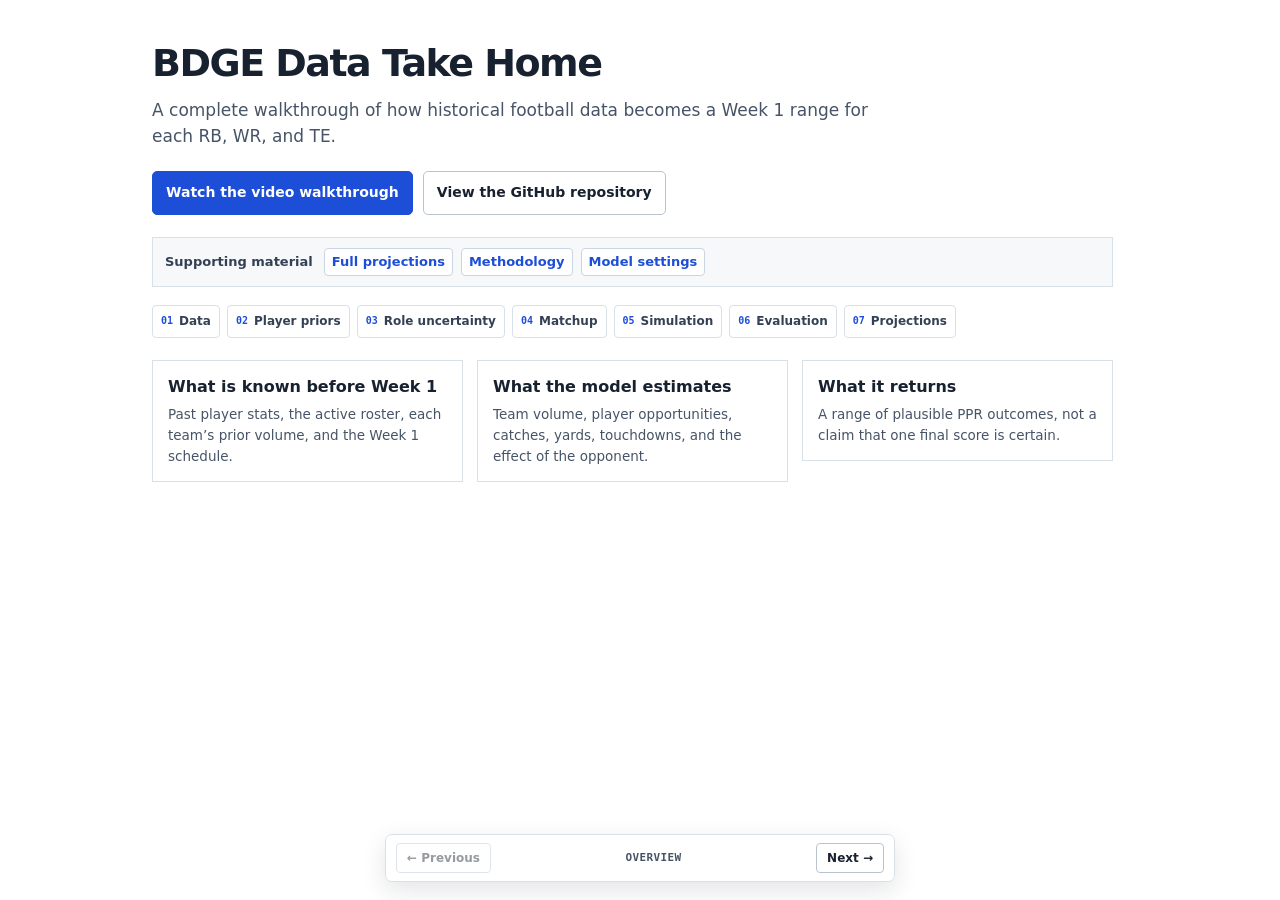
<file: docs/week1_projection_demo.html>
<!doctype html>
<html lang="en">
<head>
<meta charset="utf-8">
<meta name="viewport" content="width=device-width,initial-scale=1">
<title>BDGE Data Take Home: Week 1 Walkthrough</title>
<style>
:root{--ink:#18212f;--muted:#5f6c7b;--rule:#d8e0e8;--soft:#f6f8fa;--blue:#1d4ed8;--code:#172033;--green:#166534}*{box-sizing:border-box}html{scroll-behavior:smooth}body{margin:0;background:#fff;color:var(--ink);font:15px/1.55 ui-sans-serif,system-ui,-apple-system,BlinkMacSystemFont,"Segoe UI",sans-serif}.page{max-width:1040px;margin:0 auto;padding:40px 28px 72px}.kicker{font:700 11px/1 ui-monospace,SFMono-Regular,Menlo,monospace;letter-spacing:.08em;text-transform:uppercase;color:var(--blue)}h1{font-size:37px;letter-spacing:-.035em;line-height:1.12;margin:10px 0 12px}h2{font-size:25px;letter-spacing:-.025em;line-height:1.2;margin:0 0 12px}h3{font-size:16px;margin:0 0 6px}.subtitle{max-width:760px;color:#475467;font-size:16px;margin:0}.resource-links{display:flex;align-items:center;gap:8px;flex-wrap:wrap;margin:20px 0 3px;padding:10px 12px;border:1px solid var(--rule);background:var(--soft);font-size:13px}.resource-links strong{margin-right:3px;color:#344054}.resource-links a{padding:3px 7px;border:1px solid #cbd5e1;border-radius:4px;background:#fff;font-weight:600}nav{display:flex;gap:13px;flex-wrap:wrap;padding:16px 0 0;font-size:13px}a{color:var(--blue);text-decoration:none}a:hover{text-decoration:underline}section{padding:36px 0;border-bottom:1px solid var(--rule)}p{margin:0 0 12px}.lead{font-size:16px;max-width:850px}.summary-grid,.grid{display:grid;grid-template-columns:repeat(2,minmax(0,1fr));gap:18px;align-items:start}.summary-grid{grid-template-columns:repeat(3,minmax(0,1fr);margin:22px 0 2px}.card{border:1px solid var(--rule);padding:14px 15px;background:#fff}.card p{font-size:13.5px;color:#475467;margin:0}.card b{display:block;margin-bottom:5px}.work{border:1px solid var(--rule);margin:16px 0}.work-head{padding:7px 11px;background:var(--soft);border-bottom:1px solid var(--rule);font:700 11px/1 ui-monospace,SFMono-Regular,Menlo,monospace;text-transform:uppercase;letter-spacing:.05em;color:var(--muted)}pre{margin:0;padding:12px 14px;overflow:auto;background:var(--code);color:#e5edf9;font:12px/1.48 ui-monospace,SFMono-Regular,Menlo,monospace}.comment{color:#9aa8ba}.df{border:1px solid var(--rule);background:#fff;margin:15px 0;overflow-x:auto}.df table{border-collapse:collapse;width:100%;font:12.5px/1.35 ui-monospace,SFMono-Regular,Menlo,monospace;table-layout:auto}.df caption{text-align:left;padding:9px 11px;background:var(--soft);border-bottom:1px solid var(--rule);font:700 11px/1.3 ui-monospace,SFMono-Regular,Menlo,monospace;color:#445267;text-transform:uppercase;letter-spacing:.05em}.df th{padding:7px 9px;text-align:right;background:#fbfcfd;border-bottom:1px solid var(--rule);font-weight:700;color:#344054;white-space:normal}.df th:first-child,.df td:first-child{text-align:left}.df td{padding:7px 9px;text-align:right;border-bottom:1px solid #edf1f5;white-space:normal}.df tbody tr:nth-child(even){background:#fafbfc}.df tbody tr:last-child td{border-bottom:0}.formula{padding:12px 14px;background:#f8fafc;border-left:3px solid var(--blue);font:13px/1.5 ui-monospace,SFMono-Regular,Menlo,monospace;margin:12px 0}.note{font-size:13.5px;color:#475467;padding:11px 13px;background:#f8fafc;border:1px solid var(--rule);margin:14px 0}.note b{color:#344054}.steps{margin:7px 0 0;padding-left:19px}.steps li{margin:4px 0}.metric-list{display:grid;grid-template-columns:145px 1fr;gap:8px 14px;font-size:14px;margin:14px 0}.metric-list b{font-family:ui-monospace,SFMono-Regular,Menlo,monospace;font-size:12px;color:#344054}.calibration-figure{margin:18px 0;border:1px solid var(--rule);background:#fff;padding:14px}.calibration-figure img{display:block;width:100%;max-width:650px;margin:0 auto}.calibration-figure figcaption{max-width:650px;margin:10px auto 0;font-size:13px;color:#475467}.footer{padding-top:24px;color:var(--muted);font-size:13px}.calc-widget{border:1px solid var(--rule);margin-top:16px}.calc-controls{display:flex;align-items:center;justify-content:space-between;gap:14px;padding:12px 14px;background:var(--soft);border-bottom:1px solid var(--rule);font-size:13px}.calc-controls label{font-weight:700}.calc-controls select{margin-left:8px;padding:5px 8px;border:1px solid #b9c4d1;border-radius:4px;background:#fff;color:var(--ink);font:inherit}.calc-meta{display:flex;gap:18px;flex-wrap:wrap;padding:12px 14px 0;font:13px/1.4 ui-monospace,SFMono-Regular,Menlo,monospace;color:#475467}.calc-body{padding:0 14px 14px}.calc-body .df{margin-top:12px}.good{color:var(--green);font-weight:700}@media(max-width:760px){.page{padding:28px 17px}.summary-grid,.grid{grid-template-columns:1fr}h1{font-size:31px}.df{margin-left:0;margin-right:0}.df th,.df td{padding:6px 7px;font-size:11.5px}.metric-list{grid-template-columns:1fr}.calc-controls{align-items:flex-start;flex-direction:column}}
/* Correct the summary layout after the base grid declaration. */
.summary-grid{grid-template-columns:repeat(3,minmax(0,1fr));margin:22px 0 2px}
</style>
<style>
/* Layout repair: keep the walkthrough's data tables compact and readable. */
.summary-grid{display:grid;grid-template-columns:repeat(3,minmax(0,1fr));gap:18px;margin:22px 0 2px}
.grid{display:grid;grid-template-columns:repeat(2,minmax(0,1fr));gap:18px;align-items:start}
.df{margin:15px 0;overflow-x:auto;border:1px solid #d8e0e8;background:#fff}
.df table{width:100%;border-collapse:collapse;table-layout:auto;font:12.5px/1.35 ui-monospace,SFMono-Regular,Menlo,monospace}
.df caption{padding:9px 11px;text-align:left;border-bottom:1px solid #d8e0e8;background:#f6f8fa;color:#445267;font:700 11px/1.3 ui-monospace,SFMono-Regular,Menlo,monospace;letter-spacing:.05em;text-transform:uppercase}
.df th,.df td{padding:7px 9px;border-bottom:1px solid #edf1f5;white-space:normal}
.df th{background:#fbfcfd;color:#344054;font-weight:700;text-align:right}
.df td{text-align:right}
.df th:first-child,.df td:first-child{text-align:left}
.df tbody tr:nth-child(even){background:#fafbfc}
.df tbody tr:last-child td{border-bottom:0}
.calibration-figure{margin:18px 0;border:1px solid #d8e0e8;background:#fff;padding:14px}
.calibration-figure img{display:block;width:100%;max-width:650px;margin:0 auto}
.calibration-figure figcaption{max-width:650px;margin:10px auto 0;font-size:13px;color:#475467}
.calc-widget{margin-top:16px;border:1px solid #d8e0e8;background:#fff}
.calc-controls{display:flex;align-items:center;justify-content:space-between;gap:12px;padding:11px 14px;border-bottom:1px solid #d8e0e8;background:#f6f8fa;font-size:13px}
.calc-controls label{display:flex;align-items:center;gap:8px;font-weight:700}
.calc-controls select{min-width:220px;padding:5px 30px 5px 8px;border:1px solid #b9c4d1;border-radius:4px;background:#fff;color:#18212f;font:inherit}
.calc-diagnostic{color:#5f6c7b;font:12px/1.2 ui-monospace,SFMono-Regular,Menlo,monospace}
.calc-body{padding:0 14px 14px}
.calc-meta{display:flex;align-items:center;gap:10px;flex-wrap:wrap;padding:14px 0 1px}
.calc-player{margin-right:6px;color:#18212f;font-size:18px;line-height:1.1}
.calc-player span{margin-left:6px;color:#5f6c7b;font-size:13px;font-weight:500}
.calc-stat{min-width:82px;padding-left:10px;border-left:1px solid #d8e0e8;color:#5f6c7b;font-size:12px}
.calc-stat b{display:block;color:#18212f;font-size:15px;line-height:1.2}
.calc-body .df{margin-top:12px}
.article-rules{margin:16px 0;padding:13px 14px;border:1px solid #d8e0e8;background:#f8fafc}
.article-rules p{margin:0 0 10px}.article-rules p:last-child{margin-bottom:0}
.article-rules b{color:#18212f}
@media(max-width:760px){.summary-grid,.grid{grid-template-columns:1fr}.df th,.df td{padding:6px 7px;font-size:11.5px}.calc-controls{align-items:flex-start;flex-direction:column}.calc-controls select{min-width:0}.calc-player{width:100%;margin-bottom:2px}.calc-stat{padding-left:0;border-left:0}}
</style>
<style id="walkthrough-styles">
:root{--ink:#18212f;--muted:#5f6c7b;--rule:#d8e0e8;--soft:#f6f8fa;--blue:#1d4ed8;--code:#172033}
*{box-sizing:border-box}body{margin:0;background:#fff;color:var(--ink);font:16px/1.55 ui-sans-serif,system-ui,-apple-system,BlinkMacSystemFont,"Segoe UI",sans-serif}.page{max-width:1040px;margin:0 auto;padding:42px 32px 76px}h1{margin:10px 0 12px;font-size:38px;line-height:1.12;letter-spacing:-.04em}h2{margin:0 0 14px;font-size:26px;line-height:1.18;letter-spacing:-.03em}h3{margin:22px 0 8px;font-size:17px}.kicker{color:var(--blue);font:700 11px/1 ui-monospace,SFMono-Regular,Menlo,monospace;letter-spacing:.1em;text-transform:uppercase}.subtitle{max-width:760px;margin:0;color:#475467;font-size:17px}.resource-links{display:flex;flex-wrap:wrap;align-items:center;gap:8px;margin:22px 0 18px;padding:10px 12px;border:1px solid var(--rule);background:var(--soft);font-size:13px}.resource-links strong{color:#344054}.resource-links a{padding:3px 7px;border:1px solid #cbd5e1;border-radius:4px;background:#fff;font-weight:600}.step-nav{display:flex;flex-wrap:wrap;gap:7px;margin:0;padding:0}.step-nav a{display:flex;align-items:center;gap:6px;padding:6px 8px;border:1px solid var(--rule);border-radius:4px;background:#fff;color:#344054;font-size:12px;font-weight:650}.step-nav a span{color:var(--blue);font:700 10px/1 ui-monospace,SFMono-Regular,Menlo,monospace}a{color:var(--blue);text-decoration:none}a:hover{text-decoration:underline}section{padding:38px 0;border-bottom:1px solid var(--rule)}p{margin:0 0 14px}.lead{max-width:850px;font-size:17px}.summary-grid{display:grid;grid-template-columns:repeat(3,minmax(0,1fr));gap:14px;margin:22px 0 0}.card{padding:14px 15px;border:1px solid var(--rule);background:#fff}.card b{display:block;margin-bottom:5px}.card p{margin:0;color:#475467;font-size:13.5px}.work{margin:18px 0;border:1px solid var(--rule)}.work-head{padding:8px 11px;border-bottom:1px solid var(--rule);background:var(--soft);color:#5f6c7b;font:700 11px/1 ui-monospace,SFMono-Regular,Menlo,monospace;letter-spacing:.05em;text-transform:uppercase}pre{margin:0;padding:13px 15px;overflow:auto;background:var(--code);color:#e5edf9;font:12px/1.5 ui-monospace,SFMono-Regular,Menlo,monospace}.df{margin:16px 0;overflow-x:auto;border:1px solid var(--rule);background:#fff}.df table{width:100%;border-collapse:collapse;font:12.5px/1.4 ui-monospace,SFMono-Regular,Menlo,monospace}.df caption{padding:9px 11px;border-bottom:1px solid var(--rule);background:var(--soft);color:#445267;text-align:left;font:700 11px/1.35 ui-monospace,SFMono-Regular,Menlo,monospace;letter-spacing:.05em;text-transform:uppercase}.df th,.df td{padding:8px 9px;border-bottom:1px solid #edf1f5;text-align:right;white-space:normal}.df th{background:#fbfcfd;color:#344054;font-weight:700}.df th:first-child,.df td:first-child{text-align:left}.df tbody tr:nth-child(even){background:#fafbfc}.df tbody tr:last-child td{border-bottom:0}.formula{margin:15px 0;padding:12px 14px;border-left:3px solid var(--blue);background:#f8fafc;font:13px/1.5 ui-monospace,SFMono-Regular,Menlo,monospace}.note,.article-rules{margin:16px 0;padding:12px 14px;border:1px solid var(--rule);background:#f8fafc;color:#475467;font-size:14px}.note b,.article-rules b{color:#344054}.article-rules p{margin:0 0 10px}.article-rules p:last-child{margin-bottom:0}.metric-list{display:grid;grid-template-columns:170px minmax(0,1fr);gap:10px 16px;margin:18px 0;padding:14px;border:1px solid var(--rule);background:#fff}.metric-list b{color:#18212f;font-size:14px}.metric-list span{color:#475467}.calibration-figure{margin:18px 0;padding:14px;border:1px solid var(--rule);background:#fff}.calibration-figure img{display:block;width:100%;max-width:650px;margin:0 auto}.calibration-figure figcaption{max-width:650px;margin:10px auto 0;color:#475467;font-size:13px}.calc-widget{margin-top:16px;border:1px solid var(--rule);background:#fff}.calc-controls{display:flex;align-items:center;justify-content:space-between;gap:12px;padding:11px 14px;border-bottom:1px solid var(--rule);background:var(--soft);font-size:13px}.calc-controls label{display:flex;align-items:center;gap:8px;font-weight:700}.calc-controls select{min-width:220px;padding:5px 30px 5px 8px;border:1px solid #b9c4d1;border-radius:4px;background:#fff;color:var(--ink);font:inherit}.calc-diagnostic{color:var(--muted);font:12px/1.2 ui-monospace,SFMono-Regular,Menlo,monospace}.calc-body{padding:0 14px 14px}.calc-meta{display:flex;align-items:center;gap:10px;flex-wrap:wrap;padding:14px 0 1px}.calc-player{margin-right:6px;color:var(--ink);font-size:18px;line-height:1.1}.calc-player span{margin-left:6px;color:var(--muted);font-size:13px;font-weight:500}.calc-stat{min-width:82px;padding-left:10px;border-left:1px solid var(--rule);color:var(--muted);font-size:12px}.calc-stat b{display:block;color:var(--ink);font-size:15px;line-height:1.2}.calc-body .df{margin-top:12px}.footer{padding-top:24px;color:var(--muted);font-size:13px}@media(max-width:760px){.page{padding:28px 17px}.summary-grid{grid-template-columns:1fr}.step-nav{gap:6px}.step-nav a{font-size:11px}.df th,.df td{padding:7px;font-size:11.5px}.metric-list{grid-template-columns:1fr;gap:3px;margin:14px 0}.metric-list span{margin-bottom:8px}.calc-controls{align-items:flex-start;flex-direction:column}.calc-controls select{min-width:0}.calc-player{width:100%;margin-bottom:2px}.calc-stat{padding-left:0;border-left:0}}
</style>
<style>
.simulation-steps{display:grid;grid-template-columns:repeat(2,minmax(0,1fr));gap:8px 18px;margin:18px 0;padding:0;list-style-position:inside}.simulation-steps li{padding:10px 12px;border:1px solid #d8e0e8;background:#fff;color:#344054}.simulation-steps li::marker{color:#1d4ed8;font-weight:800}.simulation-steps li:last-child{grid-column:span 2}@media(max-width:760px){.simulation-steps{grid-template-columns:1fr}.simulation-steps li:last-child{grid-column:auto}}
</style>
<style id="deck-styles">
/* The deck layer is added by JavaScript; without it, this stays a normal article. */
body.deck-ready{overflow:hidden}
.deck-ready .page{height:100dvh;padding:0 32px}
.deck-ready .slide{display:none;height:calc(100dvh - 96px);overflow-y:auto;padding:42px 0 96px;border-bottom:0;scrollbar-gutter:stable}
.deck-ready .slide.is-active{display:block;animation:slide-enter 180ms ease-out}
.deck-ready .slide > :first-child{margin-top:0}
.deck-ready .slide .summary-grid{margin-bottom:0}
.deck-controls{position:fixed;z-index:20;left:50%;bottom:18px;display:flex;align-items:center;gap:8px;min-width:min(510px,calc(100vw - 34px));padding:8px 10px;border:1px solid var(--rule);border-radius:7px;background:rgba(255,255,255,.96);box-shadow:0 8px 24px rgba(24,33,47,.12);transform:translateX(-50%);backdrop-filter:blur(8px)}
.deck-controls button{padding:7px 10px;border:1px solid #b9c4d1;border-radius:4px;background:#fff;color:var(--ink);font:650 12px/1.2 ui-sans-serif,system-ui,sans-serif;cursor:pointer}
.deck-controls button:hover:not(:disabled){border-color:var(--blue);color:var(--blue)}
.deck-controls button:disabled{opacity:.45;cursor:not-allowed}
.deck-progress{flex:1;color:#475467;text-align:center;font:700 11px/1.2 ui-monospace,SFMono-Regular,Menlo,monospace;letter-spacing:.035em;text-transform:uppercase}
.deck-progress b{color:var(--blue)}
.step-nav a.is-current{border-color:var(--blue);background:#eff6ff;color:var(--blue)}
.overview-actions{display:flex;flex-wrap:wrap;gap:10px;margin:22px 0 0}
.overview-actions a{display:inline-flex;align-items:center;justify-content:center;padding:10px 13px;border:1px solid #b9c4d1;border-radius:5px;background:#fff;color:var(--ink);font-size:14px;font-weight:700;text-decoration:none}
.overview-actions a.primary{border-color:var(--blue);background:var(--blue);color:#fff}
.overview-actions a:hover{border-color:var(--blue);text-decoration:none}
.overview-actions a.primary:hover{background:#1e40af}
@keyframes slide-enter{from{opacity:0;transform:translateX(10px)}to{opacity:1;transform:translateX(0)}}
@media(max-width:760px){.deck-ready .page{padding:0 17px}.deck-ready .slide{height:calc(100dvh - 82px);padding:28px 0 82px}.deck-controls{bottom:10px;min-width:calc(100vw - 22px);padding:7px}.deck-controls button{padding:7px 8px}.deck-progress{font-size:10px}.overview-actions{margin-top:18px}.overview-actions a{width:100%}}
@media(prefers-reduced-motion:reduce){.deck-ready .slide.is-active{animation:none}}
</style>
</head>
<body>
<main class="page">
<header>
<h1>BDGE Data Take Home</h1>
<p class="subtitle">A complete walkthrough of how historical football data becomes a Week 1 range for each RB, WR, and TE.</p>
<div class="overview-actions"><a class="primary" href="https://www.loom.com/share/e4200774532f46c68fc1481e2823aa98" target="_blank" rel="noopener noreferrer">Watch the video walkthrough</a><a href="https://github.com/pranavrajaram/bdge-take-home" target="_blank" rel="noopener noreferrer">View the GitHub repository</a></div>
<div class="resource-links"><strong>Supporting material</strong><a href="projections.html">Full projections</a><a href="methodology.html">Methodology</a><a href="hyperparameters.html">Model settings</a></div>
<nav class="step-nav"><a href="#data"><span>01</span>Data</a><a href="#priors"><span>02</span>Player priors</a><a href="#role"><span>03</span>Role uncertainty</a><a href="#matchup"><span>04</span>Matchup</a><a href="#simulation"><span>05</span>Simulation</a><a href="#evaluation"><span>06</span>Evaluation</a><a href="#projections"><span>07</span>Projections</a></nav>
<div class="summary-grid">
  <div class="card"><b>What is known before Week 1</b><p>Past player stats, the active roster, each team’s prior volume, and the Week 1 schedule.</p></div>
  <div class="card"><b>What the model estimates</b><p>Team volume, player opportunities, catches, yards, touchdowns, and the effect of the opponent.</p></div>
  <div class="card"><b>What it returns</b><p>A range of plausible PPR outcomes, not a claim that one final score is certain.</p></div>
</div>
</header>

<section id="data">
<div class="kicker">Step 1</div><h2>Build the historical player table</h2>
<p class="lead">The starting table has one row for each player in each game from 2021 through 2025. The important idea is to separate a player’s share of team work from the total work available to that team.</p>
<div class="df"><table><caption>Historical data used for the forecast</caption><thead><tr><th>Seasons</th><th>Positions</th><th>Scoring</th></tr></thead><tbody><tr><td>2021–2025</td><td>RB, WR, TE</td><td>1 PPR, 0.1 yards, 6 TD</td></tr></tbody></table></div>
<div class="note"><b>Why start with football events?</b> Past fantasy scores mix volume, efficiency, touchdowns, and game context. This model estimates those pieces separately, then adds them under the scoring rules.</div>
<div class="work"><div class="work-head">Create the team opportunity pools</div><pre>team_targets       = sum(targets)
team_rush_attempts = sum(carries)
team_pass_attempts = sum(QB attempts)

target_share = player_targets / team_targets
rush_share   = player_carries / team_rush_attempts</pre></div>
<div class="df"><table><caption>Example: how one San Francisco game becomes player shares</caption><thead><tr><th>Player</th><th>Targets</th><th>Carries</th><th>Target share</th><th>Rush share</th></tr></thead><tbody><tr><td>C. McCaffrey</td><td>10</td><td>22</td><td>31.3%</td><td>71.0%</td></tr><tr><td>R. Pearsall</td><td>7</td><td>0</td><td>21.9%</td><td>0.0%</td></tr><tr><td>J. Jennings</td><td>5</td><td>0</td><td>15.6%</td><td>0.0%</td></tr></tbody></table></div>
</section>

<section id="priors">
<div class="kicker">Step 2</div><h2>Create player priors</h2>
<p class="lead">A Week 1 forecast cannot use Week 1 usage. It starts with what the player did in completed seasons, gives recent seasons more weight, and uses the player’s new team for the amount of team work available.</p>
<div class="article-rules"><p><b>Recent seasons matter more.</b> For three equal length seasons, the latest supplies 51% of the total weight, so a player’s current role matters without erasing earlier evidence.</p><p><b>Small samples borrow from the position.</b> A rookie starts near the RB, WR, or TE average; that pull fades out by 48 prior games.</p></div>
<div class="formula">weight for a 2025 game = 0.60 ^ 1<br>weight for a 2024 game = 0.60 ^ 2</div>
<div class="df"><table><caption>Target share pooling: established player versus limited evidence</caption><thead><tr><th>Player</th><th>Prior games</th><th>Raw player rate</th><th>Position average</th><th>Average strength</th><th>Rate used</th></tr></thead><tbody><tr><td>Christian McCaffrey</td><td>61</td><td>.217</td><td>.064 (RB)</td><td>0.00</td><td>.217</td></tr><tr><td>Malik Nabers</td><td>19</td><td>.331</td><td>.131 (WR)</td><td>8.46</td><td>.269</td></tr></tbody></table></div>
<p class="note"><b>How to read this:</b> McCaffrey has passed the 48 game threshold, so his rate remains unchanged. Nabers has only 19 prior games, so his raw .331 target share is pulled 6.2 percentage points toward the WR average before it enters the simulation. The model preserves the signal; it just trusts it less.</p>
<div class="df"><table><caption>Team volume for a 2026 San Francisco player</caption><thead><tr><th>Input</th><th>Value</th><th>Source</th></tr></thead><tbody><tr><td>Expected pass attempts</td><td>33.76</td><td>Mean across San Francisco’s 17 games in 2025</td></tr><tr><td>Expected rush attempts</td><td>28.29</td><td>Mean across San Francisco’s 17 games in 2025</td></tr></tbody></table></div>
<p class="note"><b>Important:</b> the model does not feed a player’s old fantasy point total back into the forecast. Fantasy points are held out for evaluation; the player priors are workload and efficiency rates.</p>
</section>

<section id="role">
<div class="kicker">Step 3</div><h2>Represent role uncertainty</h2>
<p class="lead">A player can have a reasonable expected role without having a certain role. The model widens the possible target and carry shares for rookies, players on a new team, and players with limited or unstable history.</p>
<div class="work"><div class="work-head">Role score used by the model</div><pre>uncertainty = sample size + team change
              + rookie status + past share volatility

share concentration = 70 × (1 - uncertainty) + 5</pre></div>
<div class="note"><b>What this changes:</b> it does not add arbitrary fantasy points. It makes the possible role wider before targets and carries are drawn, which naturally widens the final PPR range.</div>
<div class="df"><table><caption>Same position, different certainty about workload</caption><thead><tr><th>Player</th><th>Prior games</th><th>New team or rookie?</th><th>Role uncertainty</th><th>Interpretation</th></tr></thead><tbody><tr><td>Christian McCaffrey</td><td>61</td><td>No</td><td>.121</td><td>His share stays fairly close to recent usage in most draws</td></tr><tr><td>Jonah Coleman</td><td>0</td><td>Rookie</td><td>.716</td><td>His possible share runs from small to meaningful</td></tr></tbody></table></div>
</section>

<section id="matchup">
<div class="kicker">Step 4</div><h2>Apply a small matchup adjustment</h2>
<p class="lead">The Week 1 opponent is known in advance. The model checks what that defense allowed to the player’s position, pulls the result toward the league average, and limits the effect to 8% in either direction.</p>
<div class="formula">matchup adjustment = opponent’s prior points allowed ÷ league average<br>final points = simulated PPR points × adjustment, limited to .92 through 1.08</div>
<div class="df"><table><caption>Examples from the current Week 1 schedule</caption><thead><tr><th>Player</th><th>Opponent</th><th>Position</th><th>Adjustment</th><th>Meaning</th></tr></thead><tbody><tr><td>Christian McCaffrey</td><td>LA</td><td>RB</td><td>.927</td><td>A 7.3% reduction after pooling and the cap</td></tr><tr><td>Puka Nacua</td><td>SF</td><td>WR</td><td>1.015</td><td>A 1.5% increase after pooling and the cap</td></tr></tbody></table></div>
<p class="note">This is deliberately modest. It reflects previous points allowed by that defense to the same position; it does not pretend to know every injury, scheme change, weather condition, or game script.</p>
</section>

<section id="simulation">
<div class="kicker">Step 5</div><h2>Simulate football events, then score them</h2>
<p class="lead">The model runs 20,000 plausible games for each player. In every draw it creates a team workload, assigns the player a share, turns the work into football stats, and scores the result under full PPR.</p>
<ol class="simulation-steps"><li>Draw a plausible number of team pass attempts and rush attempts.</li><li>Draw the player’s target share and carry share. Higher role uncertainty means a wider draw.</li><li>Turn shares into discrete targets and carries.</li><li>Draw receptions conditional on targets.</li><li>Draw positive, right skewed yards conditional on receptions and carries.</li><li>Draw receiving and rushing touchdowns using strongly shrunk touchdown rates.</li><li>Convert the resulting stat line to PPR fantasy points, then apply the small opponent multiplier when the Week 1 matchup is known.</li></ol>
<h3>Model inputs</h3>
<div class="df"><table><caption>Simulation feature matrix: workload, role, and matchup inputs</caption><thead><tr><th>Player</th><th>Pos</th><th>Team pass</th><th>Team rush</th><th>Target share</th><th>Rush share</th><th>Catch rate</th><th>Role uncertainty</th><th>Matchup</th></tr></thead><tbody><tr><td>Christian McCaffrey</td><td>RB</td><td>33.76</td><td>28.29</td><td>.217</td><td>.620</td><td>.815</td><td>.121</td><td>.927</td></tr><tr><td>Bijan Robinson</td><td>RB</td><td>32.06</td><td>28.06</td><td>.176</td><td>.579</td><td>.790</td><td>.120</td><td>.938</td></tr><tr><td>Puka Nacua</td><td>WR</td><td>35.18</td><td>27.35</td><td>.304</td><td>.025</td><td>.737</td><td>.125</td><td>1.015</td></tr><tr><td>Jonah Coleman</td><td>RB</td><td>36.06</td><td>26.82</td><td>.064</td><td>.285</td><td>.533</td><td>.716</td><td>.920</td></tr></tbody></table></div>
<div class="note"><b>How to read the matrix:</b> each row is a real feature vector passed into the simulator. Team pass and rush are starting opportunity pools; shares allocate those pools; role uncertainty widens the share draws; matchup shifts the final points. The yardage and touchdown rates below are additional columns in the same model input.</div>
<h3>Turning opportunities into stats</h3>
<div class="df"><table><caption>How opportunities become football stats: Christian McCaffrey example</caption><thead><tr><th>Stat drawn</th><th>Starts with</th><th>Rate used</th><th>What happens in one simulation</th></tr></thead><tbody><tr><td>Receptions</td><td>Targets</td><td>.815 catches per target</td><td>Draw catches from the target total. The catch probability can move slightly from game to game.</td></tr><tr><td>Receiving yards</td><td>Receptions</td><td>9.17 yards per reception</td><td>Draw a positive yards per catch value, then multiply it by receptions.</td></tr><tr><td>Rushing yards</td><td>Carries</td><td>4.26 yards per carry</td><td>Draw a positive yards per carry value, then multiply it by carries.</td></tr><tr><td>Receiving TDs</td><td>Targets</td><td>.058 TDs per target</td><td>Draw from a Poisson distribution centered on targets × .058.</td></tr><tr><td>Rushing TDs</td><td>Carries</td><td>.031 TDs per carry</td><td>Draw from a Poisson distribution centered on carries × .031.</td></tr><tr><td>Fantasy points</td><td>All stat draws</td><td>Full PPR, matchup .927</td><td>Receptions + .1 × total yards + 6 × total TDs; then multiply by the matchup adjustment.</td></tr></tbody></table></div>
<p class="note"><b>Where the rates come from:</b> each is a recency weighted player rate from Step 2, with limited histories pulled toward the position average. McCaffrey has 61 prior games, so his own history supplies the rates shown above.</p>
<p class="note"><b>Why use distributions:</b> the beta binomial allows catch rate to move from game to game. Gamma yardage stays positive and allows occasional larger gains; Poisson touchdown draws keep touchdowns rare rather than assigning a fractional touchdown to every game.</p>
<p class="note"><b>Why simulate instead of fit one large machine learning model?</b> There are few true Week 1 examples, and a direct model can hide why a forecast moved. Here, each change has a visible source: volume, role, efficiency, touchdowns, or matchup.</p>
</section>

<section id="evaluation">
<div class="kicker">Step 6</div><h2>Test whether the ranges are useful</h2>
<p class="lead">The evaluation replays past Week 1s. For the 2025 test, the model is built only from 2021–2024, then compared with the real 2025 result. Repeating that process shows both point accuracy and whether the stated ranges are honest.</p>
<div class="metric-list"><b>Median error</b><span>How far the middle forecast was from the result. Lower is better.</span><b>50% and 80% coverage</b><span>If a range says 80%, roughly 80% of real results should fall inside it.</span><b>Range width</b><span>A narrow range is useful only if it still captures its stated share of outcomes.</span></div>
<div class="note"><b>Walk forward calibration:</b> first make a forecast for an old Week 1 without seeing the answer. Then use only earlier forecast errors to correct the next range. For the 2026 report, the correction comes from completed 2022–2025 Week 1 forecasts, never from 2026 results.</div>
<div class="df"><table><caption>Week 1 backtest: point accuracy and range coverage</caption><thead><tr><th>Model</th><th>Median error</th><th>50% coverage</th><th>80% coverage</th><th>80% range width</th></tr></thead><tbody><tr><td>Component model</td><td>2.84</td><td>.439</td><td>.757</td><td>11.27</td></tr><tr><td>Component model + calibration</td><td>2.87</td><td>.541</td><td>.874</td><td>14.43</td></tr><tr><td>Position average baseline</td><td>2.82</td><td>.635</td><td>.844</td><td>12.11</td></tr><tr><td>Similar usage baseline</td><td>3.10</td><td>.626</td><td>.891</td><td>14.91</td></tr></tbody></table></div>
<figure class="calibration-figure"><img src="assets/calibration.png" alt="Calibration curve comparing the coverage promised by each interval with the coverage observed in the Week 1 backtest."><figcaption><b>Calibration curve.</b> The dashed diagonal is the target: an 80% range should contain the real score 80% of the time. A line below it is too narrow; a line above it is cautious. The calibrated component model sits above the line at 80%, matching the 87.4% coverage in the table.</figcaption></figure>
<p>The raw component range was a little narrow: its 80% range caught 75.7% of actual outcomes. Calibration widens the published range and raises that to 87.4%. That is cautious rather than perfect, but it is preferable to presenting an overconfident range.</p>
</section>

<section id="projections">
<div class="kicker">Step 7</div><h2>Read the Week 1 projections</h2>
<p class="lead">Start with one player’s simulated stat line, then compare it with the final rankings. The mean and the full simulated distribution already include the matchup adjustment; the published percentiles then receive the walk forward calibration from the previous step.</p>
<h3>Worked final calculation</h3>
<p>Choose a player. The widget replays the same 20,000 draws used for the production projection, then shows the football-stat arithmetic, matchup adjustment, and reported calibrated P50.</p>
<div class="calc-widget">
  <div class="calc-controls"><label for="calc-player">Player <select id="calc-player"></select></label><span class="calc-diagnostic">20,000 draw production diagnostic</span></div>
  <div id="calc-body" class="calc-body"></div>
</div>
<h3>Selected Week 1 projections</h3>
<div class="df"><table><caption>Simulation mean and calibrated range</caption><thead><tr><th>Player</th><th>Pos</th><th>Opponent</th><th>Mean</th><th>P10</th><th>P50</th><th>P90</th><th>Role uncertainty</th></tr></thead><tbody><tr><td>Christian McCaffrey</td><td>RB</td><td>LA</td><td>20.58</td><td>8.94</td><td>19.14</td><td>35.05</td><td>.121</td></tr><tr><td>Bijan Robinson</td><td>RB</td><td>PIT</td><td>16.78</td><td>6.84</td><td>15.50</td><td>29.47</td><td>.120</td></tr><tr><td>Ja'Marr Chase</td><td>WR</td><td>TB</td><td>17.96</td><td>6.27</td><td>16.26</td><td>34.27</td><td>.121</td></tr><tr><td>CeeDee Lamb</td><td>WR</td><td>NYG</td><td>16.30</td><td>5.62</td><td>14.65</td><td>31.71</td><td>.125</td></tr><tr><td>Trey McBride</td><td>TE</td><td>LAC</td><td>12.08</td><td>4.17</td><td>10.86</td><td>20.93</td><td>.132</td></tr></tbody></table></div>
<p class="note"><b>Mean versus P50:</b> both are based on the same matchup adjusted simulation draws. The mean is the average of every draw. P50 is the middle draw and is then calibrated before publication. Touchdowns make outcomes right skewed, so the mean is usually above P50 even before calibration.</p>
<div class="resource-links"><strong>Explore the output</strong><a href="projections.html">Full player table</a><a href="projections.csv">Download CSV</a><a href="methodology.html">Detailed methodology</a></div>
<p class="footer">The complete table is sorted by mean projection across positions.</p>
</section>
</main>
<script src="diagnostic_widget_data.js"></script>
<script>
(() => {
  const data = window.COMPONENT_DIAGNOSTICS || [];
  const select = document.getElementById("calc-player");
  const body = document.getElementById("calc-body");
  const fmt = value => Number(value).toFixed(2);
  data.forEach((player, index) => {
    const option = document.createElement("option");
    option.value = String(index);
    option.textContent = player.player + " · " + player.position + " / " + player.team;
    select.appendChild(option);
  });
  function render() {
    const player = data[Number(select.value)];
    if (!player) return;
    const yards = player.receiving_yards + player.rushing_yards;
    const touchdowns = player.receiving_tds + player.rushing_tds;
    body.innerHTML =
      '<div class="calc-meta"><div class="calc-player"><strong>' + player.player + '</strong><span>' + player.position + ' · ' + player.team + '</span></div>' +
      '<div class="calc-stat">Targets<b>' + fmt(player.targets) + '</b></div><div class="calc-stat">Carries<b>' + fmt(player.carries) + '</b></div></div>' +
      '<div class="df"><table><caption>Football stats to PPR points</caption><thead><tr><th>Scoring part</th><th>Mean stat line</th><th>Points</th></tr></thead><tbody>' +
      '<tr><td>Receptions</td><td>' + fmt(player.receptions) + ' × 1</td><td>' + fmt(player.reception_points) + '</td></tr>' +
      '<tr><td>Yards</td><td>' + fmt(yards) + ' × .10</td><td>' + fmt(player.yardage_points) + '</td></tr>' +
      '<tr><td>Touchdowns</td><td>' + fmt(touchdowns) + ' × 6</td><td>' + fmt(player.touchdown_points) + '</td></tr>' +
      '<tr><td><b>Component PPR mean</b></td><td></td><td><b>' + fmt(player.raw_ppr_mean) + '</b></td></tr>' +
      '<tr><td>Matchup vs. ' + player.opponent + '</td><td>× ' + fmt(player.matchup_multiplier) + '</td><td>' + fmt(player.matchup_ppr_mean) + '</td></tr>' +
      '<tr><td>Reported P50</td><td>after calibration</td><td><b>' + fmt(player.reported_p50) + '</b></td></tr>' +
      '</tbody></table></div>' +
      '<p class="note">The component mean and P50 differ because touchdowns make high outcomes possible but uncommon. Calibration changes the reported percentiles, not the football stat components.</p>';
  }
  select.addEventListener("change", render);
  render();
})();
</script>
<script>
(() => {
  const deck = document.querySelector("main.page");
  if (!deck) return;
  const slides = [...deck.children].filter(element => element.matches("header, section"));
  const stepLinks = [...document.querySelectorAll(".step-nav a")];
  if (!slides.length) return;

  slides.forEach((slide, index) => {
    slide.classList.add("slide");
    slide.dataset.slideIndex = String(index);
  });
  document.body.classList.add("deck-ready");

  const controls = document.createElement("div");
  controls.className = "deck-controls";
  controls.innerHTML = [
    '<button type="button" class="deck-previous" aria-label="Previous slide">← Previous</button>',
    '<span class="deck-progress" aria-live="polite"></span>',
    '<button type="button" class="deck-next" aria-label="Next slide">Next →</button>',
  ].join("");
  document.body.appendChild(controls);

  const previous = controls.querySelector(".deck-previous");
  const next = controls.querySelector(".deck-next");
  const progress = controls.querySelector(".deck-progress");
  let activeIndex = 0;

  function titleFor(slide) {
    return slide.querySelector("h2, h1")?.textContent.trim() || "Overview";
  }

  function showSlide(index, { updateHash = true } = {}) {
    activeIndex = Math.max(0, Math.min(index, slides.length - 1));
    slides.forEach((slide, slideIndex) => {
      const active = slideIndex === activeIndex;
      slide.classList.toggle("is-active", active);
      slide.setAttribute("aria-hidden", String(!active));
      if (active) slide.scrollTop = 0;
    });
    stepLinks.forEach(link => {
      const target = link.getAttribute("href")?.slice(1);
      link.classList.toggle("is-current", slides[activeIndex].id === target);
    });
    previous.disabled = activeIndex === 0;
    next.disabled = activeIndex === slides.length - 1;
    const label = activeIndex === 0
      ? "Overview"
      : "<b>Step " + activeIndex + " of " + (slides.length - 1) + "</b> · " + titleFor(slides[activeIndex]);
    progress.innerHTML = label;
    if (updateHash) {
      const id = slides[activeIndex].id;
      history.replaceState(null, "", id ? "#" + id : location.pathname);
    }
  }

  function indexForHash() {
    const id = location.hash.slice(1);
    return Math.max(0, slides.findIndex(slide => slide.id === id));
  }

  previous.addEventListener("click", () => showSlide(activeIndex - 1));
  next.addEventListener("click", () => showSlide(activeIndex + 1));
  stepLinks.forEach(link => link.addEventListener("click", event => {
    event.preventDefault();
    const target = link.getAttribute("href")?.slice(1);
    showSlide(slides.findIndex(slide => slide.id === target));
  }));
  window.addEventListener("hashchange", () => showSlide(indexForHash(), { updateHash: false }));
  window.addEventListener("keydown", event => {
    const tag = document.activeElement?.tagName;
    if (["INPUT", "TEXTAREA", "SELECT"].includes(tag)) return;
    if (event.key === "ArrowRight" || event.key === "PageDown") {
      event.preventDefault();
      showSlide(activeIndex + 1);
    } else if (event.key === "ArrowLeft" || event.key === "PageUp") {
      event.preventDefault();
      showSlide(activeIndex - 1);
    } else if (event.key === "Home") {
      event.preventDefault();
      showSlide(0);
    } else if (event.key === "End") {
      event.preventDefault();
      showSlide(slides.length - 1);
    }
  });

  showSlide(indexForHash(), { updateHash: false });
})();
</script>
</body>
</html>
</file>
<file: docs/demo.css>
:root {
  --ink: #18212f;
  --muted: #667085;
  --rule: #d9e1ea;
  --soft: #f5f7fa;
  --blue: #1d4ed8;
  --code: #172033;
}

* { box-sizing: border-box; }
body {
  max-width: 1180px;
  margin: 0 auto;
  padding: 42px 36px 72px;
  color: var(--ink);
  background: #fff;
  font: 15px/1.55 ui-sans-serif, system-ui, -apple-system, BlinkMacSystemFont, "Segoe UI", sans-serif;
}
main { max-width: none; margin: 0; padding: 0; }
header { border-bottom: 1px solid var(--rule); padding-bottom: 20px; margin-bottom: 30px; }
h1 { font-size: 36px; letter-spacing: -.035em; line-height: 1.12; margin: 8px 0 10px; }
h2 { font-size: 24px; letter-spacing: -.025em; margin: 32px 0 12px; }
h3 { font-size: 17px; margin: 24px 0 8px; }
p { margin: 0 0 14px; }
a { color: var(--blue); text-decoration: none; }
a:hover { text-decoration: underline; }
nav { display: flex; flex-wrap: wrap; gap: 14px; margin-top: 16px; font-size: 13px; }
.kicker {
  color: var(--blue);
  font: 700 11px/1 ui-monospace, SFMono-Regular, Menlo, monospace;
  letter-spacing: .08em;
  text-transform: uppercase;
}
.subtitle { max-width: 780px; color: #475467; }
.meta { color: var(--muted); font-size: 13px; }
pre {
  padding: 14px 16px;
  overflow: auto;
  background: var(--code);
  color: #e5edf9;
  font: 12px/1.5 ui-monospace, SFMono-Regular, Menlo, monospace;
}
code { font-family: ui-monospace, SFMono-Regular, Menlo, monospace; font-size: .9em; }
p code, li code, td code { padding: 1px 4px; background: var(--soft); }
table {
  width: 100%;
  border-collapse: collapse;
  font: 12.5px/1.35 ui-monospace, SFMono-Regular, Menlo, monospace;
}
table thead { background: #f8fafc; }
th, td { padding: 7px 9px; border-bottom: 1px solid #edf1f5; text-align: right; white-space: nowrap; }
th { color: #344054; font-weight: 700; }
th:first-child, td:first-child { text-align: left; }
tbody tr:nth-child(even) { background: #fafbfc; }
main > table, body > table, .dataframe {
  display: block;
  max-width: 100%;
  overflow-x: auto;
  border: 1px solid var(--rule);
  margin: 16px 0 24px;
}
blockquote { margin: 16px 0; padding: 10px 14px; border-left: 3px solid var(--blue); background: var(--soft); color: #475467; }
hr { border: 0; border-top: 1px solid var(--rule); margin: 32px 0; }
.footer { color: var(--muted); font-size: 13px; margin-top: 28px; }
@media (max-width: 720px) {
  body { padding: 28px 18px 56px; }
  h1 { font-size: 30px; }
}
</file>
